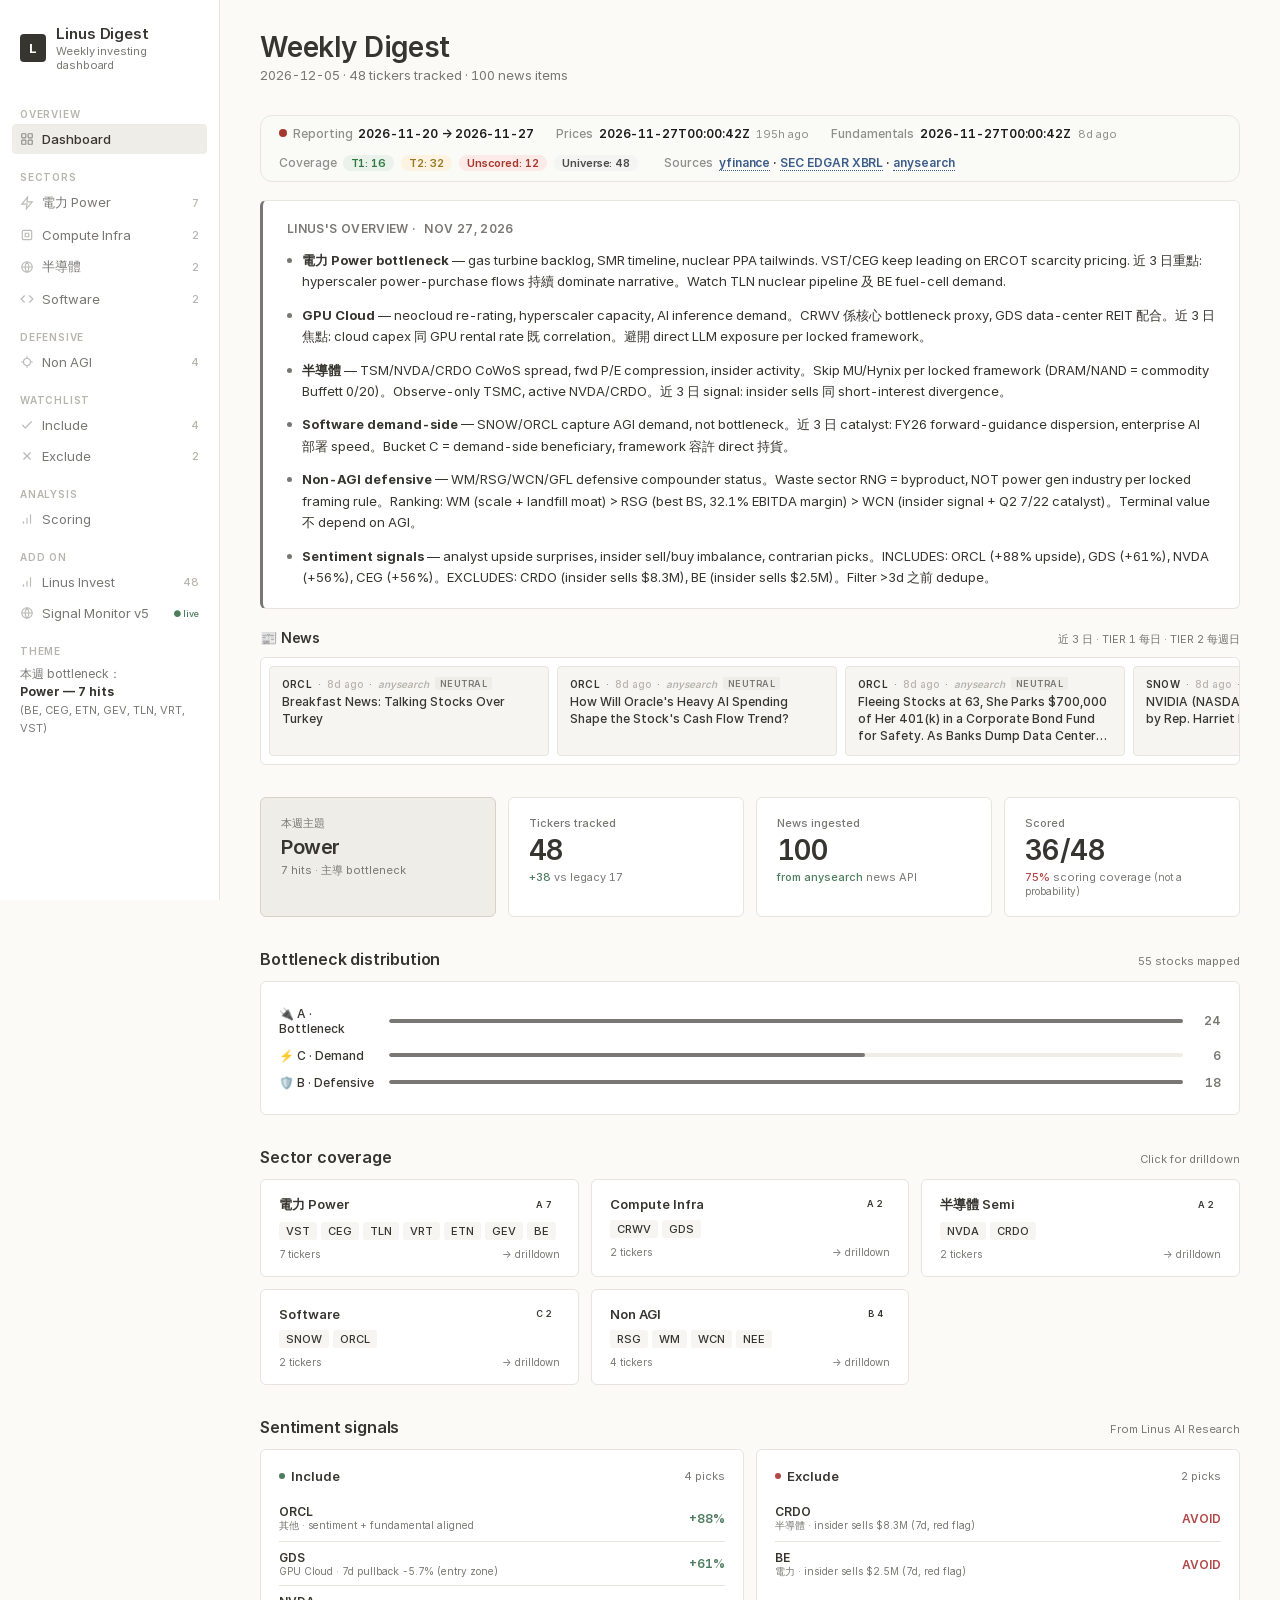
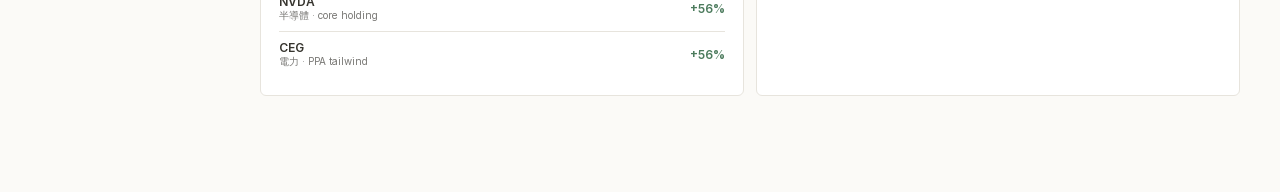
<file: index.html>
<!DOCTYPE html>
<html lang="zh-HK">
<head>
<!-- nav-badges dynamic + cache-bust 2026-07-15 -->
<meta charset="UTF-8">
<meta name="viewport" content="width=device-width, initial-scale=1.0">
<meta http-equiv="Cache-Control" content="no-cache, no-store, must-revalidate">
<meta http-equiv="Pragma" content="no-cache">
<meta http-equiv="Expires" content="0">
<title>Weekly Investing Digest — Dashboard</title>
<link rel="stylesheet" href="fonts/inter.css">
<link rel="stylesheet" href="fonts/jetbrains.css">
<style>
:root{
/* Notion-inspired warm palette — locked, no dark mode */
--bg:#fbfaf7;--surface:#ffffff;--surface-2:#f6f5f1;--surface-3:#efede7;
--border:#e7e4dd;--border-strong:#d6d2c7;
--text:#37352f;--text-muted:#787774;--text-faint:#b6b4ad;
--accent:#787774;--accent-light:#efede7;
--success:#4d7c5e;--success-light:#e8f0ea;
--warning:#b08d4a;--warning-light:#f5eeda;
--error:#b34747;--error-light:#f5e7e7;
--purple:#8b7dbe;--purple-light:#f0edf8;
--teal:#4a7d8b;--teal-light:#e8eff1;
--tier1:#37352f;--tier2:#787774;--tier3:#b08d4a;--tier4:#8b7dbe;--tierunrated:#b8b4a8;
--radius-sm:4px;--radius-md:6px;--radius-lg:8px;
--shadow:0 1px 2px rgba(0,0,0,0.04);

  /* Emil Kowalski / Apple motion tokens — added 2026-07-25 EMIL-POLISH:TOKENS */
  --fluid:  cubic-bezier(0.16, 1, 0.3, 1);
  --snap:   cubic-bezier(0.32, 0.72, 0, 1);
  --ease-out-quad: cubic-bezier(0.25, 0.46, 0.45, 0.94);
  --d-tap:  100ms;
  --d-fast: 200ms;
  --d-base: 300ms;
  --d-fluid: 400ms;
  --press-scale: 0.98;
}
*,*::before,*::after{box-sizing:border-box;margin:0;padding:0;}
html{-webkit-font-smoothing:antialiased;}
body{font-family:'Inter',-apple-system,BlinkMacSystemFont,sans-serif;font-size:14px;color:var(--text);background:var(--bg);min-height:100vh;font-feature-settings:'tnum' 1;}
a{color:inherit;text-decoration:none;}
button{cursor:pointer;background:none;border:none;font:inherit;color:inherit;}

/* SIDEBAR */
.app{display:flex;min-height:100vh;align-items:flex-start;}
.sidebar{width:220px;background:var(--surface);border-right:1px solid var(--border);padding:24px 12px;flex-shrink:0;position:sticky;top:0;height:100vh;overflow-y:auto;transition:transform var(--d-base) var(--fluid);}
.sidebar-logo{font-size:15px;font-weight:600;letter-spacing:-0.01em;padding:0 8px 20px;display:flex;align-items:center;gap:10px;}
.logo-mark{width:28px;height:28px;background:var(--text);border-radius:4px;display:flex;align-items:center;justify-content:center;color:var(--surface);font-weight:700;font-size:13px;}
.logo-sub{font-size:11px;color:var(--text-muted);font-weight:400;margin-top:1px;}
.nav-section{font-size:10px;font-weight:600;color:var(--text-faint);letter-spacing:0.08em;text-transform:uppercase;padding:16px 8px 4px;}
.nav-item{display:flex;align-items:center;gap:8px;padding:7px 8px;border-radius:var(--radius-sm);font-size:13px;color:var(--text-muted);cursor:pointer;margin-bottom:1px;font-weight:400;transition:background var(--d-fast) var(--fluid),color var(--d-fast) var(--fluid);}
.nav-item:hover{background:var(--surface-2);color:var(--text);}
.nav-item.active{background:var(--surface-3);color:var(--text);font-weight:500;}
.nav-item svg{width:14px;height:14px;flex-shrink:0;opacity:0.5;}
.nav-item:hover svg{opacity:0.8;}
.nav-badge{margin-left:auto;font-size:11px;font-weight:500;color:var(--text-faint);font-variant-numeric:tabular-nums;}
.nav-item-ext{display:flex;align-items:center;gap:8px;padding:7px 8px;border-radius:var(--radius-sm);font-size:13px;color:var(--text-muted);cursor:pointer;margin-bottom:1px;transition:background var(--d-fast) var(--fluid),color var(--d-fast) var(--fluid);}
.nav-item-ext:hover{background:var(--surface-2);color:var(--text);}
.nav-item-ext.active{background:var(--surface-3);color:var(--text);font-weight:500;}
.nav-item-ext svg{width:14px;height:14px;flex-shrink:0;opacity:0.5;}

/* MAIN */
.main{flex:1;min-width:0;padding:32px 40px 64px;max-width:1200px;}
.topbar{display:flex;align-items:flex-end;justify-content:space-between;margin-bottom:32px;}
.topbar-left h1{font-size:28px;font-weight:600;letter-spacing:-0.02em;line-height:1.1;}
.topbar-left .subtitle{font-size:13px;color:var(--text-muted);margin-top:4px;font-weight:400;}
.topbar-right{display:flex;align-items:center;gap:8px;}
.icon-btn{width:32px;height:32px;border-radius:var(--radius-sm);display:flex;align-items:center;justify-content:center;color:var(--text-muted);border:1px solid var(--border);}
.icon-btn:hover{background:var(--surface-2);color:var(--text);}
.icon-btn svg{width:15px;height:15px;}

/* KPI */
.kpi-grid{display:grid;grid-template-columns:repeat(4,1fr);gap:12px;margin-bottom:32px;}
.kpi-card{background:var(--surface);border-radius:var(--radius-md);padding:18px 20px;border:1px solid var(--border);}
.kpi-card.featured{background:var(--surface-3);border-color:var(--border-strong);}
.kpi-label{font-size:11px;font-weight:500;color:var(--text-muted);margin-bottom:6px;}
.kpi-value{font-size:28px;font-weight:600;letter-spacing:-0.02em;font-variant-numeric:tabular-nums;line-height:1;}
.kpi-meta{font-size:11px;color:var(--text-muted);margin-top:6px;font-variant-numeric:tabular-nums;}
.kpi-delta{display:inline-flex;align-items:center;gap:3px;font-weight:500;}
.delta-up{color:var(--success);}.delta-down{color:var(--error);}.delta-neutral{color:var(--text-muted);}

/* SECTION */
.section{margin-bottom:32px;}
.section-header{display:flex;align-items:baseline;justify-content:space-between;margin-bottom:12px;}
.section-title{font-size:16px;font-weight:600;letter-spacing:-0.01em;}
.section-meta{font-size:11px;color:var(--text-muted);}

/* SECTOR CARDS */
.sector-grid{display:grid;grid-template-columns:repeat(auto-fill,minmax(260px,1fr));gap:12px;}
.sector-card{background:var(--surface);border-radius:var(--radius-md);padding:16px 18px;border:1px solid var(--border);cursor:pointer;transition:border-color var(--d-fast) var(--fluid),background var(--d-fast) var(--fluid);}
.sector-card:hover{border-color:var(--border-strong);background:var(--surface-2);}
.sector-card-head{display:flex;align-items:center;justify-content:space-between;margin-bottom:8px;}
.sector-name{font-size:13px;font-weight:600;}
.sector-tier-badge{font-size:9px;font-weight:600;padding:2px 7px;border-radius:3px;letter-spacing:0.05em;text-transform:uppercase;}
.tier-1{background:var(--tier1);color:var(--bg);}
.tier-2{background:var(--accent-light);color:var(--accent);}
.tier-3{background:var(--warning-light);color:var(--warning);}
.tier-4{background:var(--purple-light);color:var(--purple);}
.sector-tickers{display:flex;flex-wrap:wrap;gap:4px;margin-bottom:8px;}
.ticker-chip{font-size:11px;font-weight:500;padding:2px 7px;border-radius:3px;background:var(--surface-2);color:var(--text);font-variant-numeric:tabular-nums;}
.ticker-chip.up{background:var(--success-light);color:var(--success);}
.ticker-chip.down{background:var(--error-light);color:var(--error);}
.sector-meta{font-size:10px;color:var(--text-muted);display:flex;justify-content:space-between;}

/* TICKER CARDS */
.ticker-grid{display:grid;grid-template-columns:repeat(auto-fill,minmax(300px,1fr));gap:12px;}
.ticker-card{background:var(--surface);border-radius:var(--radius-md);padding:16px 18px;border:1px solid var(--border);cursor:pointer;transition:border-color var(--d-fast) var(--fluid),background var(--d-fast) var(--fluid);}
.ticker-card:hover{border-color:var(--border-strong);background:var(--surface-2);}
.ticker-head{display:flex;align-items:baseline;justify-content:space-between;margin-bottom:2px;}
.ticker-symbol{font-size:16px;font-weight:600;letter-spacing:-0.01em;font-variant-numeric:tabular-nums;}
.ticker-name{font-size:11px;color:var(--text-muted);margin-bottom:4px;}
.ticker-desc{font-size:11px;color:var(--text);line-height:1.45;margin-bottom:4px;}
.ticker-why{font-size:10px;color:var(--accent);line-height:1.4;padding:4px 8px;background:var(--accent-light);border-radius:var(--radius-sm);margin-bottom:8px;}
.ticker-news-count{font-size:10px;font-weight:500;color:var(--text-muted);font-variant-numeric:tabular-nums;}
.ticker-signal{font-size:12px;color:var(--text);line-height:1.5;padding-top:10px;border-top:1px solid var(--border);margin-top:8px;}
.ticker-signal-label{font-size:10px;font-weight:600;color:var(--text-muted);text-transform:uppercase;letter-spacing:0.06em;margin-bottom:3px;}

/* SIGNAL LIST */
.signal-list{display:grid;grid-template-columns:1fr 1fr;gap:12px;}
.signal-col{background:var(--surface);border-radius:var(--radius-md);padding:18px;border:1px solid var(--border);}
.signal-col-head{display:flex;align-items:center;gap:6px;font-size:13px;font-weight:600;margin-bottom:12px;}
.signal-col-head .dot{width:6px;height:6px;border-radius:50%;}
.dot-include{background:var(--success);}.dot-exclude{background:var(--error);}
.signal-row{display:flex;align-items:center;justify-content:space-between;padding:8px 0;border-top:1px solid var(--border);}
.signal-row:first-of-type{border-top:none;}
.signal-ticker{font-size:12px;font-weight:600;font-variant-numeric:tabular-nums;}
.signal-tag{font-size:10px;color:var(--text-muted);font-weight:400;}
.signal-upside{font-size:12px;font-weight:600;font-variant-numeric:tabular-nums;}
.upside-up{color:var(--success);}.upside-down{color:var(--error);}

/* BUCKET BARS */
.bucket-bars{background:var(--surface);border-radius:var(--radius-md);padding:18px;border:1px solid var(--border);}
.bucket-row{display:flex;align-items:center;gap:10px;padding:6px 0;}
.bucket-label{font-size:12px;font-weight:500;width:100px;}
.bucket-bar-wrap{flex:1;height:4px;background:var(--surface-3);border-radius:2px;overflow:hidden;}
.bucket-bar{height:100%;background:var(--text-muted);border-radius:2px;transition:width 0.8s cubic-bezier(0.16,1,0.3,1);}
.bucket-val{font-size:12px;font-weight:600;width:28px;text-align:right;font-variant-numeric:tabular-nums;color:var(--text-muted);}

/* LINUS TAKE */
.linus-overview{background:var(--surface);border-radius:var(--radius-md);padding:20px 24px;border:1px solid var(--border);margin-bottom:20px;border-left:3px solid var(--accent);}
.linus-overview-header{display:flex;align-items:center;gap:8px;margin-bottom:14px;font-size:12px;font-weight:600;color:var(--text-muted);letter-spacing:0.03em;text-transform:uppercase;}
.linus-overview-body{display:flex;flex-direction:column;gap:12px;}
.linus-overview-item{display:flex;align-items:flex-start;gap:10px;font-size:13px;line-height:1.65;color:var(--text);}
.linus-dot{width:5px;height:5px;border-radius:50%;background:var(--text-muted);flex-shrink:0;margin-top:8px;}

/* NEWS TICKER */
.news-ticker-wrap{overflow:hidden;border-radius:var(--radius-md);border:1px solid var(--border);background:var(--surface);}
.news-ticker{display:flex;gap:8px;padding:8px;overflow-x:auto;scrollbar-width:thin;scroll-behavior:smooth;}
.news-ticker::-webkit-scrollbar{height:6px;}
.news-ticker::-webkit-scrollbar-thumb{background:var(--border-strong);border-radius:3px;}
.news-ticker::-webkit-scrollbar-track{background:var(--surface-2);}
.news-card{flex:0 0 280px;background:var(--surface-2);border:1px solid var(--border);border-radius:var(--radius-sm);padding:10px 12px;display:flex;flex-direction:column;gap:4px;text-decoration:none;color:inherit;transition:border-color var(--d-fast) var(--fluid),background var(--d-fast) var(--fluid);cursor:pointer;}
.news-card:hover{border-color:var(--border-strong);background:var(--surface-3);}
.news-card-meta{display:flex;align-items:center;gap:6px;font-size:10px;color:var(--text-muted);font-weight:500;}
.news-card-ticker{font-weight:600;color:var(--text);font-variant-numeric:tabular-nums;letter-spacing:0.02em;}
.news-card-time{color:var(--text-faint);}
.news-card-source{font-style:italic;color:var(--text-faint);font-weight:600;}
.news-card-title{font-size:12px;line-height:1.4;color:var(--text);font-weight:500;display:-webkit-box;-webkit-line-clamp:3;-webkit-box-orient:vertical;overflow:hidden;text-overflow:ellipsis;}
.news-card-sentiment{font-size:9px;font-weight:600;padding:1px 5px;border-radius:2px;text-transform:uppercase;letter-spacing:0.05em;}
.sentiment-bullish{background:var(--success-light);color:var(--success);}
.sentiment-bearish{background:var(--error-light);color:var(--error);}
.sentiment-neutral{background:var(--surface-3);color:var(--text-muted);}
.news-empty{padding:24px;text-align:center;color:var(--text-muted);font-size:12px;font-style:italic;}

/* PRICE / SCORE IN DETAIL */
.detail-price-row{display:flex;align-items:center;gap:16px;margin-bottom:16px;padding:12px 16px;background:var(--surface-2);border-radius:8px;}
.detail-price{font-size:24px;font-weight:600;}
.detail-trend{font-size:14px;color:var(--text-muted);}
.detail-score-badge{font-size:12px;padding:4px 10px;border-radius:12px;font-weight:600;}
.tier-unrated{background:var(--surface-3);color:var(--text-muted);border:1px solid var(--border-strong);}
.grade-NA{background:var(--surface-3);color:var(--text-muted);border:1px solid var(--border-strong);}
.grade-A{background:#1b5e20;color:#fff;}
.grade-B-plus{background:#2e7d32;color:#fff;}
.grade-B{background:#f9a825;color:#000;}
.grade-B-minus{background:#ef6c00;color:#fff;}
.grade-C-plus{background:#d84315;color:#fff;}

/* SCORING PAGE */
.scoring-section{margin-bottom:28px;}
.scoring-section h2{font-size:16px;font-weight:600;margin-bottom:10px;}
.scoring-section p{font-size:13px;color:var(--text-muted);line-height:1.6;margin-bottom:8px;}
.scoring-dims{display:grid;grid-template-columns:repeat(auto-fill,minmax(200px,1fr));gap:8px;margin-bottom:20px;}
.scoring-dim{background:var(--surface);border:1px solid var(--border);border-radius:var(--radius-md);padding:14px 16px;}
.scoring-dim-name{font-size:12px;font-weight:600;margin-bottom:2px;}
.scoring-dim-pts{font-size:20px;font-weight:600;color:var(--text-muted);}
.scoring-dim-desc{font-size:10px;color:var(--text-faint);margin-top:2px;}
.grade-table{width:100%;border-collapse:collapse;font-size:12px;margin-bottom:20px;}
.grade-table th,.grade-table td{padding:6px 10px;text-align:left;border-bottom:1px solid var(--border);}
.grade-table th{font-weight:600;color:var(--text-muted);font-size:10px;text-transform:uppercase;letter-spacing:0.05em;}
.rank-table{width:100%;border-collapse:collapse;font-size:12px;}
.rank-table th{padding:6px 10px;text-align:left;border-bottom:1px solid var(--border);font-weight:600;color:var(--text-muted);font-size:10px;text-transform:uppercase;letter-spacing:0.05em;}
.rank-table td{padding:6px 10px;border-bottom:1px solid var(--border);}
.rank-num{color:var(--text-faint);font-weight:500;width:24px;text-align:right;}

/* TICKER CARD PRICE */
.ticker-price-row{display:flex;align-items:center;gap:6px;margin-bottom:6px;font-size:12px;}
.ticker-price{font-weight:600;font-variant-numeric:tabular-nums;}
.ticker-price-up{color:var(--success);}
.ticker-price-down{color:var(--error);}
.ticker-score{font-size:9px;padding:1px 6px;border-radius:8px;font-weight:600;margin-left:auto;}

/* DETAIL VIEW */
.panel-view{display:none;}
.panel-view.active{display:block;}
.back-btn{display:inline-flex;align-items:center;gap:4px;font-size:12px;color:var(--text-muted);cursor:pointer;margin-bottom:16px;font-weight:400;background:none;border:none;padding:0;}
.back-btn:hover{color:var(--text);text-decoration:underline;}
.detail-head{background:var(--surface);border-radius:var(--radius-md);padding:24px;border:1px solid var(--border);margin-bottom:20px;}
.detail-head-row{display:flex;align-items:baseline;justify-content:space-between;margin-bottom:8px;}
.detail-symbol{font-size:36px;font-weight:600;letter-spacing:-0.02em;font-variant-numeric:tabular-nums;}
.detail-name{font-size:14px;color:var(--text-muted);}
.detail-desc{font-size:13px;color:var(--text);line-height:1.5;margin-top:8px;padding:0 0 4px 0;}
.detail-why{font-size:12px;color:var(--accent);line-height:1.5;padding:8px 10px;background:var(--accent-light);border-radius:var(--radius-sm);margin:8px 0 12px 0;}
.detail-news-list{background:var(--surface);border-radius:var(--radius-md);border:1px solid var(--border);overflow:hidden;}
.detail-news-item{padding:14px 18px;border-bottom:1px solid var(--border);cursor:pointer;transition:background var(--d-fast) var(--fluid);}
.detail-news-item:last-child{border-bottom:none;}
.detail-news-item:hover{background:var(--surface-2);}
.detail-news-meta{display:flex;align-items:center;gap:8px;margin-bottom:4px;font-size:10px;color:var(--text-muted);}
.detail-news-source{font-weight:600;color:var(--text);}
.detail-news-title{font-size:13px;font-weight:400;line-height:1.4;}

/* MOBILE */
.menu-toggle{display:none;}
.sidebar-overlay{display:none;}
@media (max-width:1024px){.kpi-grid{grid-template-columns:repeat(2,1fr);}.signal-list{grid-template-columns:1fr;}}
@media (max-width:768px){
.menu-toggle{display:flex;position:fixed;top:12px;left:12px;z-index:99;width:44px;height:44px;background:var(--surface);border:1px solid var(--border);border-radius:var(--radius-sm);align-items:center;justify-content:center;color:var(--text);-webkit-tap-highlight-color:transparent;touch-action:manipulation;cursor:pointer;}
.sidebar-overlay{display:block;position:fixed;inset:0;background:rgba(0,0,0,0.3);z-index:50;opacity:0;pointer-events:none;transition:opacity var(--d-base) var(--fluid);-webkit-tap-highlight-color:transparent;}
.sidebar-overlay.active{opacity:1;pointer-events:auto;}
.nav-item,.nav-item-ext,.menu-toggle,.back-btn{-webkit-tap-highlight-color:transparent;touch-action:manipulation;}
.sidebar{position:fixed;left:0;top:0;z-index:60;transform:translateX(-100%);width:260px;-webkit-overflow-scrolling:touch;overscroll-behavior:contain;}
.sidebar.open{transform:translateX(0);}
.main{padding:56px 16px 48px;}
.topbar-left h1{font-size:22px;}
.kpi-value{font-size:22px;}
}

/* === EMIL-POLISH:PRESS — scale(0.98) on :active for tactile feedback === */
.nav-item:active, .nav-item-ext:active,
.sector-card:active, .ticker-card:active,
.news-card:active, .detail-news-item:active,
.icon-btn:active, .back-btn:active {
  transform: scale(var(--press-scale));
  transition: transform 80ms var(--snap);
}


/* === EMIL-POLISH:HOVER-GATE — touch devices don't fire false hovers === */
@media (hover: hover) and (pointer: fine) {
  .nav-item:hover, .nav-item-ext:hover, .icon-btn:hover { background: var(--surface-2); color: var(--text); }
  .nav-item:hover svg { opacity: 0.8; }
  .sector-card:hover, .ticker-card:hover, .news-card:hover { border-color: var(--border-strong); background: var(--surface-2); }
  .detail-news-item:hover, .back-btn:hover { background: var(--surface-2); color: var(--text); }
  .ticker-head .ticker-symbol a:hover { color: var(--accent); text-decoration: underline; }
  .ticker-yahoo a:hover { text-decoration: underline; color: var(--text); }
}


/* === EMIL-POLISH:REDUCED-MOTION — respect OS setting === */
@media (prefers-reduced-motion: reduce) {
  *, *::before, *::after {
    transition-duration: 0.01ms !important;
    animation-duration: 0.01ms !important;
    animation-iteration-count: 1 !important;
  }
}


/* === EMIL-POLISH:STAGGER — sector-card cascade mount === */
@keyframes emil-fade-in {
  from { opacity: 0; transform: translateY(8px); }
  to   { opacity: 1; transform: translateY(0); }
}
.sector-card { animation: emil-fade-in var(--d-base) var(--fluid) backwards; }
.sector-card:nth-child(1) { animation-delay: 0ms; }
.sector-card:nth-child(2) { animation-delay: 50ms; }
.sector-card:nth-child(3) { animation-delay: 100ms; }
.sector-card:nth-child(4) { animation-delay: 150ms; }
.sector-card:nth-child(5) { animation-delay: 200ms; }
.sector-card:nth-child(6) { animation-delay: 250ms; }

.data-status-bar {
  display: flex;
  align-items: center;
  flex-wrap: wrap;
  gap: 14px 22px;
  padding: 10px 18px;
  margin: 12px 0 18px 0;
  background: #FAFAF7;
  border: 1px solid #E8E6E1;
  border-radius: 12px;
  font-size: 12px;
  color: #4A4A48;
  letter-spacing: -0.005em;
}
.data-status-stale {
  padding: 10px 18px;
  margin: 12px 0 18px 0;
  background: #FBEAE7;
  border: 1px solid #A4382D;
  border-radius: 12px;
  color: #A4382D;
  font-size: 12px;
}
.dsb-group { display: inline-flex; align-items: center; gap: 6px; }
.dsb-label { color: #8E8E8B; font-weight: 500; }
.dsb-val { color: #1A1A1A; font-weight: 600; font-variant-numeric: tabular-nums; }
.dsb-val em { color: #8E8E8B; font-style: normal; font-weight: 400; margin-left: 4px; font-size: 11px; }
.dsb-dot { width: 8px; height: 8px; border-radius: 50%; display: inline-block; flex-shrink: 0; }
.dsb-fresh  { background: #2C7A3E; }
.dsb-aging  { background: #9B7821; }
.dsb-stale  { background: #A4382D; }
.dsb-pill { display: inline-block; padding: 1px 8px; border-radius: 999px; font-size: 11px; font-weight: 600; margin-right: 4px; }
.dsb-pill-t1   { background: #EAF2EB; color: #2C7A3E; }
.dsb-pill-t2   { background: #FDF3E3; color: #9B7821; }
.dsb-pill-miss { background: #FBEAE7; color: #A4382D; }
.dsb-pill-uni  { background: #F4F4F2; color: #4A4A48; }
.dsb-source { color: #3C5C8A; text-decoration: none; border-bottom: 1px dotted #3C5C8A; }
.dsb-source:hover { background: #EAF0FB; }
@media (max-width: 720px) {
  .data-status-bar { padding: 8px 12px; gap: 8px 12px; font-size: 11px; }
  .dsb-pill { font-size: 10px; padding: 1px 6px; }
}

</style>
</head>
<body>
<!-- APP SHELL — sidebar overlay + main layout (sidebar nav, topbar, panel views) -->
<div class="sidebar-overlay" id="sidebarOverlay"></div>
<div class="app">
  <aside class="sidebar" id="sidebar">
    <div class="sidebar-logo">
      <div class="logo-mark">L</div>
      <div>
        <div>Linus Digest</div>
        <div class="logo-sub">Weekly investing dashboard</div>
      </div>
    </div>
    <nav>
      <div class="nav-section">Overview</div>
      <div class="nav-item active" data-view="dashboard">
        <svg viewBox="0 0 24 24" fill="none" stroke="currentColor" stroke-width="2"><rect x="3" y="3" width="7" height="7" rx="1"/><rect x="14" y="3" width="7" height="7" rx="1"/><rect x="14" y="14" width="7" height="7" rx="1"/><rect x="3" y="14" width="7" height="7" rx="1"/></svg>
        Dashboard
      </div>
      <div class="nav-section">Sectors</div>
      <div class="nav-item" onclick="location.href='power.html'"><svg viewBox="0 0 24 24" fill="none" stroke="currentColor" stroke-width="2"><path d="M13 2L3 14h9l-1 8 10-12h-9l1-8z"/></svg>電力 Power<span class="nav-badge" data-sector="power">6</span></div>
      <div class="nav-item" onclick="location.href='compute.html'"><svg viewBox="0 0 24 24" fill="none" stroke="currentColor" stroke-width="2"><rect x="4" y="4" width="16" height="16" rx="2"/><path d="M9 9h6v6H9z"/></svg>Compute Infra<span class="nav-badge" data-sector="compute">2</span></div>
      <div class="nav-item" onclick="location.href='semis.html'"><svg viewBox="0 0 24 24" fill="none" stroke="currentColor" stroke-width="2"><circle cx="12" cy="12" r="9"/><path d="M3 12h18M12 3a14 14 0 0 1 0 18M12 3a14 14 0 0 0 0 18"/></svg>半導體<span class="nav-badge" data-sector="semis">2</span></div>
      <div class="nav-item" onclick="location.href='software.html'"><svg viewBox="0 0 24 24" fill="none" stroke="currentColor" stroke-width="2"><polyline points="16 18, 22 12, 16 6"/><polyline points="8 6, 2 12, 8 18"/></svg>Software<span class="nav-badge" data-sector="software">2</span></div>
      <div class="nav-section">Defensive</div>
      <div class="nav-item" onclick="location.href='nonagi.html'"><svg viewBox="0 0 24 24" fill="none" stroke="currentColor" stroke-width="2"><circle cx="12" cy="12" r="6"/><path d="M12 2v4M12 18v4M2 12h4M18 12h4"/></svg>Non AGI<span class="nav-badge" data-sector="nonagi">4</span></div>
      <div class="nav-section">Watchlist</div>
      <div class="nav-item" data-view="include"><svg viewBox="0 0 24 24" fill="none" stroke="currentColor" stroke-width="2"><polyline points="20 6 9 17 4 12"/></svg>Include<span class="nav-badge">4</span></div>
      <div class="nav-item" data-view="exclude"><svg viewBox="0 0 24 24" fill="none" stroke="currentColor" stroke-width="2"><line x1="18" y1="6" x2="6" y2="18"/><line x1="6" y1="6" x2="18" y2="18"/></svg>Exclude<span class="nav-badge">2</span></div>
      <div class="nav-section">Analysis</div>
      <div class="nav-item" data-view="scoring"><svg viewBox="0 0 24 24" fill="none" stroke="currentColor" stroke-width="2"><path d="M12 20V10"/><path d="M18 20V4"/><path d="M6 20v-4"/></svg><span>Scoring</span></div>
      <div class="nav-section">Add On</div>
      <div class="nav-item-ext" onclick="location.href='linus-invest.html'"><svg viewBox="0 0 24 24" fill="none" stroke="currentColor" stroke-width="2"><path d="M12 20V10"/><path d="M18 20V4"/><path d="M6 20v-4"/></svg><span>Linus Invest</span><span class="nav-badge" data-static="total""></span></div>
      <div class="nav-item-ext" onclick="window.open('https://furryredball.github.io/signal-monitor/','_blank','noopener')"><svg viewBox="0 0 24 24" fill="none" stroke="currentColor" stroke-width="2"><circle cx="12" cy="12" r="9"/><path d="M12 3a14 14 0 0 1 0 18M12 3a14 14 0 0 0 0 18M3 12h18"/></svg><span>Signal Monitor v5</span><span class="nav-badge" style="font-size:9px;color:var(--success);">● live</span></div>
      <div class="nav-section">Theme</div>
      <div style="padding:4px 8px;font-size:12px;color:var(--text-muted);line-height:1.5;">本週 bottleneck：<br><strong style="color:var(--text);">Power — 7 hits</strong><br><span style="font-size:11px;" id="powerHitsList">(BE, CEG, ETN, GEV, TLN, VRT, VST)</span></div>
    </nav>
  </aside>

  <main class="main">
    <button type="button" class="menu-toggle" id="menuToggle" aria-label="Menu" aria-expanded="false" aria-controls="sidebar"><svg width="18" height="18" viewBox="0 0 24 24" fill="none" stroke="currentColor" stroke-width="2" pointer-events="none"><line x1="3" y1="6" x2="21" y2="6"/><line x1="3" y1="12" x2="21" y2="12"/><line x1="3" y1="18" x2="21" y2="18"/></svg></button>

    <div class="panel-view active" id="view-dashboard">
      <div class="topbar">
        <div class="topbar-left"><h1>Weekly Digest</h1><div class="subtitle" id="dashboardSubtitle">2026-06-28 to 2026-07-04 · 17 tickers · 40 news · 5 trading days</div></div>
      </div>

<!-- DATA TRUST STATUS BAR (added 2026-10-05) — reads DATA_META from data.js -->
      <div id="dataStatusBar" class="data-status-bar"></div>
      <script>
// Deferred: data.js is loaded near the end of <body>, so reading DATA_META here
// before it exists made this banner show "DATA_META not loaded" on a healthy page.
document.addEventListener("DOMContentLoaded", function(){
  if (typeof DATA_META === "undefined") {
    document.getElementById("dataStatusBar").innerHTML =
      "<div class='data-status-stale'>⚠ DATA_META not loaded — check data.js</div>";
    return;
  }
  var m = DATA_META;
  var now = new Date(m.computed_at);
  var age_days = (Date.now() - now.getTime()) / 86400000;
  var freshness = age_days < 2 ? "fresh" : (age_days < 7 ? "aging" : "stale");
  var priceAgo = m.prices_as_of ? ((Date.now() - new Date(m.prices_as_of).getTime()) / 3600000).toFixed(0) + "h ago" : "—";
  var fundAgo  = m.fundamentals_as_of ? ((Date.now() - new Date(m.fundamentals_as_of).getTime()) / 86400000).toFixed(0) + "d ago" : "—";
  var cov = m.coverage || {};
  var sources = m.sources || {};
  var html = "";
  html += "<div class='dsb-group dsb-meta'>";
  html += "  <span class='dsb-dot dsb-"+freshness+"' title='Computed "+age_days.toFixed(1)+"d ago'></span>";
  html += "  <span class='dsb-label'>Reporting</span>";
  html += "  <span class='dsb-val'>"+(m.reporting_period? m.reporting_period.start : "—")+" → "+(m.reporting_period? m.reporting_period.end : "—")+"</span>";
  html += "</div>";
  html += "<div class='dsb-group'>";
  html += "  <span class='dsb-label'>Prices</span>";
  html += "  <span class='dsb-val'>"+(m.prices_as_of||"—")+" <em>"+priceAgo+"</em></span>";
  html += "</div>";
  html += "<div class='dsb-group'>";
  html += "  <span class='dsb-label'>Fundamentals</span>";
  html += "  <span class='dsb-val'>"+(m.fundamentals_as_of||"—")+" <em>"+fundAgo+"</em></span>";
  html += "</div>";
  if (cov.universe) {
    html += "<div class='dsb-group dsb-cov'>";
    html += "  <span class='dsb-label'>Coverage</span>";
    html += "  <span class='dsb-val'>";
    html += "    <span class='dsb-pill dsb-pill-t1'>T1: "+(cov.in_tier1||0)+"</span>";
    html += "    <span class='dsb-pill dsb-pill-t2'>T2: "+(cov.in_tier2||0)+"</span>";
    if (cov.missing_data) html += "    <span class='dsb-pill dsb-pill-miss'>Missing: "+cov.missing_data+"</span>";
    html += "    <span class='dsb-pill dsb-pill-uni'>Universe: "+(cov.universe||0)+"</span>";
    html += "  </span>";
    html += "</div>";
  }
  if (sources.price || sources.fundamentals || sources.news) {
    html += "<div class='dsb-group dsb-src'>";
    html += "  <span class='dsb-label'>Sources</span>";
    html += "  <span class='dsb-val'>";
    if (sources.price)        html += "<a class='dsb-source' href='"+sources.price.url+"' target='_blank' rel='noopener'>"+sources.price.name+"</a> · ";
    if (sources.fundamentals) html += "<a class='dsb-source' href='"+sources.fundamentals.url+"' target='_blank' rel='noopener'>"+sources.fundamentals.name+"</a> · ";
    if (sources.news)         html += "<a class='dsb-source' href='"+sources.news.url+"' target='_blank' rel='noopener'>"+sources.news.name+"</a>";
    html += "  </span>";
    html += "</div>";
  }
  document.getElementById("dataStatusBar").innerHTML = html;
  // The meta counter and the scoring path use different definitions; show the real one.
  var _missPill = document.querySelector("#dataStatusBar .dsb-pill-miss");
  if (_missPill) {
    var _unscored = (typeof TICKERS !== "undefined")
      ? TICKERS.filter(function(t){ return t.score == null; }).length
      : (cov.missing_data || 0);
    _missPill.textContent = "Unscored: " + _unscored;
  }
  // === Patch: keep KPI Scored / Scoring-Coverage in sync with DATA_META.coverage ===
  // Count what is ACTUALLY scored, not DATA_META's missing_data counter — the two
  // use different definitions (meta says 9, the scoring path excludes 12).
  var _tk = (typeof TICKERS !== "undefined") ? TICKERS : null;
  var _scored = _tk ? _tk.filter(function(t){ return t.score != null; }).length : null;
  var _total  = _tk ? _tk.length : (cov.universe || 0);
  var _miss   = _tk ? (_total - _scored) : (cov.missing_data || 0);
  var scoredEl = document.getElementById("kpiScored");
  if (scoredEl && _total) {
    scoredEl.textContent = (_scored != null ? _scored : (_total - _miss)) + "/" + _total;
  }
  var scEl = document.getElementById("kpiScoringCoverage");
  if (scEl && _total) {
    var pct = Math.round(((_total - _miss) / _total) * 100);
    scEl.textContent = pct + "%";
    scEl.className = "kpi-delta " + (pct >= 95 ? "delta-up" : (pct >= 80 ? "delta-neutral" : "delta-down"));
  }
});
      </script>

      
      <div class="section">
        <div class="linus-overview">
        <div class="linus-overview-header" id="linusOverviewHeader">Linus's Overview · <span id="linusOverviewDate">Jul 10, 2026</span></div>
        <div class="linus-overview-body" id="linusOverviewBody">
          <!-- Data-driven render: each OVERVIEW[] entry becomes one .linus-overview-item -->
        </div>
      </div>
      </div>

      <div class="section" id="newsSection" style="margin-top:-12px;">
        <div style="display:flex;align-items:baseline;justify-content:space-between;margin-bottom:10px;">
          <div style="font-size:14px;font-weight:600;letter-spacing:-0.01em;">📰 News</div>
          <div style="font-size:11px;color:var(--text-muted);">近 3 日 · TIER 1 每日 · TIER 2 每週日</div>
        </div>
        <div class="news-ticker-wrap"><div class="news-ticker" id="newsTicker"></div></div>
      </div>
<div class="kpi-grid">
        <div class="kpi-card featured"><div class="kpi-label">本週主題</div><div class="kpi-value" style="font-size:20px;">Power</div><div class="kpi-meta" id="kpiFeaturedTheme">7 hits · 主導 bottleneck</div></div>
        <div class="kpi-card"><div class="kpi-label">Tickers tracked</div><div class="kpi-value" id="kpiTickers">55</div><div class="kpi-meta"><span class="kpi-delta delta-up">+38</span> vs legacy 17</div></div>
        <div class="kpi-card"><div class="kpi-label">News ingested</div><div class="kpi-value" id="kpiNews">—</div><div class="kpi-meta"><span class="kpi-delta delta-up">from anysearch</span> news API</div></div>
        <div class="kpi-card"><div class="kpi-label">Scored</div><div class="kpi-value" id="kpiScored">55/55</div><div class="kpi-meta"><span class="kpi-delta delta-neutral" id="kpiScoringCoverage">—</span> <span style="color:var(--text-muted);">scoring coverage</span> <span style="color:var(--text-muted);font-size:10px;">(not a probability)</span></div></div>
      </div>
      <div class="section">
        <div class="section-header"><div class="section-title">Bottleneck distribution</div><div class="section-meta" id="kpiBottleneckCount">55 stocks mapped</div></div>
        <div class="bucket-bars" id="bucketBars"></div>
      </div>
      <div class="section">
        <div class="section-header"><div class="section-title">Sector coverage</div><div class="section-meta">Click for drilldown</div></div>
        <div class="sector-grid" id="sectorGrid"></div>
      </div>
      <div class="section">
        <div class="section-header"><div class="section-title">Sentiment signals</div><div class="section-meta">From Linus AI Research</div></div>
        <div class="signal-list">
          <div class="signal-col"><div class="signal-col-head"><span class="dot dot-include"></span>Include<span style="margin-left:auto;font-size:11px;color:var(--text-muted);font-weight:400;">4 picks</span></div><div id="includeList"></div></div>
          <div class="signal-col"><div class="signal-col-head"><span class="dot dot-exclude"></span>Exclude<span style="margin-left:auto;font-size:11px;color:var(--text-muted);font-weight:400;">2 picks</span></div><div id="excludeList"></div></div>
        </div>
      </div>
    </div>

    <div class="panel-view" id="view-detail"><button class="back-btn" data-view="dashboard">← Back</button><div id="detailContent"></div></div>
    <div class="panel-view" id="view-include"><button class="back-btn" data-view="dashboard">← Back</button><div class="topbar"><div class="topbar-left"><h1>Stocks to Include</h1><div class="subtitle">4 picks passing sentiment + fundamental filter</div></div></div><div id="includeFull"></div></div>
    <div class="panel-view" id="view-exclude"><button class="back-btn" data-view="dashboard">← Back</button><div class="topbar"><div class="topbar-left"><h1>Stocks to Exclude</h1><div class="subtitle">2 picks with overheating signal</div></div></div><div id="excludeFull"></div></div>
    <div class="panel-view" id="view-scoring">
      <button class="back-btn" data-view="dashboard">← Back</button>
      <div class="topbar"><div class="topbar-left"><h1>Stock Scoring System</h1><div class="subtitle">5-dimension framework · 0–100 conviction grade</div></div></div>
      <div id="scoringContent"></div>
    </div>
  </main>
</div>
<script src="data.js?v=20261127c"></script>
<script>
// ============================================================
// Synthesize legacy TICKERS array from TIER1+TIER2 for backward
// compatibility with downstream tickerCard() / showTickerDetail().
// data.js (TIER1+TIER2) is the single source of truth.
// Schema mapping:
//   TIER1.t → TICKERS.ticker
//   TIER1.tier (use the corresponding string built from se)
//   TIER1.p → TICKERS.price
//   TIER1.desc → TICKERS.desc
//   TIER1.why → TICKERS.why
//   TIER1.ca → TICKERS.ca
// news array, trend, pct, score, grade are not in TIER1+TIER2 — derive from score=mg+bf+bz
// ============================================================
// ── Canonical scoring + tier labelling live in data.js. Do not re-implement here.
// Sector is NOT a conviction proxy: the badge reads the approved CONVICTION map.
function _tierLabel(t) { return _scTierLabel(t); }
function _tierEmoji(se) { return _scTierEmoji(se); }
function _gradeForScore(x) { return _scGradeForScore(x); }
function _scoreStock(t) { return _scScoreStock(t); }

// ============================================================
// 5-DIMENSION SCORING — Leopold Aschenbrenner Situational Awareness
// ============================================================
//
// Each stock = 5 dimensions, real ceiling 95 pts (19/20/19/19/18). A missing input scores nothing.
//
// Dim 1: FRAMEWORK FIT (max 20) — picks-and-shovels / bottleneck alignment
//   - Hard cap 10 for non-AGI (ca==='nonagi') per Pirry 2026-07-13.
//   - AGI bottleneck direct (power transmission / cooling / nuclear
//     / GPU sub-vertical): highest score, ~18-20.
//   - AGI enablement (compute infra, semis): 14-17.
//   - AGI demand beneficiary (software / cloud consumer): 12-15.
//   - Tier-2 / watchlist AGI: 10-13.
//   - Non-AGI terminal value: capped 8-10 (RSG/WM/WCN defensive).
//
// Dim 2: FUNDAMENTAL QUALITY (max 20) — ROE / ROIC derived
//
// Dim 3: TECHNICAL MOMENTUM (max 20) — analyst upside %
//
// Dim 4: SENTIMENT & FLOW (max 20) — analyst buy %
//
// Dim 5: BOTTLENECK SCARCITY (max 20) — supply tightness / lead times
//   AGI beta-weighted: highest bottleneck moats get 18-20.
//   Non-AGI hard cap 10.
//
// Each stock ends up with 5 sub-scores that sum to the conviction
// grade. No flat +25 inflation: every dimension varies by ticker.
// ============================================================

// 5-dimension scoring implementation: _scScoreStock() in data.js (single source).

TICKERS = (function() {
  const out = [];
  [...TIER1, ...TIER2].forEach(function(t) {
    // Tier number (1 or 2) comes from which array the stock originated in.
    // We attach it before scoring: this script runs after TIER1/TIER2 are
    // defined and the legacy shorthand here is `t.t` for ticker.
    // Compute tier by examining which source — easiest: re-detect.
    const isInTier1 = Array.isArray(TIER1) && TIER1.indexOf(t) >= 0;
    const enriched = Object.assign({}, t, { tier: isInTier1 ? 1 : 2 });
    const s = _scoreStock(enriched);
    out.push({
      ticker: enriched.t,
      name: enriched.name || enriched.t,
      desc: enriched.desc || '',
      why: enriched.why || '',
      tier: _tierLabel(enriched),
      tier_emoji: _tierEmoji(enriched.se),
      price: enriched.p,
      trend: '↑',
      pct: '+0.00%',
      score: s.total,
      dims: s.dims,
      grade: s.grade,
      score_complete: s.complete,
      missing: s.missing,
      conviction_tier: (typeof CONVICTION !== 'undefined' && CONVICTION[enriched.t] != null) ? CONVICTION[enriched.t] : null,
      ca: enriched.ca,
      se: enriched.se,
      news: []
    });
  });
  return out;
})();
// INCLUDE / EXCLUDE declared in data.js — don't redeclare here (causes SyntaxError).
// eslint-disable-next-line no-redeclare
var INCLUDE = [{"ticker":"ORCL","sector":"其他","upside":"+88%","note":"sentiment + fundamental aligned"},{"ticker":"GDS","sector":"GPU Cloud","upside":"+61%","note":"7d pullback -5.7% (entry zone)"},{"ticker":"NVDA","sector":"半導體","upside":"+56%","note":"core holding"},{"ticker":"CEG","sector":"電力","upside":"+56%","note":"PPA tailwind"}];
var EXCLUDE = [{"ticker":"CRDO","sector":"半導體","reason":"insider sells $8.3M (7d, red flag)"},{"ticker":"BE","sector":"電力","reason":"insider sells $2.5M (7d, red flag)"}];
</script>
<script>
// BUCKET BARS — 3-bucket cut (locked 2026-07-12 per Pirry):
// Bucket A (bottleneck picks-and-shovels) + Bucket B (defensive non-AGI) + Bucket C (demand-side)
// Counts computed from TICKERS at runtime — single source of truth.
const _bktCounts = {agi: 0, nonagi: 0, demand: 0};
TICKERS.forEach(function(t){ if(_bktCounts[t.ca] !== undefined) _bktCounts[t.ca]++; });
const buckets=[
  {label:'🔌 A · Bottleneck',val:_bktCounts.agi},
  {label:'⚡ C · Demand',val:_bktCounts.demand},
  {label:'🛡️ B · Defensive',val:_bktCounts.nonagi}
];
document.getElementById('bucketBars').innerHTML=buckets.map(b=>'<div class="bucket-row"><div class="bucket-label">'+b.label+'</div><div class="bucket-bar-wrap"><div class="bucket-bar" style="width:'+(b.val*10)+'%"></div></div><div class="bucket-val">'+b.val+'</div></div>').join('');
// LINUS'S OVERVIEW — render from OVERVIEW[] (data.js single source of truth).
// Each entry: {sector, ts, body}. Body may include HTML (e.g. <strong>...</strong>).
(function(){
  var ob = document.getElementById('linusOverviewBody');
  if(!ob) return;
  var ov = (typeof OVERVIEW !== 'undefined') ? OVERVIEW : [];
  if(!ov.length) return;
  var dates = ov.map(function(o){return o.ts;}).filter(Boolean).sort();
  var label = '';
  if(dates.length){
    var dd = new Date(dates[dates.length-1]);
    if(!isNaN(dd.getTime())) label = dd.toLocaleDateString('en-US',{month:'short',day:'numeric',year:'numeric'});
  }
  var ds = document.getElementById('linusOverviewDate');
  if(ds && label) ds.textContent = label;
  ob.innerHTML = ov.map(function(o){
    return '<div class="linus-overview-item"><span class="linus-dot"></span><span>'+o.body+'</span></div>';
  }).join('');
})();

// NEWS FEED — render ticker (horizontal scroll) from NEWS[] (data.js).
// Each entry: {ticker, tier, ts, source, title, url, sentiment}.
(function(){
  var nt = document.getElementById('newsTicker');
  if(!nt) return;
  var list = (typeof NEWS !== 'undefined' ? NEWS : []).slice().sort(function(a,b){
    return (b.ts||'').localeCompare(a.ts||'');
  });
  function esc(s){return (s==null?'':String(s)).replace(/&/g,'&amp;').replace(/</g,'&lt;').replace(/>/g,'&gt;');}
  function rel(iso){
    var t = new Date(iso).getTime();
    if(isNaN(t)) return '';
    var d = Math.floor((Date.now() - t) / 60000);
    if(d < 60) return d+'m ago';
    if(d < 1440) return Math.floor(d/60)+'h ago';
    return Math.floor(d/1440)+'d ago';
  }
  function sentCls(s){return s==='bullish'?'sentiment-bullish':s==='bearish'?'sentiment-bearish':'sentiment-neutral';}
  if(!list.length){
    nt.innerHTML = '<div class="news-empty">No news yet. TIER 1 cron runs 08:00 HKT daily · TIER 2 runs Sun 10:00 HKT weekly.</div>';
    nt.style.display = 'block';
    return;
  }
  nt.innerHTML = list.map(function(n){
    var href = n.url || '#';
    return '<a class="news-card" href="'+href+'" target="_blank" rel="noopener">'
      +'<div class="news-card-meta">'
        +'<span class="news-card-ticker">'+esc(n.ticker||'')+'</span>'
        +'<span>·</span>'
        +'<span class="news-card-time">'+rel(n.ts)+'</span>'
        +'<span>·</span>'
        +'<span class="news-card-source">'+esc(n.source||'')+'</span>'
        +'<span class="news-card-sentiment '+sentCls(n.sentiment)+'">'+esc(n.sentiment||'neutral')+'</span>'
      +'</div>'
      +'<div class="news-card-title">'+esc(n.title||'')+'</div>'
    +'</a>';
  }).join('');
})();

// KPI — fill #kpiNews + #kpiTickers from runtime data (kill static literals)
(function(){
  var n = document.getElementById('kpiNews');
  if(n) n.textContent = (typeof NEWS !== 'undefined' ? NEWS.length : 0);
  var t = document.getElementById('kpiTickers');
  if(t) t.textContent = (typeof TICKERS !== 'undefined' ? TICKERS.length : 0);
})();


// SECTOR CARDS — derived from SECTORS map (data.js) — single source of truth.
// Sector cards show the bucket mix of their members — a sector is not a conviction tier.
const _bucketLetter = {agi:'A',nonagi:'B',demand:'C'};
function _bucketMixForSector(list){var c={};TICKERS.forEach(function(t){if(list.indexOf(t.ticker)>=0){c[t.ca]=(c[t.ca]||0)+1;}});return Object.keys(c).sort().map(function(k){return (_bucketLetter[k]||k)+' '+c[k];}).join(' · ');}
const _pageForSector = {power:'power.html',compute:'compute.html',semis:'semis.html',software:'software.html',nonagi:'nonagi.html'};
const _labelForSector = {power:'電力 Power',compute:'Compute Infra',semis:'半導體 Semi',software:'Software',nonagi:'Non AGI'};
const sectorData = Object.keys(SECTORS).map(function(k){
  return {name: _labelForSector[k] || k, tickers: SECTORS[k], tier: '0', tierName: _bucketMixForSector(SECTORS[k]), page: _pageForSector[k] || ''};
});
document.getElementById('sectorGrid').innerHTML=sectorData.map(function(s){return '<div class="sector-card"'+(s.page?' onclick="location.href='+String.fromCharCode(39)+s.page+String.fromCharCode(39)+'"':'')+'><div class="sector-card-head"><div class="sector-name">'+s.name+'</div><span class="sector-tier-badge tier-'+s.tier+'">'+s.tierName+'</span></div><div class="sector-tickers">'+s.tickers.map(function(t){return '<span class="ticker-chip">'+t+'</span>'}).join('')+'</div><div class="sector-meta"><span>'+s.tickers.length+' tickers</span><span>'+(s.page?'→ drilldown':'觀望')+'</span></div></div>'}).join('');

// INCLUDE/EXCLUDE
document.getElementById('includeList').innerHTML=INCLUDE.map(function(s){return '<div class="signal-row"><div><div class="signal-ticker">'+s.ticker+'</div><div class="signal-tag">'+s.sector+' · '+s.note+'</div></div><div class="signal-upside upside-up">'+s.upside+'</div></div>'}).join('');
document.getElementById('excludeList').innerHTML=EXCLUDE.map(function(s){return '<div class="signal-row"><div><div class="signal-ticker">'+s.ticker+'</div><div class="signal-tag">'+s.sector+' · '+s.reason+'</div></div><div class="signal-upside upside-down">AVOID</div></div>'}).join('');
document.getElementById('includeFull').innerHTML='<div class="signal-col" style="margin-bottom:0;"><div class="signal-col-head"><span class="dot dot-include"></span>Include<span style="margin-left:auto;font-size:11px;color:var(--text-muted);font-weight:400;">'+INCLUDE.length+' picks</span></div>'+INCLUDE.map(function(s){return '<div class="signal-row"><div><div class="signal-ticker">'+s.ticker+'</div><div class="signal-tag">'+s.sector+' · '+s.note+'</div></div><div class="signal-upside upside-up">'+s.upside+'</div></div>'}).join('')+'</div>';
document.getElementById('excludeFull').innerHTML='<div class="signal-col" style="margin-bottom:0;"><div class="signal-col-head"><span class="dot dot-exclude"></span>Exclude<span style="margin-left:auto;font-size:11px;color:var(--text-muted);font-weight:400;">'+EXCLUDE.length+' picks</span></div>'+EXCLUDE.map(function(s){return '<div class="signal-row"><div><div class="signal-ticker">'+s.ticker+'</div><div class="signal-tag">'+s.sector+' · '+s.reason+'</div></div><div class="signal-upside upside-down">AVOID</div></div>'}).join('')+'</div>';

// TICKER CARD
function tickerCard(t){
  var tc=(t.conviction_tier==1?'tier-1':t.conviction_tier==2?'tier-2':t.conviction_tier==3?'tier-3':t.conviction_tier==4?'tier-4':'tier-unrated');
  var tl=(t.tier||'Unrated').toUpperCase();
  var priceClass=t.trend==='↑'?'ticker-price-up':'ticker-price-down';
  var gradeClass='grade-'+(t.grade==null?'NA':(t.grade==='B+'?'B-plus':t.grade.replace('+','-plus')));
  return '<div class="ticker-card" data-ticker="'+t.ticker+'"><div class="ticker-head"><div class="ticker-symbol">'+t.ticker+'</div><span class="sector-tier-badge '+tc+'">'+tl+'</span></div><div class="ticker-price-row"><span class="ticker-price '+priceClass+'">$'+t.price.toFixed(t.price<1?4:2)+'</span><span class="'+priceClass+'">'+t.trend+' '+t.pct+'</span><span class="ticker-score '+gradeClass+'">'+(t.score==null?'insufficient data':t.score+' '+t.grade)+'</span></div><div class="ticker-name">'+t.name+'</div><div class="ticker-desc">'+t.desc+'</div><div class="ticker-why">💡 '+t.why+'</div><div class="ticker-news-count">'+t.news.length+' news items</div><div class="ticker-signal"><div class="ticker-signal-label">Latest</div>'+(t.news[0]?t.news[0].title.slice(0,100)+'...':'No news')+'</div></div>';
}

// SECTOR GRIDS (now in separate pages: power.html, compute.html, etc.)

// DETAIL VIEW
function showTickerDetail(ticker){
  var t=TICKERS.find(function(x){return x.ticker===ticker});if(!t)return;
  var tc=(t.conviction_tier==1?'tier-1':t.conviction_tier==2?'tier-2':t.conviction_tier==3?'tier-3':t.conviction_tier==4?'tier-4':'tier-unrated');
  var tl=(t.tier||'Unrated').toUpperCase();
  var priceClass=t.trend==='↑'?'delta-up':'delta-down';
  var gradeClass='grade-'+(t.grade==null?'NA':(t.grade==='B+'?'B-plus':t.grade.replace('+','-plus')));
  document.getElementById('detailContent').innerHTML='<div class="detail-head"><div class="detail-head-row"><div class="detail-symbol">'+t.ticker+'</div><span class="sector-tier-badge '+tc+'">'+tl+'</span></div><div class="detail-name">'+t.name+'</div><div class="detail-desc">'+t.desc+'</div><div class="detail-why">💡 '+t.why+'</div><div class="detail-price-row"><span class="detail-price">$'+t.price.toFixed(t.price<1?4:2)+'</span><span class="detail-trend '+priceClass+'">'+t.trend+' '+t.pct+'</span><span class="detail-score-badge '+gradeClass+'">Score: '+t.score+' ('+t.grade+')</span></div></div><div class="detail-news-list">'+t.news.map(function(n){return '<a href="'+n.url.replace(/"/g, '&quot;')+'" target="_blank" rel="noopener" class="detail-news-item" style="display:block;"><div class="detail-news-meta"><span class="detail-news-source">'+n.source+'</span><span>·</span><span>'+n.date+'</span></div><div class="detail-news-title">'+n.title+'</div></a>'}).join('')+'</div>';
  switchView('detail');
}

// SCORING PAGE
function renderScoringPage(){
  var dims=[
    {key:'framework',name:'Framework Fit',pts:20,desc:'Picks-and-shovels alignment. Non-AGI hard-capped at 10. AGI beta = highest score.'},
    {key:'fundamental',name:'Fundamental Quality',pts:20,desc:'ROE / ROIC compounding quality'},
    {key:'momentum',name:'Technical Momentum',pts:20,desc:'Analyst upside % vs consensus price target'},
    {key:'sentiment',name:'Sentiment & Flow',pts:20,desc:'% analysts on Buy / Strong-Buy'},
    {key:'scarcity',name:'Bottleneck Scarcity',pts:20,desc:'Supply tightness, lead times, multi-year backlog moats (Aschenbrenner)'}
  ];
  var grades=[
    {range:'\u226585',grade:'A',emoji:'\u{1F7E2}',meaning:'Top conviction'},
    {range:'75\u201384',grade:'B+',emoji:'\u{1F7E2}',meaning:'Strong conviction'},
    {range:'65\u201374',grade:'B',emoji:'\u{1F7E1}',meaning:'Moderate conviction'},
    {range:'55\u201364',grade:'B-',emoji:'\u{1F7E1}',meaning:'Watchlist'},
    {range:'45\u201354',grade:'C+',emoji:'\u{1F7E0}',meaning:'Speculative'},
    {range:'35\u201344',grade:'C',emoji:'\u{1F7E0}',meaning:'Marginal'},
    {range:'<35',grade:'D/F',emoji:'\u{1F534}',meaning:'Avoid'}
  ];
  var ranked=TICKERS.filter(function(t){return t.score!=null;}).sort(function(a,b){return b.score-a.score});
  var unranked=TICKERS.filter(function(t){return t.score==null;}).sort(function(a,b){return a.ticker<b.ticker?-1:1});
  var gradeClassMap={'A':'grade-A','B+':'grade-B-plus','B':'grade-B','B-':'grade-B-minus','C+':'grade-C-plus','C':'grade-C','D/F':'grade-D'};
  var sectorMap={};
  var secKeys=Object.keys(SECTORS);
  secKeys.forEach(function(k){SECTORS[k].forEach(function(t){sectorMap[t]=k})});
  var sectorNames={'power':'Power','compute':'Compute','semis':'Semi','software':'Software','nonagi':'Non AGI'};
  var html='';
  html+='<div class="scoring-section"><h2>Methodology \u2014 Aschenbrenner Situational Awareness</h2><p>Each stock is scored on <strong>5 dimensions, real ceiling 95 pts</strong> (19+20+19+19+18). Thresholds are unchanged; the scale is not normalised to 100. Framework Fit <strong>hard-capped at 10 for non-AGI</strong> tickers (terminal value, no AGI beta). The biggest, longest bottleneck wins the highest scarcity + framework score.</p><p style="font-size:12px;color:var(--text-muted);margin-top:8px;"><strong>Incomplete-data rule (2026-11-15):</strong> a dimension with no verified input scores nothing. If any of fundamentals / momentum / sentiment is missing, the stock gets no total, no grade, and is listed separately as <em>insufficient data</em> — it is never defaulted into the ranking. Valid components are still shown.</p><p style="font-size:12px;color:var(--text-muted);margin-top:8px;">Framework inspired by <em>Situational Awareness</em> (Leopold Aschenbrenner, 2023): power scarcity \u2192 compute bottleneck \u2192 AGI \u2192 superintelligence.</p></div>';
  html+='<div class="scoring-section"><h2>5 Dimensions (95 pts max)</h2><div class="scoring-dims">';
  dims.forEach(function(d){html+='<div class="scoring-dim"><div class="scoring-dim-name">'+d.name+'</div><div class="scoring-dim-pts">'+d.pts+'</div><div class="scoring-dim-desc">'+d.desc+'</div></div>'});
  html+='</div></div>';
  html+='<div class="scoring-section"><h2>Grade Conversion</h2><table class="grade-table"><tr><th>Score</th><th>Grade</th><th>Meaning</th></tr>';
  grades.forEach(function(g){html+='<tr><td>'+g.range+'</td><td>'+g.emoji+' '+g.grade+'</td><td>'+g.meaning+'</td></tr>'});
  html+='</table></div>';
  html+='<div class="scoring-section"><h2>Rankings \u2014 5-Dimension Breakdown</h2><div style="overflow-x:auto;"><table class="rank-table rank-table-wide"><tr><th>#</th><th>Ticker</th><th>Total</th><th>Grade</th><th>Fw</th><th>Fund</th><th>Mom</th><th>Sent</th><th>Scar</th><th>Sector</th></tr>';
  ranked.forEach(function(t,i){
    var sec=sectorNames[sectorMap[t.ticker]]||'Other';
    var gc=gradeClassMap[t.grade]||'grade-B';
    var d=t.dims||{};
    html+='<tr><td class="rank-num">'+(i+1)+'</td><td><strong>'+t.ticker+'</strong></td><td><strong>'+t.score+'</strong></td><td><span class="detail-score-badge '+gc+'">'+t.grade+'</span></td><td>'+(d.framework!=null?d.framework:'\u2014')+'</td><td>'+(d.fundamental!=null?d.fundamental:'<em>missing</em>')+'</td><td>'+(d.momentum!=null?d.momentum:'<em>missing</em>')+'</td><td>'+(d.sentiment!=null?d.sentiment:'<em>missing</em>')+'</td><td>'+(d.scarcity!=null?d.scarcity:'\u2014')+'</td><td>'+sec+'</td></tr>';
  });
  html+='</table></div><p style="font-size:11px;color:var(--text-muted);margin-top:12px;">Cols: Fw = Framework Fit \u00b7 Fund = Fundamental Quality \u00b7 Mom = Technical Momentum \u00b7 Sent = Sentiment &amp; Flow \u00b7 Scar = Bottleneck Scarcity. Column maxima: Fw 19, Fund 20, Mom 19, Sent 19, Scar 18 \u2014 ceiling 95. A row is scored only when every input is present.</p></div>';
  if (unranked.length) {
    html+='<div class="scoring-section"><h2>Excluded \u2014 insufficient data ('+unranked.length+')</h2><p style="font-size:12px;color:var(--text-muted);">No total score, because at least one verified input is missing. Valid components are still shown. Missing data means <em>review needed</em>, never a bad business.</p><div style="overflow-x:auto;"><table class="rank-table"><tr><th>Ticker</th><th>Missing</th><th>Fw</th><th>Fund</th><th>Mom</th><th>Sent</th><th>Scar</th><th>Sector</th></tr>';
    unranked.forEach(function(t){
      var sec=sectorNames[sectorMap[t.ticker]]||'Other';
      var d=t.dims||{};
      html+='<tr><td><strong>'+t.ticker+'</strong></td><td><em>'+((t.missing||[]).join(', '))+'</em></td><td>'+(d.framework!=null?d.framework:'\u2014')+'</td><td>'+(d.fundamental!=null?d.fundamental:'\u2014')+'</td><td>'+(d.momentum!=null?d.momentum:'\u2014')+'</td><td>'+(d.sentiment!=null?d.sentiment:'\u2014')+'</td><td>'+(d.scarcity!=null?d.scarcity:'\u2014')+'</td><td>'+sec+'</td></tr>';
    });
    html+='</table></div></div>';
  }
    document.getElementById('scoringContent').innerHTML=html;
}

// SCORING PAGE TRIGGER
document.querySelector('[data-view="scoring"]').addEventListener('click',function(){
  renderScoringPage();
});

// NAVIGATION
function switchView(viewId){
  document.querySelectorAll('.panel-view').forEach(function(v){v.classList.remove('active')});
  document.querySelectorAll('.nav-item').forEach(function(n){n.classList.remove('active')});
  var t=document.getElementById('view-'+viewId);if(t)t.classList.add('active');
  var n=document.querySelector('[data-view="'+viewId+'"]');if(n)n.classList.add('active');
  // Score page: lazy-render on first activation
  if(viewId==='scoring' && typeof renderScoringPage==='function') renderScoringPage();
  if(window.innerWidth<=768)document.getElementById('sidebar').classList.remove('open');
}
document.querySelectorAll('.nav-item[data-view]').forEach(function(i){i.addEventListener('click',function(){switchView(i.dataset.view)})});

// BACK BUTTONS (delegation)
document.addEventListener('click',function(e){
  var btn=e.target.closest('.back-btn[data-view]');if(btn)switchView(btn.dataset.view);
});

// MOBILE MENU — guarded toggle (prevents iOS Safari double-fire that snaps sidebar open-then-immediately-closed)
(function(){
  var busy=false;
  function toggleMenu(){
    if(busy)return;
    busy=true;
    setTimeout(function(){busy=false;},200);
    var sb=document.getElementById('sidebar');
    var ov=document.getElementById('sidebarOverlay');
    var btn=document.getElementById('menuToggle');
    if(!sb||!ov)return;
    var willOpen=!sb.classList.contains('open');
    sb.classList.toggle('open');
    ov.classList.toggle('active');
    if(btn)btn.setAttribute('aria-expanded',String(willOpen));
  }
  var btn=document.getElementById('menuToggle');
  if(btn){
    // Pointer events handle both touch and mouse uniformly. No touchstart duplicates.
    btn.addEventListener('pointerup',function(e){e.preventDefault();toggleMenu();});
    btn.addEventListener('click',function(e){e.preventDefault();toggleMenu();});
    btn.addEventListener('touchend',function(e){e.preventDefault();toggleMenu();});
  }
  var ov=document.getElementById('sidebarOverlay');
  if(ov){
    ov.addEventListener('pointerup',function(e){e.preventDefault();toggleMenu();});
    ov.addEventListener('click',function(){toggleMenu();});
    ov.addEventListener('touchend',function(e){e.preventDefault();toggleMenu();});
  }
  // Esc closes menu (desktop + mobile keyboard)
  document.addEventListener('keydown',function(e){
    if(e.key==='Escape'){
      var sb=document.getElementById('sidebar');
      if(sb&&sb.classList.contains('open'))toggleMenu();
    }
  });
})();

// THEME TOGGLE
(function(){
  // Theme locked — Notion-style warm palette only. No toggle.
  document.documentElement.setAttribute('data-theme','light');
})();

</script>
<script>
// NAV BADGES — dynamic from SECTORS[] / INCLUDE[] / EXCLUDE[] / TICKERS[]
// Replaces hardcoded counts. Single source of truth = data.js.
(function(){
  try {
    document.querySelectorAll('[data-sector]').forEach(function(el){
      var sec = el.getAttribute('data-sector');
      if (typeof SECTORS !== 'undefined' && SECTORS[sec]) {
        el.textContent = SECTORS[sec].length;
      }
    });
    document.querySelectorAll('[data-static="include"]').forEach(function(el){
      if (typeof INCLUDE !== 'undefined') el.textContent = INCLUDE.length;
    });
    document.querySelectorAll('[data-static="exclude"]').forEach(function(el){
      if (typeof EXCLUDE !== 'undefined') el.textContent = EXCLUDE.length;
    });
    document.querySelectorAll('[data-static="total"]').forEach(function(el){
      if (typeof TICKERS !== 'undefined') el.textContent = TICKERS.length;
    });
    // Update dashboard subtitle to reflect live counts
    var sub = document.getElementById('dashboardSubtitle');
    if (sub && typeof TICKERS !== 'undefined' && typeof NEWS !== 'undefined') {
      var today = new Date().toISOString().slice(0,10);
      sub.textContent = today + ' · ' + TICKERS.length + ' tickers tracked · ' + NEWS.length + ' news items';
    }
  } catch(e) { console.error('[nav-badge]', e); }
})();
</script>
</body>
</html>
</file>
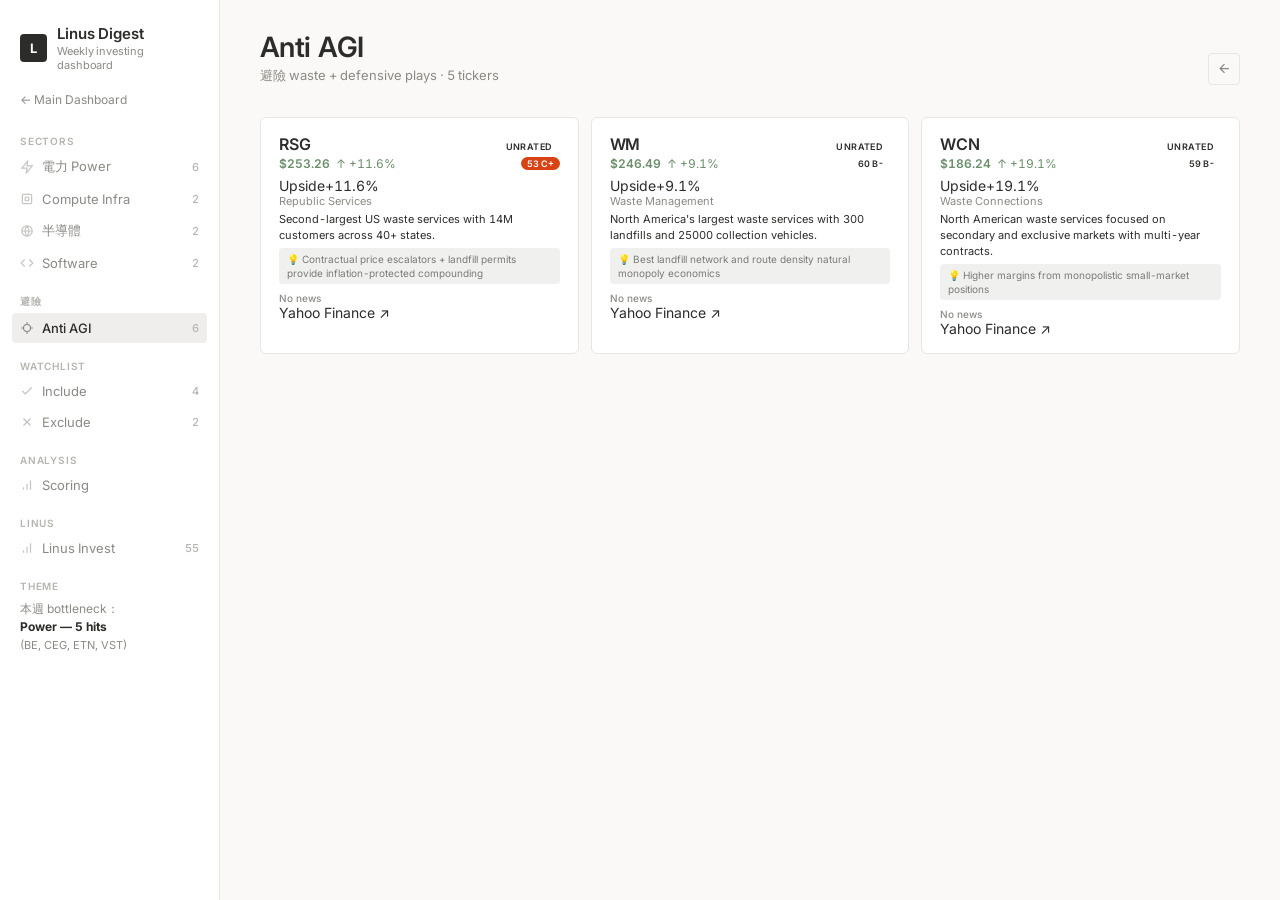
<file: anti-agi.html>
<!DOCTYPE html>
<html lang="zh-HK">
<head>
<meta charset="UTF-8">
<meta name="viewport" content="width=device-width, initial-scale=1.0">
<title>Anti AGI — Weekly Investing Digest</title>
<link rel="preconnect" href="https://fonts.googleapis.com">
<link rel="preconnect" href="https://fonts.gstatic.com" crossorigin>
<link href="https://fonts.googleapis.com/css2?family=Inter:wght@300;400;500;600;700&family=JetBrains+Mono:wght@400;500;700&display=swap" rel="stylesheet">
<style>

:root, [data-theme="light"]{
--bg:#faf9f7;--surface:#ffffff;--surface-2:#f5f4f2;--surface-3:#efeeec;
--border:#e8e6e3;--border-strong:#d9d6d2;
--text:#2c2c2a;--text-muted:#8a8a85;--text-faint:#b5b5b0;
--accent:#7a7a78;--accent-light:#f0f0ee;
--success:#6b8e6b;--success-light:#eef4ee;
--warning:#b8924a;--warning-light:#f7f1e8;
--error:#b85c5c;--error-light:#f7eeed;
--purple:#8b7dbe;--purple-light:#f1effa;
--tier1:#2c2c2a;--tier2:#7a7a78;--tier3:#b8924a;--tier4:#8b7dbe;
--radius-sm:4px;--radius-md:6px;--radius-lg:8px;
--shadow:0 1px 2px rgba(0,0,0,0.03);
}
[data-theme="dark"]{
--bg:#1a1a19;--surface:#232321;--surface-2:#2a2a28;--surface-3:#30302e;
--border:#383836;--border-strong:#484845;
--text:#e4e4e0;--text-muted:#90908c;--text-faint:#60605c;
--accent:#a0a09c;--accent-light:#2e2e2c;
--success:#7a9d7a;--success-light:#1e2a1e;
--warning:#c4a462;--warning-light:#2a2418;
--error:#c87878;--error-light:#2a1e1e;
--purple:#9999c0;--purple-light:#22202a;
--tier1:#e4e4e0;--tier2:#a0a09c;--tier3:#c4a462;--tier4:#9999c0;
--shadow:0 1px 2px rgba(0,0,0,0.2);
}
@media (prefers-color-scheme: dark){
:root{
--bg:#1a1a19;--surface:#232321;--surface-2:#2a2a28;--surface-3:#30302e;
--border:#383836;--border-strong:#484845;
--text:#e4e4e0;--text-muted:#90908c;--text-faint:#60605c;
--accent:#a0a09c;--accent-light:#2e2e2c;
--success:#7a9d7a;--success-light:#1e2a1e;
--warning:#c4a462;--warning-light:#2a2418;
--error:#c87878;--error-light:#2a1e1e;
--purple:#9999c0;--purple-light:#22202a;
--tier1:#e4e4e0;--tier2:#a0a09c;--tier3:#c4a462;--tier4:#9999c0;
--shadow:0 1px 2px rgba(0,0,0,0.2);
}
}
*,*::before,*::after{box-sizing:border-box;margin:0;padding:0;}
html{-webkit-font-smoothing:antialiased;}
body{font-family:'Inter',-apple-system,BlinkMacSystemFont,sans-serif;font-size:14px;color:var(--text);background:var(--bg);min-height:100vh;font-feature-settings:'tnum' 1;}
a{color:inherit;text-decoration:none;}
button{cursor:pointer;background:none;border:none;font:inherit;color:inherit;}

/* SIDEBAR */
.app{display:flex;min-height:100vh;}
.sidebar{width:220px;background:var(--surface);border-right:1px solid var(--border);padding:24px 12px;flex-shrink:0;position:sticky;top:0;height:100vh;overflow-y:auto;transition:transform 0.25s ease;}
.sidebar-logo{font-size:15px;font-weight:600;letter-spacing:-0.01em;padding:0 8px 20px;display:flex;align-items:center;gap:10px;}
.logo-mark{width:28px;height:28px;background:var(--text);border-radius:4px;display:flex;align-items:center;justify-content:center;color:var(--surface);font-weight:700;font-size:13px;}
.logo-sub{font-size:11px;color:var(--text-muted);font-weight:400;margin-top:1px;}
.nav-section{font-size:10px;font-weight:600;color:var(--text-faint);letter-spacing:0.08em;text-transform:uppercase;padding:16px 8px 4px;}
.nav-item{display:flex;align-items:center;gap:8px;padding:7px 8px;border-radius:var(--radius-sm);font-size:13px;color:var(--text-muted);cursor:pointer;margin-bottom:1px;font-weight:400;transition:background 0.15s,color 0.15s;}
.nav-item:hover{background:var(--surface-2);color:var(--text);}
.nav-item.active{background:var(--surface-3);color:var(--text);font-weight:500;}
.nav-item svg{width:14px;height:14px;flex-shrink:0;opacity:0.5;}
.nav-item:hover svg{opacity:0.8;}
.nav-badge{margin-left:auto;font-size:11px;font-weight:500;color:var(--text-faint);font-variant-numeric:tabular-nums;}
.nav-item-ext{display:flex;align-items:center;gap:8px;padding:7px 8px;border-radius:var(--radius-sm);font-size:13px;color:var(--text-muted);cursor:pointer;margin-bottom:1px;transition:background .15s,color .15s;}
.nav-item-ext:hover{background:var(--surface-2);color:var(--text);}
.nav-item-ext.active{background:var(--surface-3);color:var(--text);font-weight:500;}
.nav-item-ext svg{width:14px;height:14px;flex-shrink:0;opacity:0.5;}

/* MAIN */
.main{flex:1;min-width:0;padding:32px 40px 64px;max-width:1200px;}
.topbar{display:flex;align-items:flex-end;justify-content:space-between;margin-bottom:32px;}
.topbar-left h1{font-size:28px;font-weight:600;letter-spacing:-0.02em;line-height:1.1;}
.topbar-left .subtitle{font-size:13px;color:var(--text-muted);margin-top:4px;font-weight:400;}
.topbar-right{display:flex;align-items:center;gap:8px;}
.icon-btn{width:32px;height:32px;border-radius:var(--radius-sm);display:flex;align-items:center;justify-content:center;color:var(--text-muted);border:1px solid var(--border);}
.icon-btn:hover{background:var(--surface-2);color:var(--text);}
.icon-btn svg{width:15px;height:15px;}

/* KPI */
.kpi-grid{display:grid;grid-template-columns:repeat(4,1fr);gap:12px;margin-bottom:32px;}
.kpi-card{background:var(--surface);border-radius:var(--radius-md);padding:18px 20px;border:1px solid var(--border);}
.kpi-card.featured{background:var(--surface-3);border-color:var(--border-strong);}
.kpi-label{font-size:11px;font-weight:500;color:var(--text-muted);margin-bottom:6px;}
.kpi-value{font-size:28px;font-weight:600;letter-spacing:-0.02em;font-variant-numeric:tabular-nums;line-height:1;}
.kpi-meta{font-size:11px;color:var(--text-muted);margin-top:6px;font-variant-numeric:tabular-nums;}
.kpi-delta{display:inline-flex;align-items:center;gap:3px;font-weight:500;}
.delta-up{color:var(--success);}.delta-down{color:var(--error);}.delta-neutral{color:var(--text-muted);}

/* SECTION */
.section{margin-bottom:32px;}
.section-header{display:flex;align-items:baseline;justify-content:space-between;margin-bottom:12px;}
.section-title{font-size:16px;font-weight:600;letter-spacing:-0.01em;}
.section-meta{font-size:11px;color:var(--text-muted);}

/* SECTOR CARDS */
.sector-grid{display:grid;grid-template-columns:repeat(auto-fill,minmax(260px,1fr));gap:12px;}
.sector-card{background:var(--surface);border-radius:var(--radius-md);padding:16px 18px;border:1px solid var(--border);cursor:pointer;transition:border-color 0.15s,background 0.15s;}
.sector-card:hover{border-color:var(--border-strong);background:var(--surface-2);}
.sector-card-head{display:flex;align-items:center;justify-content:space-between;margin-bottom:8px;}
.sector-name{font-size:13px;font-weight:600;}
.sector-tier-badge{font-size:9px;font-weight:600;padding:2px 7px;border-radius:3px;letter-spacing:0.05em;text-transform:uppercase;}
.tier-1{background:var(--tier1);color:var(--bg);}
.tier-2{background:var(--accent-light);color:var(--accent);}
.tier-3{background:var(--warning-light);color:var(--warning);}
.tier-4{background:var(--purple-light);color:var(--purple);}
.sector-tickers{display:flex;flex-wrap:wrap;gap:4px;margin-bottom:8px;}
.ticker-chip{font-size:11px;font-weight:500;padding:2px 7px;border-radius:3px;background:var(--surface-2);color:var(--text);font-variant-numeric:tabular-nums;}
.ticker-chip.up{background:var(--success-light);color:var(--success);}
.ticker-chip.down{background:var(--error-light);color:var(--error);}
.sector-meta{font-size:10px;color:var(--text-muted);display:flex;justify-content:space-between;}

/* TICKER CARDS */
.ticker-grid{display:grid;grid-template-columns:repeat(auto-fill,minmax(300px,1fr));gap:12px;}
.ticker-card{background:var(--surface);border-radius:var(--radius-md);padding:16px 18px;border:1px solid var(--border);cursor:pointer;transition:border-color 0.15s,background 0.15s;}
.ticker-card:hover{border-color:var(--border-strong);background:var(--surface-2);}
.ticker-head{display:flex;align-items:baseline;justify-content:space-between;margin-bottom:2px;}
.ticker-symbol{font-size:16px;font-weight:600;letter-spacing:-0.01em;font-variant-numeric:tabular-nums;}
.ticker-name{font-size:11px;color:var(--text-muted);margin-bottom:4px;}
.ticker-desc{font-size:11px;color:var(--text);line-height:1.45;margin-bottom:4px;}
.ticker-why{font-size:10px;color:var(--accent);line-height:1.4;padding:4px 8px;background:var(--accent-light);border-radius:var(--radius-sm);margin-bottom:8px;}
.ticker-news-count{font-size:10px;font-weight:500;color:var(--text-muted);font-variant-numeric:tabular-nums;}
.ticker-signal{font-size:12px;color:var(--text);line-height:1.5;padding-top:10px;border-top:1px solid var(--border);margin-top:8px;}
.ticker-signal-label{font-size:10px;font-weight:600;color:var(--text-muted);text-transform:uppercase;letter-spacing:0.06em;margin-bottom:3px;}

/* SIGNAL LIST */
.signal-list{display:grid;grid-template-columns:1fr 1fr;gap:12px;}
.signal-col{background:var(--surface);border-radius:var(--radius-md);padding:18px;border:1px solid var(--border);}
.signal-col-head{display:flex;align-items:center;gap:6px;font-size:13px;font-weight:600;margin-bottom:12px;}
.signal-col-head .dot{width:6px;height:6px;border-radius:50%;}
.dot-include{background:var(--success);}.dot-exclude{background:var(--error);}
.signal-row{display:flex;align-items:center;justify-content:space-between;padding:8px 0;border-top:1px solid var(--border);}
.signal-row:first-of-type{border-top:none;}
.signal-ticker{font-size:12px;font-weight:600;font-variant-numeric:tabular-nums;}
.signal-tag{font-size:10px;color:var(--text-muted);font-weight:400;}
.signal-upside{font-size:12px;font-weight:600;font-variant-numeric:tabular-nums;}
.upside-up{color:var(--success);}.upside-down{color:var(--error);}

/* BUCKET BARS */
.bucket-bars{background:var(--surface);border-radius:var(--radius-md);padding:18px;border:1px solid var(--border);}
.bucket-row{display:flex;align-items:center;gap:10px;padding:6px 0;}
.bucket-label{font-size:12px;font-weight:500;width:100px;}
.bucket-bar-wrap{flex:1;height:4px;background:var(--surface-3);border-radius:2px;overflow:hidden;}
.bucket-bar{height:100%;background:var(--text-muted);border-radius:2px;transition:width 0.8s cubic-bezier(0.16,1,0.3,1);}
.bucket-val{font-size:12px;font-weight:600;width:28px;text-align:right;font-variant-numeric:tabular-nums;color:var(--text-muted);}

/* LINUS TAKE */
.linus-overview{background:var(--surface);border-radius:var(--radius-md);padding:20px 24px;border:1px solid var(--border);margin-bottom:20px;border-left:3px solid var(--accent);}
.linus-overview-header{display:flex;align-items:center;gap:8px;margin-bottom:14px;font-size:12px;font-weight:600;color:var(--text-muted);letter-spacing:0.03em;text-transform:uppercase;}
.linus-overview-body{display:flex;flex-direction:column;gap:12px;}
.linus-overview-item{display:flex;align-items:flex-start;gap:10px;font-size:13px;line-height:1.65;color:var(--text);}
.linus-dot{width:5px;height:5px;border-radius:50%;background:var(--text-muted);flex-shrink:0;margin-top:8px;}

/* PRICE / SCORE IN DETAIL */
.detail-price-row{display:flex;align-items:center;gap:16px;margin-bottom:16px;padding:12px 16px;background:var(--surface-2);border-radius:8px;}
.detail-price{font-size:24px;font-weight:600;}
.detail-trend{font-size:14px;color:var(--text-muted);}
.detail-score-badge{font-size:12px;padding:4px 10px;border-radius:12px;font-weight:600;}
.grade-A{background:#1b5e20;color:#fff;}
.grade-B-plus{background:#2e7d32;color:#fff;}
.grade-B{background:#f9a825;color:#000;}
.grade-B-minus{background:#ef6c00;color:#fff;}
.grade-C-plus{background:#d84315;color:#fff;}

/* SCORING PAGE */
.scoring-section{margin-bottom:28px;}
.scoring-section h2{font-size:16px;font-weight:600;margin-bottom:10px;}
.scoring-section p{font-size:13px;color:var(--text-muted);line-height:1.6;margin-bottom:8px;}
.scoring-dims{display:grid;grid-template-columns:repeat(auto-fill,minmax(200px,1fr));gap:8px;margin-bottom:20px;}
.scoring-dim{background:var(--surface);border:1px solid var(--border);border-radius:var(--radius-md);padding:14px 16px;}
.scoring-dim-name{font-size:12px;font-weight:600;margin-bottom:2px;}
.scoring-dim-pts{font-size:20px;font-weight:600;color:var(--text-muted);}
.scoring-dim-desc{font-size:10px;color:var(--text-faint);margin-top:2px;}
.grade-table{width:100%;border-collapse:collapse;font-size:12px;margin-bottom:20px;}
.grade-table th,.grade-table td{padding:6px 10px;text-align:left;border-bottom:1px solid var(--border);}
.grade-table th{font-weight:600;color:var(--text-muted);font-size:10px;text-transform:uppercase;letter-spacing:0.05em;}
.rank-table{width:100%;border-collapse:collapse;font-size:12px;}
.rank-table th{padding:6px 10px;text-align:left;border-bottom:1px solid var(--border);font-weight:600;color:var(--text-muted);font-size:10px;text-transform:uppercase;letter-spacing:0.05em;}
.rank-table td{padding:6px 10px;border-bottom:1px solid var(--border);}
.rank-num{color:var(--text-faint);font-weight:500;width:24px;text-align:right;}

/* TICKER CARD PRICE */
.ticker-price-row{display:flex;align-items:center;gap:6px;margin-bottom:6px;font-size:12px;}
.ticker-price{font-weight:600;font-variant-numeric:tabular-nums;}
.ticker-price-up{color:var(--success);}
.ticker-price-down{color:var(--error);}
.ticker-score{font-size:9px;padding:1px 6px;border-radius:8px;font-weight:600;margin-left:auto;}

/* DETAIL VIEW */
.panel-view{display:none;}
.panel-view.active{display:block;}
.back-btn{display:inline-flex;align-items:center;gap:4px;font-size:12px;color:var(--text-muted);cursor:pointer;margin-bottom:16px;font-weight:400;background:none;border:none;padding:0;}
.back-btn:hover{color:var(--text);text-decoration:underline;}
.detail-head{background:var(--surface);border-radius:var(--radius-md);padding:24px;border:1px solid var(--border);margin-bottom:20px;}
.detail-head-row{display:flex;align-items:baseline;justify-content:space-between;margin-bottom:8px;}
.detail-symbol{font-size:36px;font-weight:600;letter-spacing:-0.02em;font-variant-numeric:tabular-nums;}
.detail-name{font-size:14px;color:var(--text-muted);}
.detail-desc{font-size:13px;color:var(--text);line-height:1.5;margin-top:8px;padding:0 0 4px 0;}
.detail-why{font-size:12px;color:var(--accent);line-height:1.5;padding:8px 10px;background:var(--accent-light);border-radius:var(--radius-sm);margin:8px 0 12px 0;}
.detail-news-list{background:var(--surface);border-radius:var(--radius-md);border:1px solid var(--border);overflow:hidden;}
.detail-news-item{padding:14px 18px;border-bottom:1px solid var(--border);cursor:pointer;transition:background 0.15s;}
.detail-news-item:last-child{border-bottom:none;}
.detail-news-item:hover{background:var(--surface-2);}
.detail-news-meta{display:flex;align-items:center;gap:8px;margin-bottom:4px;font-size:10px;color:var(--text-muted);}
.detail-news-source{font-weight:600;color:var(--text);}
.detail-news-title{font-size:13px;font-weight:400;line-height:1.4;}

/* MOBILE */
.menu-toggle{display:none;}
.sidebar-overlay{display:none;}
@media (max-width:1024px){.kpi-grid{grid-template-columns:repeat(2,1fr);}.signal-list{grid-template-columns:1fr;}}
@media (max-width:768px){
.menu-toggle{display:flex;position:fixed;top:12px;left:12px;z-index:99;width:36px;height:36px;background:var(--surface);border:1px solid var(--border);border-radius:var(--radius-sm);align-items:center;justify-content:center;color:var(--text);}
.sidebar-overlay{display:block;position:fixed;inset:0;background:rgba(0,0,0,0.3);z-index:50;opacity:0;pointer-events:none;transition:opacity 0.25s;}
.sidebar-overlay.active{opacity:1;pointer-events:auto;}
.sidebar{position:fixed;left:0;top:0;z-index:60;transform:translateX(-100%);width:260px;}
.sidebar.open{transform:translateX(0);}
.main{padding:56px 16px 48px;}
.topbar-left h1{font-size:22px;}
.kpi-value{font-size:22px;}
}

</style>
<script src="data.js"></script>
</head>
<body>
<div class="app">
  <aside class="sidebar" id="sidebar">
    <div class="sidebar-logo">
      <div class="logo-mark">L</div>
      <div>
        <div>Linus Digest</div>
        <div class="logo-sub">Weekly investing dashboard</div>
      </div>
    </div>
    <div style="padding:0 8px 12px;"><a href="index.html" style="font-size:12px;color:var(--text-muted);display:flex;align-items:center;gap:4px;">← Main Dashboard</a></div>
    <nav>
      <div class="nav-section">Sectors</div>
      <div class="nav-item" onclick="location.href='power.html'"><svg viewBox="0 0 24 24" fill="none" stroke="currentColor" stroke-width="2"><path d="M13 2L3 14h9l-1 8 10-12h-9l1-8z"/></svg>電力 Power<span class="nav-badge">6</span></div>
      <div class="nav-item" onclick="location.href='compute.html'"><svg viewBox="0 0 24 24" fill="none" stroke="currentColor" stroke-width="2"><rect x="4" y="4" width="16" height="16" rx="2"/><path d="M9 9h6v6H9z"/></svg>Compute Infra<span class="nav-badge">2</span></div>
      <div class="nav-item" onclick="location.href='semis.html'"><svg viewBox="0 0 24 24" fill="none" stroke="currentColor" stroke-width="2"><circle cx="12" cy="12" r="9"/><path d="M3 12h18M12 3a14 14 0 0 1 0 18M12 3a14 14 0 0 0 0 18"/></svg>半導體<span class="nav-badge">2</span></div>
      <div class="nav-item" onclick="location.href='software.html'"><svg viewBox="0 0 24 24" fill="none" stroke="currentColor" stroke-width="2"><polyline points="16 18 22 12 16 6"/><polyline points="8 6 2 12 8 18"/></svg>Software<span class="nav-badge">2</span></div>
      <div class="nav-section">避險</div>
      <div class="nav-item active" onclick="location.href='anti-agi.html'" class="nav-item active"><svg viewBox="0 0 24 24" fill="none" stroke="currentColor" stroke-width="2"><circle cx="12" cy="12" r="6"/><path d="M12 2v4M12 18v4M2 12h4M18 12h4"/></svg>Anti AGI<span class="nav-badge">6</span></div>
      <div class="nav-section">Watchlist</div>
      <div class="nav-item" onclick="location.href='index.html#include'"><svg viewBox="0 0 24 24" fill="none" stroke="currentColor" stroke-width="2"><polyline points="20 6 9 17 4 12"/></svg>Include<span class="nav-badge">4</span></div>
      <div class="nav-item" onclick="location.href='index.html#exclude'"><svg viewBox="0 0 24 24" fill="none" stroke="currentColor" stroke-width="2"><line x1="18" y1="6" x2="6" y2="18"/><line x1="6" y1="6" x2="18" y2="18"/></svg>Exclude<span class="nav-badge">2</span></div>
      <div class="nav-section">Analysis</div>
      <div class="nav-item" onclick="location.href='index.html#scoring'"><svg viewBox="0 0 24 24" fill="none" stroke="currentColor" stroke-width="2"><path d="M12 20V10"/><path d="M18 20V4"/><path d="M6 20v-4"/></svg><span>Scoring</span></div>
      <div class="nav-section">Linus</div>
      <div class="nav-item-ext" onclick="location.href='linus-invest.html'"><svg viewBox="0 0 24 24" fill="none" stroke="currentColor" stroke-width="2"><path d="M12 20V10"/><path d="M18 20V4"/><path d="M6 20v-4"/></svg><span>Linus Invest</span><span class="nav-badge">55</span></div>
      <div class="nav-section">Theme</div>
      <div style="padding:4px 8px;font-size:12px;color:var(--text-muted);line-height:1.5;">本週 bottleneck：<br><strong style="color:var(--text);">Power — 5 hits</strong><br><span style="font-size:11px;">(BE, CEG, ETN, VST)</span></div>
    </nav>
  </aside>
  <main class="main">
    <div class="topbar">
      <div class="topbar-left"><h1>Anti AGI</h1><div class="subtitle">避險 waste + defensive plays · 5 tickers</div></div>
      <div class="topbar-right"><button class="icon-btn" onclick="location.href='index.html'" title="Back to Dashboard"><svg width="15" height="15" viewBox="0 0 24 24" fill="none" stroke="currentColor" stroke-width="2"><path d="M19 12H5M12 19l-7-7 7-7"/></svg></button></div>
    </div>
    <div class="ticker-grid" id="tickerGrid"></div>
  </main>
</div>
<script>
var tickers = ['RSG','WCN','GFL','WM','AMT'];
renderSectorGrid('tickerGrid', tickers);
</script>
</body>
</html>
</file>
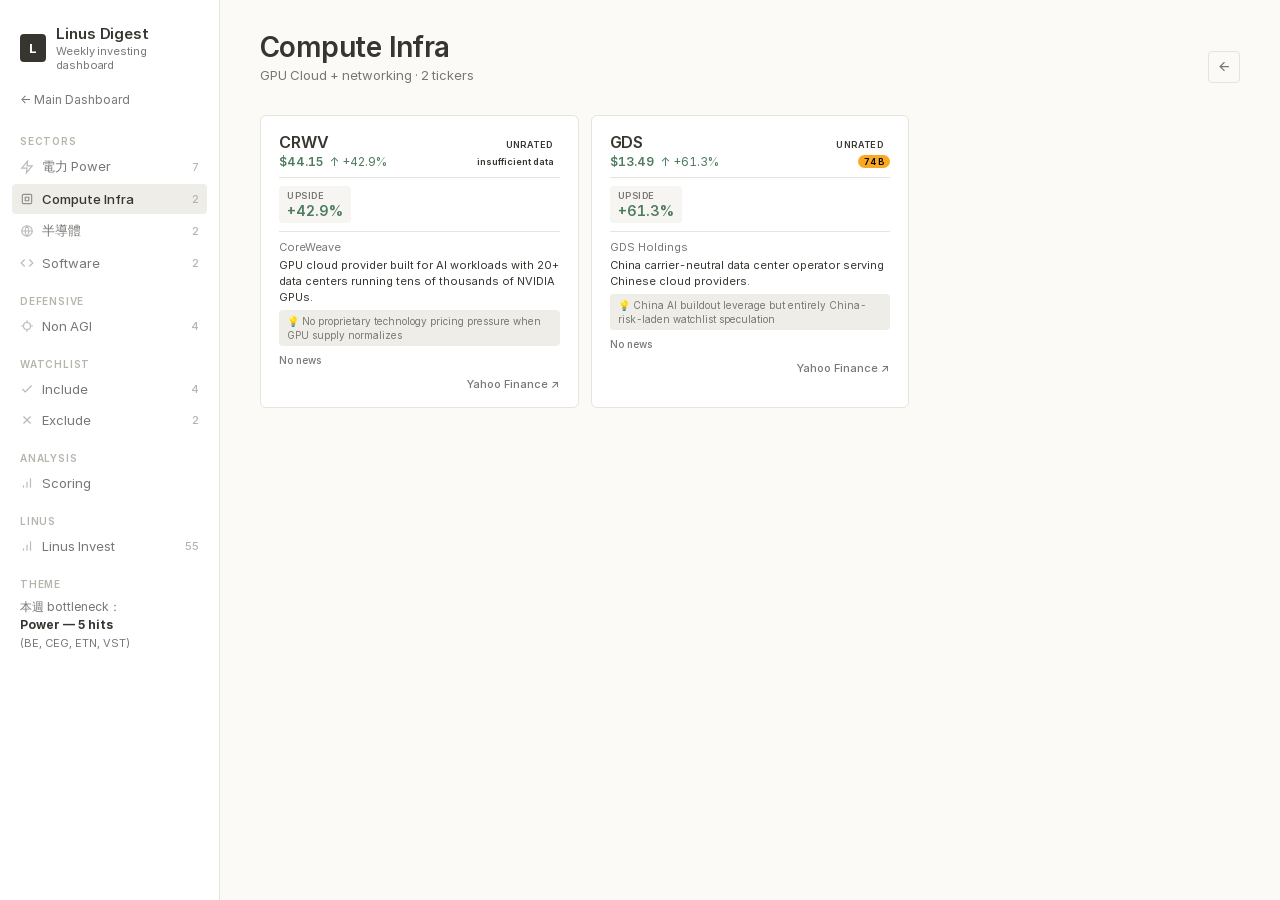
<file: compute.html>
<!DOCTYPE html>
<html lang="zh-HK">
<head>
<!-- cache-bust 2026-07-15: nav-badges dynamic -->
<meta charset="UTF-8">
<meta name="viewport" content="width=device-width, initial-scale=1.0">
<meta http-equiv="Cache-Control" content="no-cache, no-store, must-revalidate">
<meta http-equiv="Pragma" content="no-cache">
<meta http-equiv="Expires" content="0">
<title>Compute Infra — Weekly Investing Digest</title>
<link rel="stylesheet" href="fonts/inter.css">
<link rel="stylesheet" href="fonts/jetbrains.css">
<style>

:root{
/* Notion-inspired warm palette — locked, no dark mode */
--bg:#fbfaf7;--surface:#ffffff;--surface-2:#f6f5f1;--surface-3:#efede7;
--border:#e7e4dd;--border-strong:#d6d2c7;
--text:#37352f;--text-muted:#787774;--text-faint:#b6b4ad;
--accent:#787774;--accent-light:#efede7;
--success:#4d7c5e;--success-light:#e8f0ea;
--warning:#b08d4a;--warning-light:#f5eeda;
--error:#b34747;--error-light:#f5e7e7;
--purple:#8b7dbe;--purple-light:#f0edf8;
--teal:#4a7d8b;--teal-light:#e8eff1;
--tier1:#37352f;--tier2:#787774;--tier3:#b08d4a;--tier4:#8b7dbe;
--radius-sm:4px;--radius-md:6px;--radius-lg:8px;
--shadow:0 1px 2px rgba(0,0,0,0.04);

  /* Emil Kowalski / Apple motion tokens — added 2026-07-25 EMIL-POLISH:TOKENS */
  --fluid:  cubic-bezier(0.16, 1, 0.3, 1);
  --snap:   cubic-bezier(0.32, 0.72, 0, 1);
  --ease-out-quad: cubic-bezier(0.25, 0.46, 0.45, 0.94);
  --d-tap:  100ms;
  --d-fast: 200ms;
  --d-base: 300ms;
  --d-fluid: 400ms;
  --press-scale: 0.98;
}
*,*::before,*::after{box-sizing:border-box;margin:0;padding:0;}
html{-webkit-font-smoothing:antialiased;}
body{font-family:'Inter',-apple-system,BlinkMacSystemFont,sans-serif;font-size:14px;color:var(--text);background:var(--bg);min-height:100vh;font-feature-settings:'tnum' 1;}
a{color:inherit;text-decoration:none;}
button{cursor:pointer;background:none;border:none;font:inherit;color:inherit;}

/* SIDEBAR */
.app{display:flex;min-height:100vh;align-items:flex-start;}
.sidebar{width:220px;background:var(--surface);border-right:1px solid var(--border);padding:24px 12px;flex-shrink:0;position:sticky;top:0;height:100vh;overflow-y:auto;transition:transform var(--d-base) var(--fluid);}
.sidebar-logo{font-size:15px;font-weight:600;letter-spacing:-0.01em;padding:0 8px 20px;display:flex;align-items:center;gap:10px;}
.logo-mark{width:28px;height:28px;background:var(--text);border-radius:4px;display:flex;align-items:center;justify-content:center;color:var(--surface);font-weight:700;font-size:13px;}
.logo-sub{font-size:11px;color:var(--text-muted);font-weight:400;margin-top:1px;}
.nav-section{font-size:10px;font-weight:600;color:var(--text-faint);letter-spacing:0.08em;text-transform:uppercase;padding:16px 8px 4px;}
.nav-item{display:flex;align-items:center;gap:8px;padding:7px 8px;border-radius:var(--radius-sm);font-size:13px;color:var(--text-muted);cursor:pointer;margin-bottom:1px;font-weight:400;transition:background var(--d-fast) var(--fluid),color var(--d-fast) var(--fluid);}
.nav-item:hover{background:var(--surface-2);color:var(--text);}
.nav-item.active{background:var(--surface-3);color:var(--text);font-weight:500;}
.nav-item svg{width:14px;height:14px;flex-shrink:0;opacity:0.5;}
.nav-item:hover svg{opacity:0.8;}
.nav-badge{margin-left:auto;font-size:11px;font-weight:500;color:var(--text-faint);font-variant-numeric:tabular-nums;}
.nav-item-ext{display:flex;align-items:center;gap:8px;padding:7px 8px;border-radius:var(--radius-sm);font-size:13px;color:var(--text-muted);cursor:pointer;margin-bottom:1px;transition:background var(--d-fast) var(--fluid),color var(--d-fast) var(--fluid);}
.nav-item-ext:hover{background:var(--surface-2);color:var(--text);}
.nav-item-ext.active{background:var(--surface-3);color:var(--text);font-weight:500;}
.nav-item-ext svg{width:14px;height:14px;flex-shrink:0;opacity:0.5;}

/* MAIN */
.main{flex:1;min-width:0;padding:32px 40px 64px;max-width:1200px;}
.topbar{display:flex;align-items:flex-end;justify-content:space-between;margin-bottom:32px;}
.topbar-left h1{font-size:28px;font-weight:600;letter-spacing:-0.02em;line-height:1.1;}
.topbar-left .subtitle{font-size:13px;color:var(--text-muted);margin-top:4px;font-weight:400;}
.topbar-right{display:flex;align-items:center;gap:8px;}
.icon-btn{width:32px;height:32px;border-radius:var(--radius-sm);display:flex;align-items:center;justify-content:center;color:var(--text-muted);border:1px solid var(--border);}
.icon-btn:hover{background:var(--surface-2);color:var(--text);}
.icon-btn svg{width:15px;height:15px;}

/* KPI */
.kpi-grid{display:grid;grid-template-columns:repeat(4,1fr);gap:12px;margin-bottom:32px;}
.kpi-card{background:var(--surface);border-radius:var(--radius-md);padding:18px 20px;border:1px solid var(--border);}
.kpi-card.featured{background:var(--surface-3);border-color:var(--border-strong);}
.kpi-label{font-size:11px;font-weight:500;color:var(--text-muted);margin-bottom:6px;}
.kpi-value{font-size:28px;font-weight:600;letter-spacing:-0.02em;font-variant-numeric:tabular-nums;line-height:1;}
.kpi-meta{font-size:11px;color:var(--text-muted);margin-top:6px;font-variant-numeric:tabular-nums;}
.kpi-delta{display:inline-flex;align-items:center;gap:3px;font-weight:500;}
.delta-up{color:var(--success);}.delta-down{color:var(--error);}.delta-neutral{color:var(--text-muted);}

/* SECTION */
.section{margin-bottom:32px;}
.section-header{display:flex;align-items:baseline;justify-content:space-between;margin-bottom:12px;}
.section-title{font-size:16px;font-weight:600;letter-spacing:-0.01em;}
.section-meta{font-size:11px;color:var(--text-muted);}

/* SECTOR CARDS */
.sector-grid{display:grid;grid-template-columns:repeat(auto-fill,minmax(260px,1fr));gap:12px;}
.sector-card{background:var(--surface);border-radius:var(--radius-md);padding:16px 18px;border:1px solid var(--border);cursor:pointer;transition:border-color var(--d-fast) var(--fluid),background var(--d-fast) var(--fluid);}
.sector-card:hover{border-color:var(--border-strong);background:var(--surface-2);}
.sector-card-head{display:flex;align-items:center;justify-content:space-between;margin-bottom:8px;}
.sector-name{font-size:13px;font-weight:600;}
.sector-tier-badge{font-size:9px;font-weight:600;padding:2px 7px;border-radius:3px;letter-spacing:0.05em;text-transform:uppercase;}
.tier-1{background:var(--tier1);color:var(--bg);}
.tier-2{background:var(--accent-light);color:var(--accent);}
.tier-3{background:var(--warning-light);color:var(--warning);}
.tier-4{background:var(--purple-light);color:var(--purple);}
.sector-tickers{display:flex;flex-wrap:wrap;gap:4px;margin-bottom:8px;}
.ticker-chip{font-size:11px;font-weight:500;padding:2px 7px;border-radius:3px;background:var(--surface-2);color:var(--text);font-variant-numeric:tabular-nums;}
.ticker-chip.up{background:var(--success-light);color:var(--success);}
.ticker-chip.down{background:var(--error-light);color:var(--error);}
.sector-meta{font-size:10px;color:var(--text-muted);display:flex;justify-content:space-between;}

/* TICKER CARDS */
.ticker-grid{display:grid;grid-template-columns:repeat(auto-fill,minmax(300px,1fr));gap:12px;}
.ticker-card{background:var(--surface);border-radius:var(--radius-md);padding:16px 18px;border:1px solid var(--border);cursor:pointer;transition:border-color var(--d-fast) var(--fluid),background var(--d-fast) var(--fluid);}
.ticker-card:hover{border-color:var(--border-strong);background:var(--surface-2);}
.ticker-head{display:flex;align-items:baseline;justify-content:space-between;margin-bottom:2px;}
.ticker-symbol{font-size:16px;font-weight:600;letter-spacing:-0.01em;font-variant-numeric:tabular-nums;}
.ticker-name{font-size:11px;color:var(--text-muted);margin-bottom:4px;}
.ticker-desc{font-size:11px;color:var(--text);line-height:1.45;margin-bottom:4px;}
.ticker-why{font-size:10px;color:var(--accent);line-height:1.4;padding:4px 8px;background:var(--accent-light);border-radius:var(--radius-sm);margin-bottom:8px;}
.ticker-news-count{font-size:10px;font-weight:500;color:var(--text-muted);font-variant-numeric:tabular-nums;}
.ticker-signal{font-size:12px;color:var(--text);line-height:1.5;padding-top:10px;border-top:1px solid var(--border);margin-top:8px;}
.ticker-signal-label{font-size:10px;font-weight:600;color:var(--text-muted);text-transform:uppercase;letter-spacing:0.06em;margin-bottom:3px;}
/* FUNDAMENTALS ROW */
.ticker-fund-row{display:flex;flex-wrap:wrap;gap:6px;margin:8px 0;padding:8px 0;border-top:1px solid var(--border);border-bottom:1px solid var(--border);}
.ticker-fund{display:inline-flex;flex-direction:column;gap:1px;background:var(--surface-2);padding:4px 8px;border-radius:var(--radius-sm);min-width:54px;}
.ticker-fund-label{font-size:9px;font-weight:600;color:var(--text-muted);text-transform:uppercase;letter-spacing:0.06em;}
.ticker-fund .up-pos{color:var(--success);font-weight:600;}
.ticker-fund .up-neg{color:var(--error);font-weight:600;}
.ticker-head .ticker-symbol a{color:inherit;text-decoration:none;}
.ticker-head .ticker-symbol a:hover{color:var(--accent);text-decoration:underline;}
.ticker-yahoo{margin-top:8px;text-align:right;}
.ticker-yahoo a{font-size:11px;color:var(--accent);text-decoration:none;font-weight:500;}
.ticker-yahoo a:hover{text-decoration:underline;color:var(--text);}


/* SIGNAL LIST */
.signal-list{display:grid;grid-template-columns:1fr 1fr;gap:12px;}
.signal-col{background:var(--surface);border-radius:var(--radius-md);padding:18px;border:1px solid var(--border);}
.signal-col-head{display:flex;align-items:center;gap:6px;font-size:13px;font-weight:600;margin-bottom:12px;}
.signal-col-head .dot{width:6px;height:6px;border-radius:50%;}
.dot-include{background:var(--success);}.dot-exclude{background:var(--error);}
.signal-row{display:flex;align-items:center;justify-content:space-between;padding:8px 0;border-top:1px solid var(--border);}
.signal-row:first-of-type{border-top:none;}
.signal-ticker{font-size:12px;font-weight:600;font-variant-numeric:tabular-nums;}
.signal-tag{font-size:10px;color:var(--text-muted);font-weight:400;}
.signal-upside{font-size:12px;font-weight:600;font-variant-numeric:tabular-nums;}
.upside-up{color:var(--success);}.upside-down{color:var(--error);}

/* BUCKET BARS */
.bucket-bars{background:var(--surface);border-radius:var(--radius-md);padding:18px;border:1px solid var(--border);}
.bucket-row{display:flex;align-items:center;gap:10px;padding:6px 0;}
.bucket-label{font-size:12px;font-weight:500;width:100px;}
.bucket-bar-wrap{flex:1;height:4px;background:var(--surface-3);border-radius:2px;overflow:hidden;}
.bucket-bar{height:100%;background:var(--text-muted);border-radius:2px;transition:width 0.8s cubic-bezier(0.16,1,0.3,1);}
.bucket-val{font-size:12px;font-weight:600;width:28px;text-align:right;font-variant-numeric:tabular-nums;color:var(--text-muted);}

/* LINUS TAKE */
.linus-overview{background:var(--surface);border-radius:var(--radius-md);padding:20px 24px;border:1px solid var(--border);margin-bottom:20px;border-left:3px solid var(--accent);}
.linus-overview-header{display:flex;align-items:center;gap:8px;margin-bottom:14px;font-size:12px;font-weight:600;color:var(--text-muted);letter-spacing:0.03em;text-transform:uppercase;}
.linus-overview-body{display:flex;flex-direction:column;gap:12px;}
.linus-overview-item{display:flex;align-items:flex-start;gap:10px;font-size:13px;line-height:1.65;color:var(--text);}
.linus-dot{width:5px;height:5px;border-radius:50%;background:var(--text-muted);flex-shrink:0;margin-top:8px;}

/* PRICE / SCORE IN DETAIL */
.detail-price-row{display:flex;align-items:center;gap:16px;margin-bottom:16px;padding:12px 16px;background:var(--surface-2);border-radius:8px;}
.detail-price{font-size:24px;font-weight:600;}
.detail-trend{font-size:14px;color:var(--text-muted);}
.detail-score-badge{font-size:12px;padding:4px 10px;border-radius:12px;font-weight:600;}
.grade-A{background:#1b5e20;color:#fff;}
.grade-B-plus{background:#2e7d32;color:#fff;}
.grade-B{background:#f9a825;color:#000;}
.grade-B-minus{background:#ef6c00;color:#fff;}
.grade-C-plus{background:#d84315;color:#fff;}

/* SCORING PAGE */
.scoring-section{margin-bottom:28px;}
.scoring-section h2{font-size:16px;font-weight:600;margin-bottom:10px;}
.scoring-section p{font-size:13px;color:var(--text-muted);line-height:1.6;margin-bottom:8px;}
.scoring-dims{display:grid;grid-template-columns:repeat(auto-fill,minmax(200px,1fr));gap:8px;margin-bottom:20px;}
.scoring-dim{background:var(--surface);border:1px solid var(--border);border-radius:var(--radius-md);padding:14px 16px;}
.scoring-dim-name{font-size:12px;font-weight:600;margin-bottom:2px;}
.scoring-dim-pts{font-size:20px;font-weight:600;color:var(--text-muted);}
.scoring-dim-desc{font-size:10px;color:var(--text-faint);margin-top:2px;}
.grade-table{width:100%;border-collapse:collapse;font-size:12px;margin-bottom:20px;}
.grade-table th,.grade-table td{padding:6px 10px;text-align:left;border-bottom:1px solid var(--border);}
.grade-table th{font-weight:600;color:var(--text-muted);font-size:10px;text-transform:uppercase;letter-spacing:0.05em;}
.rank-table{width:100%;border-collapse:collapse;font-size:12px;}
.rank-table th{padding:6px 10px;text-align:left;border-bottom:1px solid var(--border);font-weight:600;color:var(--text-muted);font-size:10px;text-transform:uppercase;letter-spacing:0.05em;}
.rank-table td{padding:6px 10px;border-bottom:1px solid var(--border);}
.rank-num{color:var(--text-faint);font-weight:500;width:24px;text-align:right;}

/* TICKER CARD PRICE */
.ticker-price-row{display:flex;align-items:center;gap:6px;margin-bottom:6px;font-size:12px;}
.ticker-price{font-weight:600;font-variant-numeric:tabular-nums;}
.ticker-price-up{color:var(--success);}
.ticker-price-down{color:var(--error);}
.ticker-score{font-size:9px;padding:1px 6px;border-radius:8px;font-weight:600;margin-left:auto;}

/* DETAIL VIEW */
.panel-view{display:none;}
.panel-view.active{display:block;}
.back-btn{display:inline-flex;align-items:center;gap:4px;font-size:12px;color:var(--text-muted);cursor:pointer;margin-bottom:16px;font-weight:400;background:none;border:none;padding:0;}
.back-btn:hover{color:var(--text);text-decoration:underline;}
.detail-head{background:var(--surface);border-radius:var(--radius-md);padding:24px;border:1px solid var(--border);margin-bottom:20px;}
.detail-head-row{display:flex;align-items:baseline;justify-content:space-between;margin-bottom:8px;}
.detail-symbol{font-size:36px;font-weight:600;letter-spacing:-0.02em;font-variant-numeric:tabular-nums;}
.detail-name{font-size:14px;color:var(--text-muted);}
.detail-desc{font-size:13px;color:var(--text);line-height:1.5;margin-top:8px;padding:0 0 4px 0;}
.detail-why{font-size:12px;color:var(--accent);line-height:1.5;padding:8px 10px;background:var(--accent-light);border-radius:var(--radius-sm);margin:8px 0 12px 0;}
.detail-news-list{background:var(--surface);border-radius:var(--radius-md);border:1px solid var(--border);overflow:hidden;}
.detail-news-item{padding:14px 18px;border-bottom:1px solid var(--border);cursor:pointer;transition:background var(--d-fast) var(--fluid);}
.detail-news-item:last-child{border-bottom:none;}
.detail-news-item:hover{background:var(--surface-2);}
.detail-news-meta{display:flex;align-items:center;gap:8px;margin-bottom:4px;font-size:10px;color:var(--text-muted);}
.detail-news-source{font-weight:600;color:var(--text);}
.detail-news-title{font-size:13px;font-weight:400;line-height:1.4;}

/* MOBILE */
.menu-toggle{display:none;}
.sidebar-overlay{display:none;}
@media (max-width:1024px){.kpi-grid{grid-template-columns:repeat(2,1fr);}.signal-list{grid-template-columns:1fr;}}
@media (max-width:768px){
.menu-toggle{display:flex;position:fixed;top:12px;left:12px;z-index:99;width:36px;height:36px;background:var(--surface);border:1px solid var(--border);border-radius:var(--radius-sm);align-items:center;justify-content:center;color:var(--text);}
.sidebar-overlay{display:block;position:fixed;inset:0;background:rgba(0,0,0,0.3);z-index:50;opacity:0;pointer-events:none;transition:opacity var(--d-base) var(--fluid);}
.sidebar-overlay.active{opacity:1;pointer-events:auto;}
.sidebar{position:fixed;left:0;top:0;z-index:60;transform:translateX(-100%);width:260px;}
.sidebar.open{transform:translateX(0);}
.main{padding:56px 16px 48px;}
.topbar-left h1{font-size:22px;}
.kpi-value{font-size:22px;}
}


/* === EMIL-POLISH:PRESS — scale(0.98) on :active for tactile feedback === */
.nav-item:active, .nav-item-ext:active,
.sector-card:active, .ticker-card:active,
.news-card:active, .detail-news-item:active,
.icon-btn:active, .back-btn:active {
  transform: scale(var(--press-scale));
  transition: transform 80ms var(--snap);
}


/* === EMIL-POLISH:HOVER-GATE — touch devices don't fire false hovers === */
@media (hover: hover) and (pointer: fine) {
  .nav-item:hover, .nav-item-ext:hover, .icon-btn:hover { background: var(--surface-2); color: var(--text); }
  .nav-item:hover svg { opacity: 0.8; }
  .sector-card:hover, .ticker-card:hover, .news-card:hover { border-color: var(--border-strong); background: var(--surface-2); }
  .detail-news-item:hover, .back-btn:hover { background: var(--surface-2); color: var(--text); }
  .ticker-head .ticker-symbol a:hover { color: var(--accent); text-decoration: underline; }
  .ticker-yahoo a:hover { text-decoration: underline; color: var(--text); }
}


/* === EMIL-POLISH:REDUCED-MOTION — respect OS setting === */
@media (prefers-reduced-motion: reduce) {
  *, *::before, *::after {
    transition-duration: 0.01ms !important;
    animation-duration: 0.01ms !important;
    animation-iteration-count: 1 !important;
  }
}


/* === EMIL-POLISH:STAGGER — sector-card cascade mount === */
@keyframes emil-fade-in {
  from { opacity: 0; transform: translateY(8px); }
  to   { opacity: 1; transform: translateY(0); }
}
.sector-card { animation: emil-fade-in var(--d-base) var(--fluid) backwards; }
.sector-card:nth-child(1) { animation-delay: 0ms; }
.sector-card:nth-child(2) { animation-delay: 50ms; }
.sector-card:nth-child(3) { animation-delay: 100ms; }
.sector-card:nth-child(4) { animation-delay: 150ms; }
.sector-card:nth-child(5) { animation-delay: 200ms; }
.sector-card:nth-child(6) { animation-delay: 250ms; }

</style>
<script src="data.js?v=20261127c"></script>
</head>
<body>
<div class="app">
  <aside class="sidebar" id="sidebar">
    <div class="sidebar-logo">
      <div class="logo-mark">L</div>
      <div>
        <div>Linus Digest</div>
        <div class="logo-sub">Weekly investing dashboard</div>
      </div>
    </div>
    <div style="padding:0 8px 12px;"><a href="index.html" style="font-size:12px;color:var(--text-muted);display:flex;align-items:center;gap:4px;">← Main Dashboard</a></div>
    <nav>
      <div class="nav-section">Sectors</div>
      <div class="nav-item" onclick="location.href='power.html'"><svg viewBox="0 0 24 24" fill="none" stroke="currentColor" stroke-width="2"><path d="M13 2L3 14h9l-1 8 10-12h-9l1-8z"/></svg>電力 Power<span class="nav-badge" data-sector="power"">6</span></div>
      <div class="nav-item active" onclick="location.href='compute.html'"><svg viewBox="0 0 24 24" fill="none" stroke="currentColor" stroke-width="2"><rect x="4" y="4" width="16" height="16" rx="2"/><path d="M9 9h6v6H9z"/></svg>Compute Infra<span class="nav-badge" data-sector="compute"">2</span></div>
      <div class="nav-item" onclick="location.href='semis.html'"><svg viewBox="0 0 24 24" fill="none" stroke="currentColor" stroke-width="2"><circle cx="12" cy="12" r="9"/><path d="M3 12h18M12 3a14 14 0 0 1 0 18M12 3a14 14 0 0 0 0 18"/></svg>半導體<span class="nav-badge" data-sector="semis"">2</span></div>
      <div class="nav-item" onclick="location.href='software.html'"><svg viewBox="0 0 24 24" fill="none" stroke="currentColor" stroke-width="2"><polyline points="16 18 22 12 16 6"/><polyline points="8 6 2 12 8 18"/></svg>Software<span class="nav-badge" data-sector="software"">2</span></div>
      <div class="nav-section">Defensive</div>
      <div class="nav-item" onclick="location.href='nonagi.html'"><svg viewBox="0 0 24 24" fill="none" stroke="currentColor" stroke-width="2"><circle cx="12" cy="12" r="6"/><path d="M12 2v4M12 18v4M2 12h4M18 12h4"/></svg>Non AGI<span class="nav-badge" data-sector="nonagi"">4</span></div>
      <div class="nav-section">Watchlist</div>
      <div class="nav-item" onclick="location.href='index.html#include'"><svg viewBox="0 0 24 24" fill="none" stroke="currentColor" stroke-width="2"><polyline points="20 6 9 17 4 12"/></svg>Include<span class="nav-badge" data-static="include"">4</span></div>
      <div class="nav-item" onclick="location.href='index.html#exclude'"><svg viewBox="0 0 24 24" fill="none" stroke="currentColor" stroke-width="2"><line x1="18" y1="6" x2="6" y2="18"/><line x1="6" y1="6" x2="18" y2="18"/></svg>Exclude<span class="nav-badge" data-static="exclude"">2</span></div>
      <div class="nav-section">Analysis</div>
      <div class="nav-item" onclick="location.href='index.html#scoring'"><svg viewBox="0 0 24 24" fill="none" stroke="currentColor" stroke-width="2"><path d="M12 20V10"/><path d="M18 20V4"/><path d="M6 20v-4"/></svg><span>Scoring</span></div>
      <div class="nav-section">Linus</div>
      <div class="nav-item-ext" onclick="location.href='linus-invest.html'"><svg viewBox="0 0 24 24" fill="none" stroke="currentColor" stroke-width="2"><path d="M12 20V10"/><path d="M18 20V4"/><path d="M6 20v-4"/></svg><span>Linus Invest</span><span class="nav-badge">55</span></div>
      <div class="nav-section">Theme</div>
      <div style="padding:4px 8px;font-size:12px;color:var(--text-muted);line-height:1.5;">本週 bottleneck：<br><strong style="color:var(--text);">Power — 5 hits</strong><br><span style="font-size:11px;">(BE, CEG, ETN, VST)</span></div>
    </nav>
  </aside>
  <main class="main">
    <div class="topbar">
      <div class="topbar-left"><h1>Compute Infra</h1><div class="subtitle">GPU Cloud + networking · 2 tickers</div></div>
      <div class="topbar-right"><button class="icon-btn" onclick="location.href='index.html'" title="Back to Dashboard"><svg width="15" height="15" viewBox="0 0 24 24" fill="none" stroke="currentColor" stroke-width="2"><path d="M19 12H5M12 19l-7-7 7-7"/></svg></button></div>
    </div>
    <div class="ticker-grid" id="tickerGrid"></div>
  </main>
</div>
<script>
var tickers = ['CRWV','GDS'];
renderSectorGrid('tickerGrid', tickers);
</script>
<script>
// NAV BADGES — dynamic from SECTORS[] / INCLUDE[] / EXCLUDE[] / TICKERS[]
// Replaces hardcoded counts. Single source of truth = data.js.
(function(){
  try {
    document.querySelectorAll('[data-sector]').forEach(function(el){
      var sec = el.getAttribute('data-sector');
      if (typeof SECTORS !== 'undefined' && SECTORS[sec]) {
        el.textContent = SECTORS[sec].length;
      }
    });
    document.querySelectorAll('[data-static="include"]').forEach(function(el){
      if (typeof INCLUDE !== 'undefined') el.textContent = INCLUDE.length;
    });
    document.querySelectorAll('[data-static="exclude"]').forEach(function(el){
      if (typeof EXCLUDE !== 'undefined') el.textContent = EXCLUDE.length;
    });
    document.querySelectorAll('[data-static="total"]').forEach(function(el){
      if (typeof TICKERS !== 'undefined') el.textContent = TICKERS.length;
    });
  } catch(e) { console.error('[nav-badge]', e); }
})();
</script>
</body>
</html>
</file>
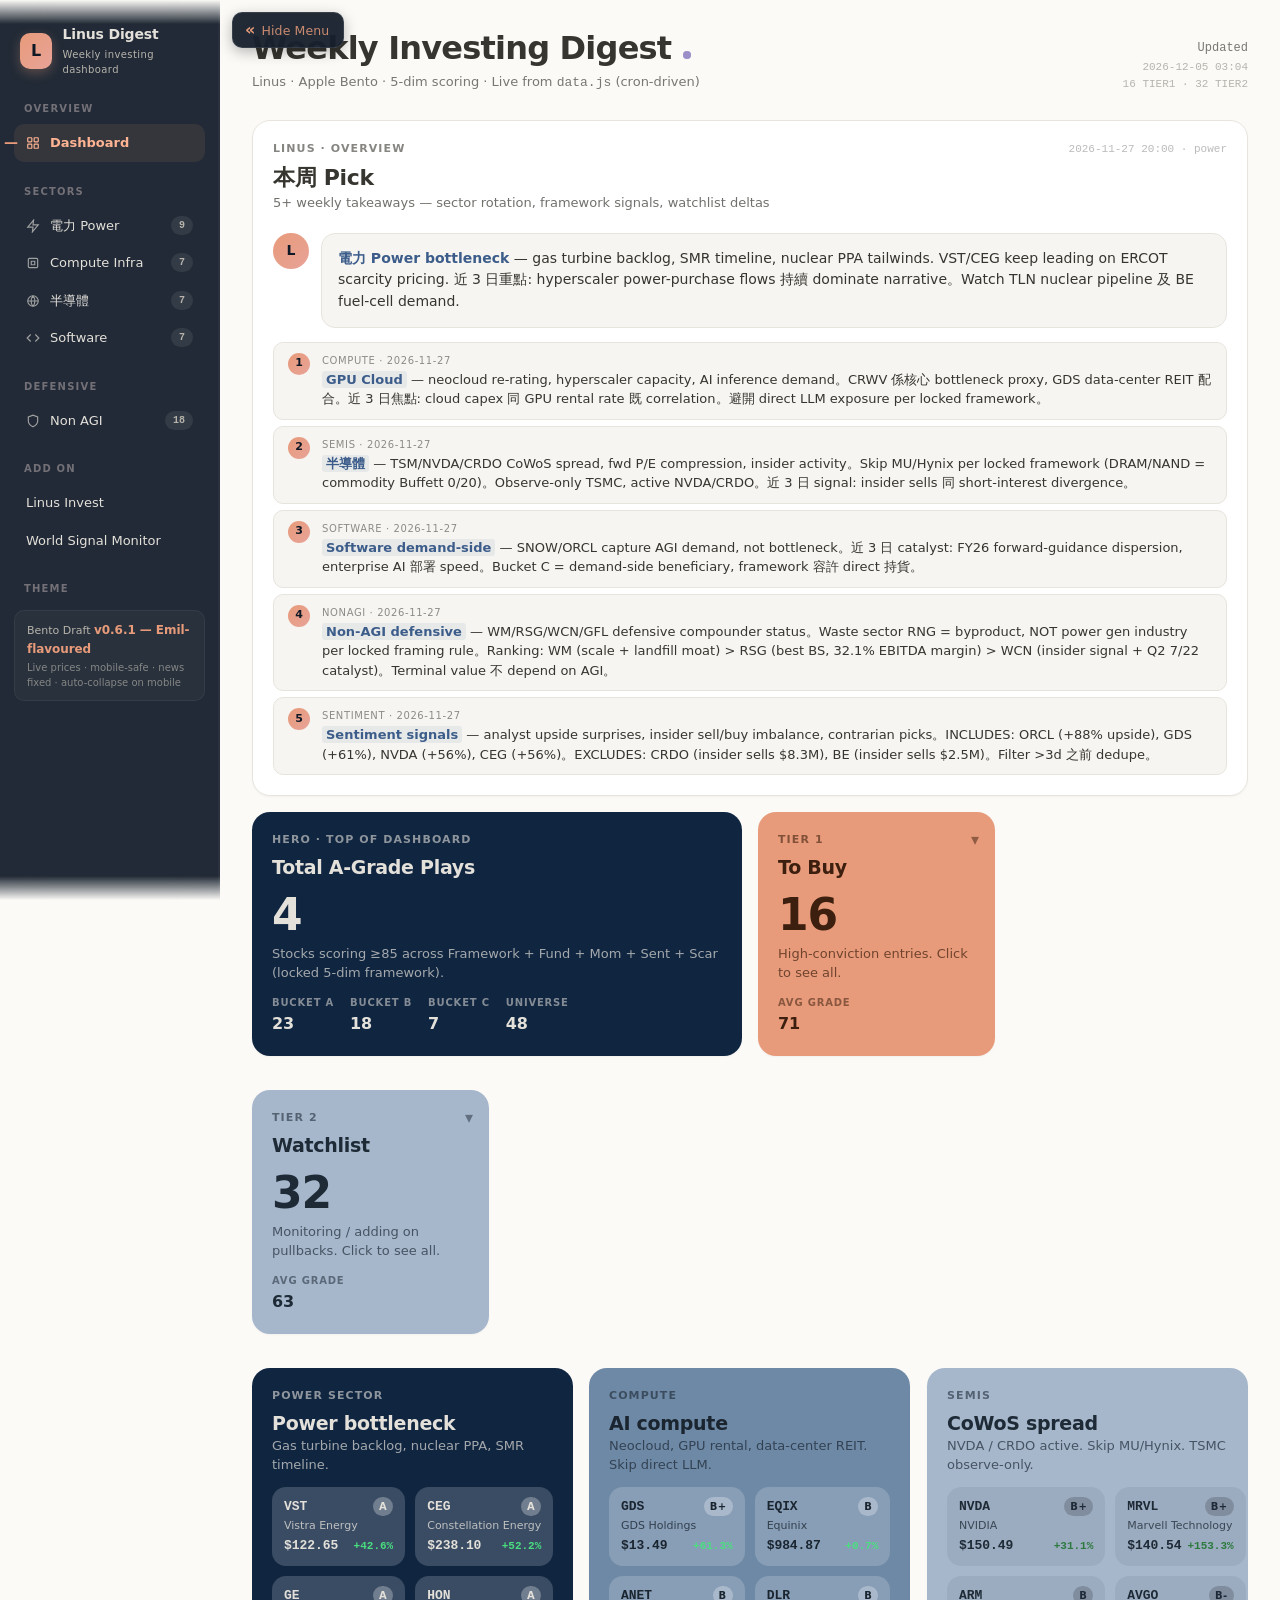
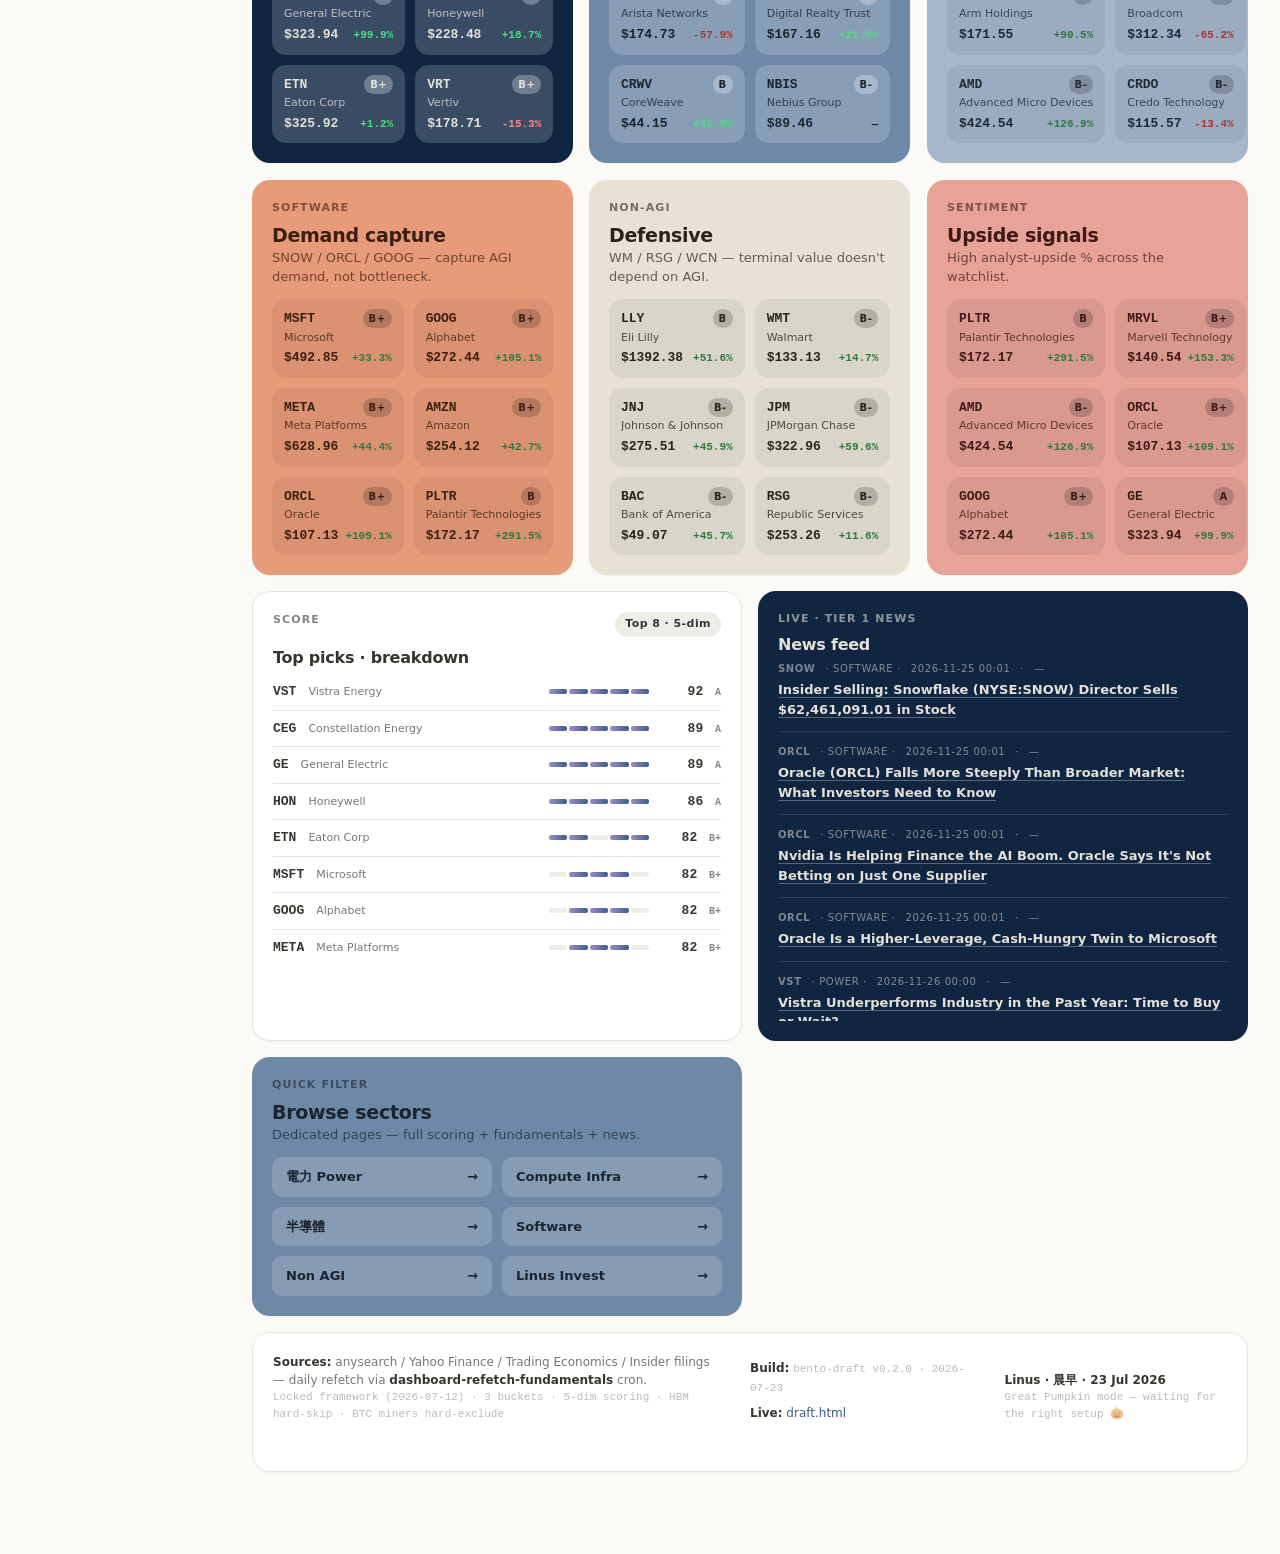
<file: draft.html>
<!DOCTYPE html>
<html lang="en">
<head>
<meta charset="UTF-8">
<meta name="viewport" content="width=device-width, initial-scale=1.0">
<meta name="description" content="Linus Weekly Investing Digest — Apple Bento dashboard with live data feed">
<title>Weekly Investing Digest · Linus · Bento Draft v0.6.1 — Emil-flavoured</title>
<link rel="preconnect" href="https://fonts.googleapis.com">
<style>
/* ===========================================
   Apple Bento Investment Dashboard · v0.2.0
   - Wired to data.js (TIER1+TIER2 + INCLUDE/EXCLUDE + NEWS/OVERVIEW)
   - Sidebar preserved (light) — kept on the left
   - Stock cards: ticker links to Yahoo + name + price + ups + grade
   =========================================== */

* { box-sizing: border-box; margin: 0; padding: 0; }
html { font: 100%/1.5 -apple-system, BlinkMacSystemFont, "SF Pro Display", "Helvetica Neue", system-ui, sans-serif; -webkit-font-smoothing: antialiased; }

/* === Body + sidebar layout (light theme) === */
:root {
  --bg: #FBFAF7;
  --surface: #FFFFFF;
  --surface-2: #F6F5F1;
  --surface-3: #EFEDE7;
  --border: #E7E4DD;
  --border-strong: #D6D2C7;
  --text: #37352F;
  --text-muted: #787774;
  --text-faint: #B6B4AD;
  --accent: #9B8EC9;
  --accent-2: #3C5C8A;
  --positive: #4D7C5E;
  --negative: #B34747;
  --warning: #B08D4A;

  /* Bento tile palette (user reference image) */
  --t-navy:  #0F2540; --t-navy-txt: #E4E0DA;
  --t-slate: #6E89A6; --t-slate-txt: #1A2530;
  --t-coral: #E89B7A; --t-coral-txt: #3D1F0F;
  --t-cream: #E8E2D5; --t-cream-txt: #2A2418;
  --t-rose:  #E8A398; --t-rose-txt: #3D1A14;
  --t-ice:   #A6B7CC; --t-ice-txt: #1E2A36;

  --r-tile: 18px;
  --r-card: 12px;
  --r-pill: 999px;
  --shadow-1: 0 1px 2px rgba(0,0,0,0.04);
  --shadow-2: 0 4px 12px rgba(0,0,0,0.06);
  --shadow-3: 0 8px 24px rgba(0,0,0,0.10);

  --sidebar-w: 220px;

  /* ============================================================
     Emil Kowalski / Apple "Designing Fluid Interfaces" tokens.
     Use these instead of inventing ad-hoc ease-in-out.
     ============================================================ */
  /* Easing curves (Apple fluid design system) */
  --fluid:  cubic-bezier(0.16, 1, 0.3, 1);   /* The signature "fluid" curve — most UI motion */
  --snap:   cubic-bezier(0.32, 0.72, 0, 1);  /* snappier, response ~0.4s feel */
  --ease-out-quad: cubic-bezier(0.25, 0.46, 0.45, 0.94);
  --bounce: cubic-bezier(0.34, 1.56, 0.64, 1); /* subtle overshoot, for KPI drilldown entrance */

  /* Durations (Apple's haptic timing scale, ms) */
  --d-tap:    100ms;   /* press feedback (instant) */
  --d-fast:   200ms;   /* hover, color, opacity */
  --d-base:   300ms;   /* panel open, drilldown */
  --d-fluid:  400ms;   /* sidebar slide, large reposition */
  --d-spring: 500ms;   /* spring-equivalent enter/exit */

  /* Spring scale for scale-on-press (Apple's 0.97 default) */
  --press-scale: 0.98;
  --hover-scale: 1.02;

  /* Optical typography (Apple: tracking tightens as size grows) */
  --tracking-display: -0.025em;  /* tile titles */
  --tracking-title:   -0.015em;  /* nav, subsections */
  --tracking-body:    0;         /* body, near-zero */
  --tracking-small:   0.01em;    /* small/labels, +0.01 for legibility */
  --tracking-mono:    0;         /* SF Mono always zero */

  /* Material weights (Apple: bigger surface = thicker glass + deeper shadow) */
  --glass-tile:  rgba(255, 255, 255, 0.04);  blur(20px) saturate(180%);
  --glass-nav:   rgba(15, 24, 37, 0.92);     blur(20px) saturate(180%);
  --glass-pill:  rgba(255, 255, 255, 0.10);  blur(14px) saturate(140%);

  /* Apple uses vibrant-text over translucency: warm cream not pure white */
  --ink: #E4E0DA;
  --ink-muted: #B6B4AD;
}

body {
  background: var(--bg);
  color: var(--text);
  font-family: inherit;
  display: flex; min-height: 100vh; align-items: flex-start;
}

/* === Sidebar · dark navy (Emil: glass + scroll-edge fade) === */
.sidebar {
  width: var(--sidebar-w);
  min-width: var(--sidebar-w);
  background: var(--glass-nav);
  backdrop-filter: blur(20px) saturate(180%);
  -webkit-backdrop-filter: blur(20px) saturate(180%);
  border-right: 1px solid rgba(255, 255, 255, 0.04);
  padding: 24px 14px; color: var(--ink);  /* use Emil ink token */
  position: sticky; top: 0; height: 100vh; overflow-y: auto;
  box-shadow: 8px 0 30px rgba(0, 0, 0, 0.10), inset -1px 0 0 rgba(255, 255, 255, 0.04);
  /* Apple scroll-edge: fade content where it meets the floating chrome */
  mask-image: linear-gradient(to bottom, transparent 0, #000 24px, #000 calc(100% - 24px), transparent 100%);
  -webkit-mask-image: linear-gradient(to bottom, transparent 0, #000 24px, #000 calc(100% - 24px), transparent 100%);
  transition: margin-left var(--d-fluid) var(--fluid),
              transform var(--d-fluid) var(--fluid);
}
body.sidebar-collapsed .sidebar { margin-left: calc(-1 * var(--sidebar-w)); opacity: 0; visibility: hidden; pointer-events: none; }

.sidebar-logo { display: flex; gap: 10px; align-items: center; margin-bottom: 24px; padding: 0 6px; }
.logo-mark {
  width: 36px; height: 36px; border-radius: 10px;
  background: linear-gradient(135deg, #E89B7A 0%, #E8A398 100%);
  display: flex; align-items: center; justify-content: center;
  color: #0F1825; font-weight: 700; font-size: 16px;
  box-shadow: 0 4px 12px rgba(232, 155, 122, 0.30);
}
.sidebar-logo > div > div:first-child { font-weight: 600; font-size: 14px; color: #E4E0DA; letter-spacing: -0.01em; }
.logo-sub { font-size: 10px; color: #B8B4AC; margin-top: 2px; letter-spacing: 0.04em; }

nav .nav-section {
  font-size: 10px; text-transform: uppercase; letter-spacing: 0.12em;
  color: #737077; margin: 22px 0 8px 10px; font-weight: 700;
}
nav .nav-section:first-of-type { margin-top: 8px; }

.nav-item, .nav-item-ext {
  display: flex; align-items: center; gap: 10px;
  padding: 9px 12px; border-radius: 10px; font-size: 13px;
  color: #E4E0DA; cursor: pointer; user-select: none;
  transition: background 200ms, color 200ms, transform 150ms;
  position: relative;
}
.nav-item:hover, .nav-item-ext:hover {
  background: rgba(255, 255, 255, 0.05);
}
.nav-item:active, .nav-item-ext:active { transform: scale(0.98); }

.nav-item.active {
  background: rgba(232, 155, 122, 0.10);
  color: #FFB594;
  font-weight: 600;
}
.nav-item.active::before {
  content: '—'; position: absolute; left: -10px;
  color: #E89B7A; font-weight: 700; font-size: 14px;
}

.nav-item svg { width: 14px; height: 14px; flex-shrink: 0; opacity: 0.65; color: currentColor; }
.nav-item.active svg { opacity: 1; }

.nav-badge {
  margin-left: auto; background: rgba(255, 255, 255, 0.08); border-radius: var(--r-pill);
  font-size: 10px; padding: 2px 8px; font-weight: 600; color: #B8B4AC;
  font-family: ui-monospace, "SF Mono", monospace;
}
.nav-item.active .nav-badge { background: rgba(232, 155, 122, 0.25); color: #FFB594; }

.theme-meta { padding: 10px 12px; font-size: 11px; color: #B8B4AC; line-height: 1.5; margin-top: 14px; background: rgba(255,255,255,0.03); border-radius: 10px; border: 1px solid rgba(255,255,255,0.05); }
.theme-meta strong { color: #E89B7A; font-size: 12px; letter-spacing: -0.005em; }
.theme-meta .small { font-size: 10px; opacity: 0.65; display: block; margin-top: 2px; }

/* === Sidebar toggle pill (top-left of main) === */
/* v0.6.0: bigger, labelled toggle so collapsing is obvious (Pirry: "the menu should be collapsible") */
.menu-toggle {
  position: fixed; top: 12px; left: calc(var(--sidebar-w) + 12px);
  height: 36px; padding: 0 14px 0 12px;
  border-radius: 10px;
  background: rgba(15, 24, 37, 0.92);
  backdrop-filter: blur(20px); -webkit-backdrop-filter: blur(20px);
  border: 1px solid rgba(255, 255, 255, 0.10);
  display: flex; align-items: center; justify-content: center; gap: 6px;
  cursor: pointer; color: #E89B7A;
  box-shadow: 0 4px 14px rgba(0, 0, 0, 0.28);
  transition: left var(--d-fluid) var(--fluid),
              background var(--d-fast) var(--fluid),
              transform var(--d-fast) var(--fluid);
  z-index: 9999;                          /* always above tiles */
  font-family: -apple-system, "SF Pro Display", system-ui, sans-serif;
  font-weight: 600; font-size: 12.5px; letter-spacing: 0.01em;
  white-space: nowrap;
  user-select: none; -webkit-tap-highlight-color: transparent;
}
body.sidebar-collapsed .menu-toggle { left: 12px; }
.menu-toggle:hover  { background: rgba(15, 24, 37, 0.98); transform: translateY(-1px); }
.menu-toggle:active { transform: scale(0.97); transition: transform 80ms ease-out; }
.mt-glyph { font-size: 16px; line-height: 1; transition: transform var(--d-fluid) var(--fluid); }
.mt-label { opacity: 0.85; font-weight: 500; }
body.sidebar-collapsed .mt-close { display: none; }
body:not(.sidebar-collapsed) .mt-open { display: none; }

/* Mobile: bigger touch target, anchor top-left */
@media (max-width: 640px) {
  .menu-toggle {
    top: 12px; left: 12px;        /* always top-left; even when sidebar visible */
    height: 40px; padding: 0 14px; font-size: 13px;
  }
  body.sidebar-collapsed .menu-toggle { left: 12px; }
}

/* === Main content === */
.main { flex: 1; padding: 32px 32px 80px; max-width: 1280px; }

/* Header */
.head { display: flex; align-items: flex-end; justify-content: space-between; margin-bottom: 28px; }
.head h1 {
  font-size: clamp(26px, 3.4vw, 32px); /* responsive — Apple's fluid type */
  font-weight: 600;
  letter-spacing: var(--tracking-display); /* -0.025em — tighten as it grows */
  line-height: 1.05;
  font-optical-sizing: auto;
  display: flex; align-items: baseline; gap: 12px;
}
.head .pulse { width: 8px; height: 8px; border-radius: 50%; background: var(--accent); position: relative; display: inline-block; }
.head .pulse::after { content: ''; position: absolute; inset: 0; border-radius: 50%; background: var(--accent); animation: pulse 2.4s ease-in-out infinite; opacity: 0.5; }
@keyframes pulse { 0% { transform: scale(1); opacity: 0.5; } 50% { transform: scale(2.5); opacity: 0; } 100% { transform: scale(1); opacity: 0; } }
.head .sub { color: var(--text-muted); font-size: 13px; margin-top: 6px; }
.head .meta { color: var(--text-faint); font-size: 11px; font-family: ui-monospace, "SF Mono", monospace; text-align: right; }
.head .meta strong { display: block; color: var(--text-muted); font-weight: 500; font-size: 12px; margin-bottom: 2px; }

/* Bento grid */
.grid { display: grid; grid-template-columns: repeat(12, 1fr); gap: 16px; }
.tile {
  border-radius: var(--r-tile);
  padding: 20px;
  display: flex; flex-direction: column;
  position: relative; overflow: hidden;
  transition: transform var(--d-fluid) var(--fluid),
              box-shadow var(--d-fluid) var(--fluid);
  min-height: 140px;
  /* Apple: hover brings the tile "forward" — light shadow + tiny lift */
  box-shadow: var(--shadow-1);
}
.tile:hover {
  box-shadow: var(--shadow-2);
  transform: translateY(-1px);   /* Apple: 1px lift on hover */
}
.tile.t-navy:hover,
.tile.t-slate:hover,
.tile.t-coral:hover,
.tile.t-cream:hover,
.tile.t-rose:hover,
.tile.t-ice:hover,
.tile.t-glass:hover { box-shadow: 0 16px 36px rgba(15, 24, 37, 0.20); transform: translateY(-2px); }

/* Emil rule #6: gate hover motion on fine pointer (touch fires false hovers) */
@media (hover: hover) and (pointer: fine) {
  .tile:hover,
  .drilldown-stock:hover,
  .score-row:hover {
    transform: translateY(-1px);
  }
}

.s-6  { grid-column: span 6; }
.s-4  { grid-column: span 4; }
.s-3  { grid-column: span 3; }
.s-12 { grid-column: span 12; }
.r-2  { grid-row: span 2; }

/* Tile palette */
.t-navy   { background: var(--t-navy);   color: var(--t-navy-txt); }
.t-slate  { background: var(--t-slate);  color: var(--t-slate-txt); }
.t-coral  { background: var(--t-coral);  color: var(--t-coral-txt); }
.t-cream  { background: var(--t-cream);  color: var(--t-cream-txt); }
.t-rose   { background: var(--t-rose);   color: var(--t-rose-txt); }
.t-ice    { background: var(--t-ice);    color: var(--t-ice-txt); }
.t-glass  { background: var(--surface); border: 1px solid var(--border); }

/* Tile content */
.tile-eyebrow {
  font-size: 11px; letter-spacing: 0.1em; text-transform: uppercase;
  font-weight: 600; opacity: 0.6; margin-bottom: 8px;
}
.tile-title {
  font-size: 19px; font-weight: 600;
  letter-spacing: var(--tracking-title); /* optical: tighten as size grows */
  line-height: 1.1;
  margin-bottom: 4px;
  font-optical-sizing: auto;          /* Apple: enable variable metrics */
}
.tile-sub { font-size: 13px; opacity: 0.7; line-height: 1.45; }
.tile-hero {
  font-size: 44px; font-weight: 600; letter-spacing: -0.025em;
  font-feature-settings: "tnum" 1; line-height: 1; margin: 12px 0 8px;
}
.tile-foot { display: flex; gap: 16px; margin-top: auto; padding-top: 12px; flex-wrap: wrap; }

.kv { display: flex; flex-direction: column; gap: 2px; min-width: 60px; }
.kv-k { font-size: 10px; opacity: 0.55; text-transform: uppercase; letter-spacing: 0.08em; font-weight: 600; }
.kv-v { font-size: 16px; font-weight: 600; letter-spacing: -0.01em; font-feature-settings: "tnum" 1; }
.kv-v.delta-up   { color: var(--positive); }
.t-navy .delta-up, .t-slate .delta-up, .t-coral .delta-up, .t-cream .delta-up, .t-rose .delta-up, .t-ice .delta-up { color: inherit; opacity: 0.9; }
.delta-down { color: var(--negative); }

/* === STOCK CARDS (linked) === */
.stocks { display: grid; grid-template-columns: repeat(2, 1fr); gap: 10px; margin-top: 12px; }
.stock {
  background: rgba(255,255,255,0.16);
  border-radius: 14px;
  padding: 10px 12px;
  display: flex; flex-direction: column; gap: 2px;
  text-decoration: none; color: inherit;
  transition: background 200ms, transform 200ms;
  position: relative;
}
.t-navy .stock, .t-slate .stock, .t-cream .stock, .t-rose .stock, .t-ice .stock, .t-coral .stock, .t-navy .stock { background: rgba(255,255,255,0.18); }
.t-cream .stock, .t-rose .stock, .t-coral .stock, .t-ice .stock { background: rgba(0,0,0,0.06); color: inherit; }
.stock:hover { background: rgba(255,255,255,0.26); transform: translateY(-1px); }
.t-cream .stock:hover, .t-rose .stock:hover, .t-coral .stock:hover, .t-ice .stock:hover { background: rgba(0,0,0,0.12); }

.stock-top { display: flex; justify-content: space-between; align-items: baseline; }
.stock-t {
  font-family: ui-monospace, "SF Mono", monospace; font-weight: 700; font-size: 13px;
  letter-spacing: -0.005em; text-decoration: none; color: inherit;
}
a.stock-t:hover { text-decoration: underline; opacity: 0.8; }
.stock-grade {
  font-size: 10px; font-weight: 700; padding: 2px 6px; border-radius: var(--r-pill);
  background: rgba(255,255,255,0.28); letter-spacing: 0.05em; text-transform: uppercase;
}
.t-cream .stock-grade, .t-rose .stock-grade, .t-coral .stock-grade, .t-ice .stock-grade { background: rgba(0,0,0,0.18); }
.gr-A { /* keep white pill */ }
.stock-name {
  font-size: 11px; opacity: 0.78; line-height: 1.25;
  white-space: nowrap; overflow: hidden; text-overflow: ellipsis;
  text-decoration: none; color: inherit;
}
.stock-numbers { display: flex; justify-content: space-between; align-items: baseline; gap: 6px; margin-top: 2px; }
.stock-price {
  font-family: ui-monospace, "SF Mono", monospace; font-weight: 600; font-size: 13px;
  font-feature-settings: "tnum" 1; letter-spacing: -0.005em;
}
.stock-ups {
  font-family: ui-monospace, "SF Mono", monospace; font-weight: 600; font-size: 11px;
  font-feature-settings: "tnum" 1;
}
.stock-ups.up   { color: #2C7A3E; }
.t-navy .stock-ups.up, .t-slate .stock-ups.up { color: #4ADE80; }
.stock-ups.down { color: #A4382D; }
.t-navy .stock-ups.down { color: #FF8585; }

/* === Scoring tile === */
.score-tile .tile-head { display: flex; justify-content: space-between; align-items: center; margin-bottom: 12px; }
.score-tile .grade { padding: 4px 10px; border-radius: var(--r-pill); font-size: 11px; font-weight: 700; letter-spacing: 0.04em; background: var(--surface-3); color: var(--text); }

.score-row {
  display: grid; grid-template-columns: auto 1fr auto auto; gap: 12px; align-items: center;
  padding: 8px 0; border-top: 1px solid var(--border);
}
.score-row:first-of-type { border-top: none; }
.score-t { font-family: ui-monospace, "SF Mono", monospace; font-size: 13px; font-weight: 700; text-decoration: none; color: var(--text); }
a.score-t:hover { text-decoration: underline; color: var(--accent-2); }
.score-n { font-size: 11px; color: var(--text-muted); }
.score-d { display: flex; gap: 2px; min-width: 100px; }
.score-d div { flex: 1; height: 5px; border-radius: 2px; background: var(--surface-3); }
.score-d div.on { background: linear-gradient(90deg, var(--accent), var(--accent-2)); }
.score-c { font-family: ui-monospace, "SF Mono", monospace; font-size: 13px; font-weight: 600; font-feature-settings: "tnum" 1; min-width: 60px; text-align: right; color: var(--text); }
.score-c small { font-size: 10px; opacity: 0.6; margin-left: 4px; }

/* News tile */
.news-list { display: flex; flex-direction: column; gap: 12px; max-height: 360px; overflow-y: auto; }
.news-i { padding-bottom: 12px; border-bottom: 1px solid rgba(255,255,255,0.10); }
.t-glass .news-i { border-bottom: 1px solid var(--border); }
.news-i:last-child { border: none; }
.news-meta { display: flex; gap: 10px; font-size: 10px; opacity: 0.55; margin-bottom: 4px; text-transform: uppercase; letter-spacing: 0.06em; }
.news-meta b { font-weight: 700; opacity: 0.95; }
.news-body { font-size: 13px; line-height: 1.5; }
.news-body a { color: inherit; font-weight: 700; text-decoration: none; border-bottom: 1px solid rgba(255,255,255,0.3); }
.t-glass .news-body a { border-bottom-color: var(--border-strong); }
.news-body a:hover { opacity: 0.8; }

/* KPI card (clickable, opens drilldown) */
.tile.kpi { cursor: pointer; }
.tile.kpi .kpi-arrow {
  position: absolute; top: 16px; right: 16px;
  font-size: 16px; font-weight: 700; opacity: 0.5;
  transition: transform 0.3s cubic-bezier(0.16, 1, 0.3, 1), opacity 200ms;
}
.tile.kpi.open .kpi-arrow { transform: rotate(180deg); opacity: 1; color: #E89B7A; }
.tile.kpi:hover .kpi-arrow { opacity: 1; }
.tile.kpi.open { box-shadow: 0 16px 40px rgba(0,0,0,0.18), var(--shadow-2); }

/* Drilldown panel: full-width row below the row containing the KPI */
/* Emil: drilldown materializes — animate blur + scale together, not just opacity. */
.drilldown {
  grid-column: span 12;
  background: var(--surface);
  border: 1px solid var(--border);
  border-radius: var(--r-tile);
  padding: 0 24px;
  display: block;            /* always block — presence is controlled by max-height+opacity */
  max-height: 0; overflow: hidden; opacity: 0;
  transform: scale(0.985);   /* grow in from the KPI origin — Apple hint */
  transform-origin: top center;
  transition: max-height var(--d-spring) var(--fluid),
              opacity   var(--d-base) var(--fluid),
              padding   var(--d-spring) var(--fluid),
              transform var(--d-base) var(--bounce);  /* tiny overshoot on enter */
}
.drilldown.open {
  display: block;
  max-height: 4000px; opacity: 1;
  padding: 24px;
  transform: scale(1);       /* settle back to full size */
}
.drilldown-head {
  display: flex; justify-content: space-between; align-items: baseline;
  margin-bottom: 16px; padding-bottom: 12px;
  border-bottom: 1px solid var(--border);
}
.drilldown-head h3 { font-size: 18px; font-weight: 600; letter-spacing: -0.01em; color: var(--text); }
.drilldown-head .close-btn {
  background: var(--surface-2); border: 1px solid var(--border); color: var(--text-muted);
  padding: 4px 10px; font-size: 11px; border-radius: var(--r-pill); cursor: pointer;
  /* Emil: never "transition: all" — Apple specificates properties. */
transition: background var(--d-fast) var(--fluid),
            color var(--d-fast) var(--fluid);
}
.drilldown-head .close-btn:hover { background: var(--surface-3); color: var(--text); }

/* Linus weekly takeaways strip */
.weekly-takeaways { display: grid; grid-template-columns: 1fr; gap: 6px; }
.tk {
  padding: 10px 14px; border-radius: 10px;
  background: var(--surface-2);
  border: 1px solid var(--border);
  font-size: 13px; line-height: 1.5; color: var(--text);
  display: flex; gap: 12px;
  /* Emil rule #7: stagger on list mount — 50ms per child, max 6 */
  animation: tkIn var(--d-fluid) var(--fluid) backwards;
}
.tk:nth-child(1){animation-delay:0ms}
.tk:nth-child(2){animation-delay:50ms}
.tk:nth-child(3){animation-delay:100ms}
.tk:nth-child(4){animation-delay:150ms}
.tk:nth-child(5){animation-delay:200ms}
.tk:nth-child(6){animation-delay:250ms}
@keyframes tkIn{
  from { opacity: 0; transform: translateY(8px); }
  to   { opacity: 1; transform: translateY(0); }
}
@media (prefers-reduced-motion: reduce) {
  .tk { animation: none; }
}
.tk .tk-n {
  flex-shrink: 0; width: 22px; height: 22px; border-radius: 50%;
  background: linear-gradient(135deg, #E89B7A, #E8A398); color: #0F1825;
  display: flex; align-items: center; justify-content: center;
  font-weight: 700; font-size: 11px;
}
.tk-body strong {
  color: var(--accent-2); font-weight: 700; background: rgba(60, 92, 138, 0.08);
  padding: 1px 4px; border-radius: 3px;
}
.tk-body em {
  color: #E89B7A; font-style: normal; font-weight: 600;
}
.tk-meta { font-size: 10px; opacity: 0.55; letter-spacing: 0.06em; text-transform: uppercase; margin-bottom: 2px; }

/* Linus overview voice (kept) */
.linus-voice { display: flex; gap: 12px; align-items: flex-start; margin-top: 8px; }
.linus-mark {
  width: 36px; height: 36px; flex-shrink: 0;
  background: linear-gradient(135deg, #E89B7A 0%, #E8A398 100%);
  border-radius: 50%;
  display: flex; align-items: center; justify-content: center;
  color: #0F1825; font-weight: 700; font-size: 14px;
}
.linus-bubble {
  font-size: 14px; line-height: 1.55;
  padding: 14px 16px; border-radius: 14px;
  background: var(--surface-2); border: 1px solid var(--border);
}
.linus-bubble em { color: var(--accent-2); font-style: normal; font-weight: 600; }

/* Sector links tile */
.sector-links { display: grid; grid-template-columns: repeat(2, 1fr); gap: 10px; margin-top: 12px; }
.sector-link {
  display: flex; align-items: center; justify-content: space-between;
  padding: 10px 14px; border-radius: 10px;
  background: rgba(255,255,255,0.16); text-decoration: none;
  color: inherit; font-size: 13px; font-weight: 600;
  transition: background 200ms;
}
.sector-link:hover { background: rgba(255,255,255,0.28); }

/* Footer */
.footer-grid { display: grid; grid-template-columns: 2fr 1fr 1fr; gap: 32px; align-items: end; }
.footer-grid .v { font-size: 12px; color: var(--text-muted); line-height: 1.5; }
.footer-grid b { font-weight: 600; color: var(--text); }
.footer-grid a { color: var(--accent-2); text-decoration: none; }
.footer-grid a:hover { text-decoration: underline; }
.meta-tiny { font-family: ui-monospace, monospace; font-size: 11px; opacity: 0.5; color: var(--text-muted); }

/* === Emil Kowalski / Apple: feedback on pointer-down === *
 * Apple rule #1: respond on press, not release. Every tile gets a
 * momentary scale-down + instant color change, reversed on release. */
.tile:active,
.nav-item:active,
.score-row:active,
.drilldown-stock:active,
.menu-toggle:active,
.close-btn:active,
button:active,
.tk:active {
  transform: scale(0.98);
  transition: transform 80ms cubic-bezier(0.32, 0.72, 0, 1);
}
.tile,
.nav-item,
.score-row,
.drilldown-stock,
.menu-toggle,
.close-btn,
button,
.tk {
  transition: transform var(--d-fast) var(--fluid),
              background-color var(--d-fast) var(--fluid),
              box-shadow var(--d-fast) var(--fluid),
              color var(--d-fast) var(--fluid);
}

/* Apple rule #14: reduce = crossfade, never slide/spring. */
@media (prefers-reduced-motion: reduce) {
  *, *::before, *::after {
    transition-duration: 0.01ms !important;
    animation-duration: 0.01ms !important;
    scroll-behavior: auto !important;
  }
  .tile:active,
  .nav-item:active,
  .score-row:active,
  .drilldown-stock:active,
  .menu-toggle:active,
  .close-btn:active,
  button:active,
  .tk:active { transform: none; }
  .sidebar { transition: opacity var(--d-fast) linear; transform: none !important; }
  .drilldown { transition: opacity var(--d-fast) linear; transform: none; }
}

/* Apple hardware-acceleration hint: animate only transform + opacity. */
.tile,
.nav-item,
.drilldown-stock,
.score-row,
.sidebar,
.menu-toggle { will-change: transform; }

/* Mobile */
@media (max-width: 1100px) { body { flex-direction: column; } .sidebar { width: 100%; min-width: unset; height: auto; position: relative; padding: 12px 16px; } .sidebar nav { display: flex; flex-wrap: wrap; gap: 4px; } .grid { grid-template-columns: repeat(6, 1fr); } .s-6, .s-4, .s-3 { grid-column: span 6; } .s-12 { grid-column: span 6; } }
@media (max-width: 900px) { .sidebar, .menu-toggle { display: none !important; } }
@media (max-width: 640px) {
  .main { padding: 14px 13px calc(20px + env(safe-area-inset-bottom)); width: 100%; max-width: none; min-width: 0; overflow: hidden; }
  .head { margin: 6px 0 18px; min-width: 0; }
  .head > div:first-child { min-width: 0; }
  .head h1 { font-size: 22px; white-space: nowrap; }
  .head .sub { white-space: nowrap; overflow: hidden; text-overflow: ellipsis; }
  /* Each mobile row is its own horizontal widget rail. Never put the whole dashboard in one flex row. */
  .grid { display: grid; grid-template-columns: repeat(2, minmax(0, 1fr)); gap: 12px; width: 100%; overflow: visible; }
  .grid > .tile, .grid > .drilldown { width: auto; min-width: 0; height: 284px; min-height: 284px; grid-column: span 1; grid-row: auto; border-radius: 22px; padding: 16px; overflow: hidden; }
  /* Full-width widgets start a new row; paired widgets share a row. */
  .grid > .tile.s-12 { grid-column: 1 / -1; }
  .grid > .tile.s-6, .grid > .tile.s-4, .grid > .tile.s-3 { grid-column: span 1; }
  .grid > .tile:nth-child(1), .grid > .tile:nth-child(2) { grid-column: span 1; }
  .grid > .tile:nth-child(n+7) { margin-top: 0; }
  .tile-title, .tile h2 { overflow-wrap: normal; word-break: normal; }
  .tile-sub { overflow: hidden; display: -webkit-box; -webkit-line-clamp: 5; -webkit-box-orient: vertical; }
  .stocks, .sector-links, .stocks-grid { grid-template-columns: 1fr; }
  .news-i { padding: 10px 12px; }
  .news-body { font-size: 13px; }
}
</style>
</head>
<body>
<!-- =============================================================
     Weekly Investing Digest · Bento Draft v0.5.0
     Emil-flavoured — Apple's "Designing Fluid Interfaces" principles:
     - Fluid curve: cubic-bezier(0.16, 1, 0.3, 1) for all UI motion
     - Press feedback on pointer-down (scale(0.98) + 100ms)
     - Optical sizing + negative tracking on display headings
     - Material hierarchy via backdrop-filter + shadow depth
     - Drilldown springs: bounces in from KPI origin
     - Sidebar collapse mirrors its enter (left ↔ right)
     - Reduced motion → crossfade only, no slides
     ============================================================= -->

<aside class="sidebar" id="sidebar">
  <div class="sidebar-logo">
    <div class="logo-mark">L</div>
    <div>
      <div>Linus Digest</div>
      <div class="logo-sub">Weekly investing dashboard</div>
    </div>
  </div>
  <nav>
    <div class="nav-section">Overview</div>
    <div class="nav-item active" data-view="dashboard">
      <svg viewBox="0 0 24 24" fill="none" stroke="currentColor" stroke-width="2"><rect x="3" y="3" width="7" height="7" rx="1"/><rect x="14" y="3" width="7" height="7" rx="1"/><rect x="14" y="14" width="7" height="7" rx="1"/><rect x="3" y="14" width="7" height="7" rx="1"/></svg>
      Dashboard
    </div>
    <div class="nav-section">Sectors</div>
    <div class="nav-item" onclick="location.href='power.html'">
      <svg viewBox="0 0 24 24" fill="none" stroke="currentColor" stroke-width="2"><path d="M13 2L3 14h9l-1 8 10-12h-9l1-8z"/></svg>
      電力 Power<span class="nav-badge" data-sector="power">—</span>
    </div>
    <div class="nav-item" onclick="location.href='compute.html'">
      <svg viewBox="0 0 24 24" fill="none" stroke="currentColor" stroke-width="2"><rect x="4" y="4" width="16" height="16" rx="2"/><path d="M9 9h6v6H9z"/></svg>
      Compute Infra<span class="nav-badge" data-sector="compute">—</span>
    </div>
    <div class="nav-item" onclick="location.href='semis.html'">
      <svg viewBox="0 0 24 24" fill="none" stroke="currentColor" stroke-width="2"><circle cx="12" cy="12" r="9"/><path d="M3 12h18M12 3a14 14 0 0 1 0 18M12 3a14 14 0 0 0 0 18"/></svg>
      半導體<span class="nav-badge" data-sector="semis">—</span>
    </div>
    <div class="nav-item" onclick="location.href='software.html'">
      <svg viewBox="0 0 24 24" fill="none" stroke="currentColor" stroke-width="2"><polyline points="16 18 22 12 16 6"/><polyline points="8 6 2 12 8 18"/></svg>
      Software<span class="nav-badge" data-sector="software">—</span>
    </div>
    <div class="nav-section">Defensive</div>
    <div class="nav-item" onclick="location.href='nonagi.html'">
      <svg viewBox="0 0 24 24" fill="none" stroke="currentColor" stroke-width="2"><path d="M12 22s8-4 8-10V5l-8-3-8 3v7c0 6 8 10 8 10z"/></svg>
      Non AGI<span class="nav-badge" data-sector="nonagi">—</span>
    </div>
    <div class="nav-section">Add On</div>
    <div class="nav-item-ext" onclick="location.href='linus-invest.html'">
      <span>Linus Invest</span>
    </div>
    <div class="nav-item-ext" onclick="window.open('https://furryredball.github.io/signal-monitor/','_blank','noopener')">
      <span>World Signal Monitor</span>
    </div>
    <div class="nav-section">Theme</div>
    <div class="theme-meta">Bento Draft <strong>v0.6.1 — Emil-flavoured</strong><br>
      <span class="small">Live prices · mobile-safe · news fixed · auto-collapse on mobile</span>
    </div>
  </nav>
</aside>

<main class="main">

<!-- Sidebar toggle pill (top-left) -->
<button class="menu-toggle" id="menuToggle" type="button" aria-label="Toggle sidebar" title="Toggle sidebar">
  <span class="mt-glyph mt-close">«</span>
  <span class="mt-label mt-close">Hide Menu</span>
  <span class="mt-glyph mt-open">☰</span>
  <span class="mt-label mt-open">Menu</span>
</button>

<header class="head">
  <div>
    <h1>Weekly Investing Digest <span class="pulse"></span></h1>
    <p class="sub">Linus · Apple Bento · 5-dim scoring · Live from <code>data.js</code> (cron-driven)</p>
  </div>
  <div class="meta">
    <strong>Updated</strong>
    <span id="ts">—</span><br>
    <span id="counts">— TIER1 · — TIER2</span>
  </div>
</header>

<section class="grid">

  <!-- ROW 1: Linus Overview with 5+ weekly takeaways (PROMOTED to top) -->
  <section class="tile s-12 r-2 t-glass" id="overview-tile">
    <div style="display:flex;justify-content:space-between;align-items:baseline;margin-bottom:12px;">
      <div>
        <div class="tile-eyebrow">Linus · Overview</div>
        <div class="tile-title" style="font-size:22px;margin-bottom:4px;">本周 Pick</div>
        <p class="tile-sub" style="margin-top:2px;">5+ weekly takeaways — sector rotation, framework signals, watchlist deltas</p>
      </div>
      <div class="meta-tiny" id="overview-meta">—</div>
    </div>
    <div class="linus-voice">
      <div class="linus-mark">L</div>
      <div class="linus-bubble" id="overview-lead" style="flex:1;">Loading from data.js…</div>
    </div>
    <div class="weekly-takeaways" id="weekly-takeaways" style="margin-top:14px;"></div>
  </section>

  <!-- ROW 2: Hero + Tier counts (clickable drilldowns) -->
  <section class="tile s-6 r-2 t-navy">
    <div class="tile-eyebrow">Hero · Top of Dashboard</div>
    <div class="tile-title">Total A-Grade Plays</div>
    <div class="tile-hero" id="hero-a-count">—</div>
    <p class="tile-sub">Stocks scoring ≥85 across Framework + Fund + Mom + Sent + Scar (locked 5-dim framework).</p>
    <div class="tile-foot">
      <div class="kv"><span class="kv-k">Bucket A</span><span class="kv-v" id="k-bucket-a">—</span></div>
      <div class="kv"><span class="kv-k">Bucket B</span><span class="kv-v" id="k-bucket-b">—</span></div>
      <div class="kv"><span class="kv-k">Bucket C</span><span class="kv-v" id="k-bucket-c">—</span></div>
      <div class="kv"><span class="kv-k">Universe</span><span class="kv-v" id="k-universe">—</span></div>
    </div>
  </section>

  <section class="tile s-3 r-2 t-coral kpi" id="tier1-kpi" data-target="tier1-drill" role="button" tabindex="0">
    <span class="kpi-arrow">▾</span>
    <div class="tile-eyebrow">Tier 1</div>
    <div class="tile-title">To Buy</div>
    <div class="tile-hero" id="tier1-count">—</div>
    <p class="tile-sub">High-conviction entries. Click to see all.</p>
    <div class="tile-foot">
      <div class="kv"><span class="kv-k">Avg grade</span><span class="kv-v" id="tier1-avg">—</span></div>
    </div>
  </section>

  <!-- Tier 1 drilldown row (full-width, slides below KPI) -->
  <section class="drilldown" id="tier1-drill">
    <div class="drilldown-head">
      <h3>Tier 1 — To Buy <span class="meta-tiny" id="tier1-drill-meta">—</span></h3>
      <button class="close-btn" data-close="tier1-drill">▲ Close</button>
    </div>
    <div class="stocks-grid" id="tier1-list"></div>
  </section>

  <section class="tile s-3 r-2 t-ice kpi" id="tier2-kpi" data-target="tier2-drill" role="button" tabindex="0">
    <span class="kpi-arrow">▾</span>
    <div class="tile-eyebrow">Tier 2</div>
    <div class="tile-title">Watchlist</div>
    <div class="tile-hero" id="tier2-count">—</div>
    <p class="tile-sub">Monitoring / adding on pullbacks. Click to see all.</p>
    <div class="tile-foot">
      <div class="kv"><span class="kv-k">Avg grade</span><span class="kv-v" id="tier2-avg">—</span></div>
    </div>
  </section>

  <!-- Tier 2 drilldown row -->
  <section class="drilldown" id="tier2-drill">
    <div class="drilldown-head">
      <h3>Tier 2 — Watchlist <span class="meta-tiny" id="tier2-drill-meta">—</span></h3>
      <button class="close-btn" data-close="tier2-drill">▲ Close</button>
    </div>
    <div class="stocks-grid" id="tier2-list"></div>
  </section>

  <style>
  /* Multi-column drilldown list (stock cards stacked, 4-col grid for breathing room) */
  .stocks-grid { display: grid; grid-template-columns: repeat(3, 1fr); gap: 12px; }
  .drilldown-stock {
    display: grid; grid-template-columns: 1fr; gap: 8px;
    background: var(--surface-2); border: 1px solid var(--border); border-radius: 14px;
    padding: 14px;
    /* Emil: never "transition: all" — Apple specificates properties. */
transition: background var(--d-fast) var(--fluid),
            color var(--d-fast) var(--fluid);
  }
  .drilldown-stock:hover { background: var(--surface-3); transform: translateY(-1px); }
  .drilldown-stock .row1 { display: flex; justify-content: space-between; align-items: baseline; }
  .drilldown-stock .ticker {
    font-family: ui-monospace, "SF Mono", monospace; font-size: 16px; font-weight: 700;
    text-decoration: none; color: var(--text); letter-spacing: -0.01em;
  }
  a.ticker:hover { text-decoration: underline; color: var(--accent-2); }
  .drilldown-stock .grade {
    font-size: 11px; font-weight: 700; padding: 3px 9px; border-radius: 999px;
    background: var(--surface-3); color: var(--text); letter-spacing: 0.04em;
  }
  .gr-A { background: #4D7C5E; color: white; }
  .gr-Bplus { background: #6B8E76; color: white; }
  .gr-B { background: #9B8EC9; color: white; }
  .gr-Bminus { background: #B8B4AC; color: white; }
  .gr-Cplus { background: #B08D4A; color: white; }
  .gr-C { background: #A4886F; color: white; }
  .gr-D { background: #B34747; color: white; }
  .drilldown-stock .name {
    font-size: 12px; color: var(--text-muted); line-height: 1.35; margin-top: -2px;
    white-space: nowrap; overflow: hidden; text-overflow: ellipsis;
  }
  .drilldown-stock .nums { display: flex; gap: 12px; padding-top: 6px; border-top: 1px solid var(--border); }
  .drilldown-stock .num { display: flex; flex-direction: column; gap: 1px; }
  .drilldown-stock .num-k { font-size: 9px; opacity: 0.55; text-transform: uppercase; letter-spacing: 0.06em; }
  .drilldown-stock .num-v { font-size: 13px; font-weight: 600; font-feature-settings: "tnum" 1; }
  .drilldown-stock .num-v.up { color: #2C7A3E; }
  .drilldown-stock .num-v.down { color: #A4382D; }
  @media (max-width: 900px) { .stocks-grid { grid-template-columns: repeat(2, 1fr); } }
  @media (max-width: 600px) { .stocks-grid { grid-template-columns: 1fr; } }
  </style>

  <!-- ROW 2: Sectors -->
  <section class="tile s-4 r-2 t-navy">
    <div class="tile-eyebrow">Power sector</div>
    <div class="tile-title">Power bottleneck</div>
    <p class="tile-sub">Gas turbine backlog, nuclear PPA, SMR timeline.</p>
    <div class="stocks" id="power-stocks"></div>
  </section>

  <section class="tile s-4 r-2 t-slate">
    <div class="tile-eyebrow">Compute</div>
    <div class="tile-title">AI compute</div>
    <p class="tile-sub">Neocloud, GPU rental, data-center REIT. Skip direct LLM.</p>
    <div class="stocks" id="compute-stocks"></div>
  </section>

  <section class="tile s-4 r-2 t-ice">
    <div class="tile-eyebrow">Semis</div>
    <div class="tile-title">CoWoS spread</div>
    <p class="tile-sub">NVDA / CRDO active. Skip MU/Hynix. TSMC observe-only.</p>
    <div class="stocks" id="semis-stocks"></div>
  </section>

  <!-- ROW 3: Sectors continued -->
  <section class="tile s-4 r-2 t-coral">
    <div class="tile-eyebrow">Software</div>
    <div class="tile-title">Demand capture</div>
    <p class="tile-sub">SNOW / ORCL / GOOG — capture AGI demand, not bottleneck.</p>
    <div class="stocks" id="software-stocks"></div>
  </section>

  <section class="tile s-4 r-2 t-cream">
    <div class="tile-eyebrow">Non-AGI</div>
    <div class="tile-title">Defensive</div>
    <p class="tile-sub">WM / RSG / WCN — terminal value doesn't depend on AGI.</p>
    <div class="stocks" id="nonagi-stocks"></div>
  </section>

  <section class="tile s-4 r-2 t-rose">
    <div class="tile-eyebrow">Sentiment</div>
    <div class="tile-title">Upside signals</div>
    <p class="tile-sub">High analyst-upside % across the watchlist.</p>
    <div class="stocks" id="sentiment-stocks"></div>
  </section>

  <!-- ROW 4: Scoring + News -->
  <section class="tile s-6 r-2 t-glass score-tile">
    <div class="tile-head">
      <div class="tile-eyebrow">Score</div>
      <div class="grade">Top 8 · 5-dim</div>
    </div>
    <div class="tile-title" style="font-size:16px;margin-bottom:8px;">Top picks · breakdown</div>
    <div id="scoring-rows"></div>
  </section>

  <section class="tile s-6 r-2 t-navy">
    <div class="tile-eyebrow">Live · Tier 1 News</div>
    <div class="tile-title" style="font-size:16px;margin-bottom:8px;">News feed</div>
    <div class="news-list" id="news-list"></div>
  </section>

  <!-- ROW 5: Linus overview + Sector links -->
  <!-- (OLD Overview tile removed in v0.4.0 — promoted to top of dashboard) -->

  <section class="tile s-6 r-2 t-slate">
    <div class="tile-eyebrow">Quick filter</div>
    <div class="tile-title">Browse sectors</div>
    <p class="tile-sub">Dedicated pages — full scoring + fundamentals + news.</p>
    <div class="sector-links">
      <a href="power.html" class="sector-link">電力 Power <span>→</span></a>
      <a href="compute.html" class="sector-link">Compute Infra <span>→</span></a>
      <a href="semis.html" class="sector-link">半導體 <span>→</span></a>
      <a href="software.html" class="sector-link">Software <span>→</span></a>
      <a href="nonagi.html" class="sector-link">Non AGI <span>→</span></a>
      <a href="linus-invest.html" class="sector-link">Linus Invest <span>→</span></a>
    </div>
  </section>

  <!-- Footer -->
  <section class="tile s-12 t-glass">
    <div class="footer-grid">
      <div>
        <div class="v"><b>Sources:</b> anysearch / Yahoo Finance / Trading Economics / Insider filings — daily refetch via <b>dashboard-refetch-fundamentals</b> cron.</div>
        <div class="meta-tiny">Locked framework (2026-07-12) · 3 buckets · 5-dim scoring · HBM hard-skip · BTC miners hard-exclude</div>
      </div>
      <div>
        <div class="v"><b>Build:</b> <span class="meta-tiny">bento-draft v0.2.0 · 2026-07-23</span></div>
        <div class="v" style="margin-top:8px"><b>Live:</b> <a href="https://furryredball.github.io/weekly-digest-dashboard/draft.html">draft.html</a></div>
      </div>
      <div>
        <div class="v"><b>Linus · 晨早 · 23 Jul 2026</b></div>
        <div class="meta-tiny">Great Pumpkin mode — waiting for the right setup 🎃</div>
      </div>
    </div>
  </section>

</section>

</main>

<!-- Live data feed (cron-driven fundamentals) -->
<script src="data.js?v=v61"></script>

<script>
// === Helpers ===
function escapeHtml(s){
  return String(s==null?'':s).replace(/&/g,'&amp;').replace(/</g,'&lt;').replace(/>/g,'&gt;').replace(/"/g,'&quot;').replace(/'/g,'&#39;');
}

// === Sidebar collapse/expand (persisted) ===
// === Emil/Apple: sidebar collapse with mirrored easing (spatial consistency) ===
function setSidebar(collapsed){
  document.body.classList.toggle('sidebar-collapsed', collapsed);
  try{localStorage.setItem('linus-bento-sidebar', collapsed ? '1' : '0');}catch(e){}
}
(function(){
  // Default: COLLAPSED on mobile (≤900px) so first-paint shows menu button only
  // Default: OPEN on desktop so menu is the wayfinding
  // Persist user override via localStorage.
  const isMobile = window.matchMedia('(max-width: 900px)').matches;
  let collapsed = isMobile;
  try{
    const stored = localStorage.getItem('linus-bento-sidebar');
    if(!isMobile){
      if(stored === '1') collapsed = true;
      else if(stored === '0') collapsed = false;
    }
  }catch(e){}
  setSidebar(collapsed);
  document.getElementById('menuToggle').addEventListener('click', function(){
    setSidebar(!document.body.classList.contains('sidebar-collapsed'));
  });
})();

// === 5-dim scoring (mirrors linus-invest.html) ===
function _liDimFramework(t){if(t.ca==="nonagi")return 9;if(t.se==="power")return 19;if(t.se==="compute")return 16;if(t.se==="software")return 14;if(t.se==="semis")return 12;return 10;}
function _liDimFundamental(t){const r=t.roe||0,ri=t.roic||0;if(r>=25&&ri>=15)return 19;if(r>=15)return 16;if(r>=8)return 12;return 7;}
function _liDimMomentum(t){const u=t.ups||0;if(u>=30)return 19;if(u>=10)return 16;if(u>=0)return 12;if(u>=-10)return 8;return 5;}
function _liDimSentiment(t){const b=t.bp||0;if(b>=80)return 19;if(b>=60)return 16;if(b>=40)return 12;return 7;}
function _liDimScarcity(t){if(t.ca==="nonagi")return 7;if(t.se==="power")return 19;if(t.se==="compute")return 14;if(t.se==="software")return 11;return 9;}
function _liScoreStock(t){return{total:Math.min(100,_liDimFramework(t)+_liDimFundamental(t)+_liDimMomentum(t)+_liDimSentiment(t)+_liDimScarcity(t)),dims:{fw:_liDimFramework(t),fund:_liDimFundamental(t),mom:_liDimMomentum(t),sent:_liDimSentiment(t),scar:_liDimScarcity(t)}};}
function _gradeForScore(s){if(s>=85)return"A";if(s>=75)return"B+";if(s>=65)return"B";if(s>=55)return"B-";if(s>=45)return"C+";if(s>=35)return"C";return"D";}

// === Helpers ===
function yahooUrl(ticker){return"https://finance.yahoo.com/quote/"+encodeURIComponent(ticker.replace(/\./g,"-"));}
function fmtPct(n){if(typeof n!=="number")return "—";return(n>=0?"+":"")+n.toFixed(1)+"%";}
function fmtPrice(n){if(typeof n!=="number")return "—";return"$"+n.toFixed(2);}
function tsNow(){return new Date().toISOString().slice(0,16).replace("T"," ");}

// === Build TICKERS from TIER1+TIER2 (matches index.html logic) ===
function buildTickers(){
  const out=[];
  [...TIER1,...TIER2].forEach(function(t){
    const isT1=Array.isArray(TIER1)&&TIER1.indexOf(t)>=0;
    const enriched=Object.assign({},t,{tier:isT1?1:2});
    const s=_liScoreStock(enriched);
    out.push({
      ticker:enriched.t, name:enriched.name||enriched.t,
      desc:enriched.desc||"", why:enriched.why||"",
      price:enriched.p, ups:enriched.ups, roe:enriched.roe, bp:enriched.bp,
      ca:enriched.ca, se:enriched.se, tier:enriched.tier,
      score:s.total, dims:s.dims, grade:_gradeForScore(s.total)
    });
  });
  return out;
}

// === Stock card renderer (with Yahoo Finance links) ===
function renderStock(t){
  const sc=Math.round(t.score||0);
  const g=t.grade||"—";
  const ups=t.ups;
  const price=t.price;
  const tickerY=yahooUrl(t.ticker);
  const upsCls=typeof ups==="number"?(ups>=0?"up":"down"):"";
  const upsFmt=fmtPct(ups);
  const priceFmt=fmtPrice(price);
  // NOTE: anchors cannot nest inside other anchors per HTML5 spec.
  // The whole card is wrapped in one <a>; the ticker, name, price, ups are all <span>s inside.
  return `<a class="stock" href="${tickerY}" target="_blank" rel="noopener" title="Open ${t.ticker} on Yahoo Finance">
    <div class="stock-top">
      <span class="stock-t">${t.ticker}</span>
      <span class="stock-grade">${g}</span>
    </div>
    <span class="stock-name">${t.name}</span>
    <div class="stock-numbers">
      <span class="stock-price">${priceFmt}</span>
      <span class="stock-ups ${upsCls}">${upsFmt}</span>
    </div>
  </a>`;
}

function pickStocksForSector(allTickers, sectorKey, wantTickerList, max=6){
  const set=new Set(wantTickerList||[]);
  let pool=allTickers.filter(t=>t.se===sectorKey);
  if(!pool.length && set.size){
    pool=allTickers.filter(t=>set.has(t.ticker));
  }
  // Dedupe by ticker keeping first, then sort by score desc
  const seen=new Set();
  const uniq=pool.filter(t=>!seen.has(t.ticker)&&(seen.add(t.ticker)||true));
  uniq.sort((a,b)=>b.score-a.score);
  return uniq.slice(0,max);
}

// === Render all ===
function renderAll(){
  if(typeof TIER1==="undefined"||typeof TIER2==="undefined"){
    document.getElementById("overview-lead").textContent="data.js not loaded — check network.";
    return;
  }
  const TICKERS=buildTickers();
  const all=[...TIER1,...TIER2];

  // Hero counts
  const aCount=TICKERS.filter(t=>t.score>=85).length;
  const bucket={A:0,B:0,C:0};
  TICKERS.forEach(t=>{
    if(t.ca==="nonagi")bucket.B++;
    else if(t.se==="software")bucket.C++;
    else bucket.A++;
  });
  const t1Avg=TIER1.length?Math.round(TICKERS.filter(t=>t.tier===1).reduce((a,t)=>a+t.score,0)/TIER1.length):0;
  const t2Avg=TIER2.length?Math.round(TICKERS.filter(t=>t.tier===2).reduce((a,t)=>a+t.score,0)/TIER2.length):0;

  document.getElementById("hero-a-count").textContent=aCount;
  document.getElementById("k-bucket-a").textContent=bucket.A;
  document.getElementById("k-bucket-b").textContent=bucket.B;
  document.getElementById("k-bucket-c").textContent=bucket.C;
  document.getElementById("k-universe").textContent=all.length;
  document.getElementById("tier1-count").textContent=TIER1.length;
  document.getElementById("tier2-count").textContent=TIER2.length;
  document.getElementById("tier1-avg").textContent=String(t1Avg);
  document.getElementById("tier2-avg").textContent=String(t2Avg);
  document.getElementById("ts").textContent=tsNow();
  document.getElementById("counts").textContent=TIER1.length+" TIER1 · "+TIER2.length+" TIER2";

  // Sidebar badges
  document.querySelectorAll(".nav-badge[data-sector]").forEach(b=>{
    const sec=b.getAttribute("data-sector");
    const c=TICKERS.filter(t=>t.se===sec).length;
    b.textContent=c||"—";
  });

  // Sector tiles
  for(const sec of ["power","compute","semis","software","nonagi"]) {
    const el=document.getElementById(sec+"-stocks");
    if(el) el.innerHTML=pickStocksForSector(TICKERS,sec,null,6).map(renderStock).join("");
  }
  // Sentiment tile: high-upside stocks
  const sentimentPool=[...TICKERS].filter(t=>typeof t.ups==="number"&&t.ups>0).sort((a,b)=>b.ups-a.ups).slice(0,6);
  document.getElementById("sentiment-stocks").innerHTML=sentimentPool.map(renderStock).join("");

  // Scoring — top 8 by total (dedupe)
  const seen2=new Set();
  const ranked=TICKERS.filter(t=>!seen2.has(t.ticker)&&(seen2.add(t.ticker)||true)).sort((a,b)=>b.score-a.score).slice(0,8);
  document.getElementById("scoring-rows").innerHTML=ranked.map(t=>{
    const d=t.dims;
    const dimsArr=[d.fw,d.fund,d.mom,d.sent,d.scar];
    const tickerY=yahooUrl(t.ticker);
    return `<div class="score-row">
      <a class="score-t" href="${tickerY}" target="_blank" rel="noopener">${t.ticker}</a>
      <span class="score-n">${t.name.length>22?t.name.slice(0,21)+"…":t.name}</span>
      <span class="score-d">${dimsArr.map(v=>`<div class="${v>=15?"on":""}"></div>`).join("")}</span>
      <span class="score-c">${Math.round(t.score)} <small>${t.grade}</small></span>
    </div>`;
  }).join("");

  // News
  const newsArr=(typeof NEWS!=="undefined")?NEWS.slice(0,6):[];
  document.getElementById("news-list").innerHTML=newsArr.map(n=>{
    const t=new Date(n.ts).toISOString().slice(0,16).replace("T"," ");
    let sector = SECTOR_NAMES[n.sector] || '';
    if(!sector && n.ticker && typeof SECTORS === 'object'){
      const key = Object.keys(SECTORS).find(function(k){return SECTORS[k] && SECTORS[k].includes ? SECTORS[k].includes(n.ticker) : false;});
      if(key) sector = SECTOR_NAMES[key] || key;
    }
    const sentimentIcon = n.sentiment === 'bullish' ? '↑' : n.sentiment === 'bearish' ? '↓' : '—';
    const title = (n.title || n.body || '');
    return `<div class="news-i">
      <div class="news-meta"><b>${escapeHtml(n.ticker || '')}</b>${sector ? ' · ' + escapeHtml(sector) : ''} · <span>${t}</span> · <span class="sentiment sentiment-${n.sentiment || 'neutral'}">${sentimentIcon}</span></div>
      <div class="news-body"><a href="${escapeHtml(n.url || 'javascript:void(0)')}" target="_blank" rel="noopener">${escapeHtml(title)}</a></div>
    </div>`;
  }).join("") || "<div style='opacity:0.5;padding:12px;'>No news yet.</div>";

  // Overview — lead (most recent) + 5+ takeaways (second-newest → eldest)
  if(typeof OVERVIEW!=="undefined"&&OVERVIEW.length){
    const lead = OVERVIEW[0];
    document.getElementById("overview-lead").innerHTML = (lead.body||"").replace(/<strong>/g,"<em>").replace(/<\/strong>/g,"</em>");
    const ts = new Date(lead.ts).toISOString().slice(0,16).replace("T"," ");
    document.getElementById("overview-meta").textContent = ts + " · " + (lead.sector||"weekly");

    // 5+ weekly takeaways (slice 1..6 of OVERVIEW, oldest first)
    const tk = (OVERVIEW.slice(1,7));
    if (tk.length) {
      document.getElementById("weekly-takeaways").innerHTML = tk.map(function(o, i){
        const tts = new Date(o.ts).toISOString().slice(0,10);
        const body = (o.body||"").replace(/<strong>/g,"<strong>").replace(/<\/strong>/g,"</strong>");
        return `<div class="tk">
          <div class="tk-n">${i+1}</div>
          <div style="flex:1;min-width:0;">
            <div class="tk-meta">${(o.sector||"weekly")} · ${tts}</div>
            <div class="tk-body">${body}</div>
          </div>
        </div>`;
      }).join("");
    } else {
      document.getElementById("weekly-takeaways").innerHTML = '<div class="tk"><div class="tk-n">5</div><div class="tk-body">No additional weekly takeaways yet — only the lead voice bubble above.</div></div>';
    }
  } else {
    document.getElementById("overview-lead").textContent = "No overview yet.";
    document.getElementById("weekly-takeaways").innerHTML = "";
  }

  // Tier 1 + Tier 2 drilldown lists (in addition to the KPI heroes above)
  function renderDrill(stocks, listId, metaId){
    const sorted = [...stocks].sort((a,b)=>b.score-a.score);
    document.getElementById(listId).innerHTML = sorted.map(function(t){
      const url = yahooUrl(t.ticker);
      const upsCls = typeof t.ups==="number"?(t.ups>=0?"up":"down"):"";
      const grCls = "gr-" + String(t.grade||"D").replace("+","plus");
      return `<div class="drilldown-stock">
        <div class="row1">
          <a class="ticker" href="${url}" target="_blank" rel="noopener">${t.ticker}</a>
          <span class="grade ${grCls}">${t.grade||"—"}</span>
        </div>
        <div class="name">${t.name}</div>
        <div class="nums">
          <div class="num"><span class="num-k">Price</span><span class="num-v">${fmtPrice(t.price)}</span></div>
          <div class="num"><span class="num-k">Upside</span><span class="num-v ${upsCls}">${fmtPct(t.ups)}</span></div>
          <div class="num"><span class="num-k">Score</span><span class="num-v">${Math.round(t.score)}</span></div>
        </div>
      </div>`;
    }).join("");
    document.getElementById(metaId).textContent = sorted.length + " stocks · avg grade " + (sorted.length?Math.round(sorted.reduce((a,t)=>a+t.score,0)/sorted.length):0);
  }
/* FIX v0.6.0: tier field is a display string ("本週 Tier 1 (Power)"), not number. */
  renderDrill(TICKERS.filter(t=>t.tier.indexOf("Tier 1")>=0), "tier1-list", "tier1-drill-meta");
  renderDrill(TICKERS.filter(t=>t.tier.indexOf("Tier 2")>=0), "tier2-list", "tier2-drill-meta");

  // Wire up drilldown toggles
  document.querySelectorAll(".tile.kpi").forEach(function(kpi){
    kpi.addEventListener("click", function(e){
      const targetId = kpi.getAttribute("data-target");
      const target = document.getElementById(targetId);
      if(!target) return;
      const isOpen = target.classList.contains("open");
      // Close all drilldowns first (only one open at a time)
      document.querySelectorAll(".drilldown.open").forEach(d=>d.classList.remove("open"));
      document.querySelectorAll(".tile.kpi.open").forEach(t=>t.classList.remove("open"));
      if(!isOpen){
        target.classList.add("open");
        kpi.classList.add("open");
        // Smooth scroll to drilldown
        setTimeout(()=>target.scrollIntoView({behavior:"smooth", block:"nearest"}), 100);
      }
    });
    kpi.addEventListener("keydown", function(e){
      if(e.key==="Enter"||e.key===" "){e.preventDefault();kpi.click();}
    });
  });
  document.querySelectorAll(".close-btn").forEach(function(btn){
    btn.addEventListener("click", function(e){
      e.stopPropagation();
      const id = btn.getAttribute("data-close");
      document.getElementById(id).classList.remove("open");
      document.querySelectorAll(".tile.kpi").forEach(t=>t.classList.remove("open"));
    });
  });
}

if(document.readyState==="loading"){
  document.addEventListener("DOMContentLoaded",renderAll);
} else {
  renderAll();
}
</script>

</body>
</html>
</file>
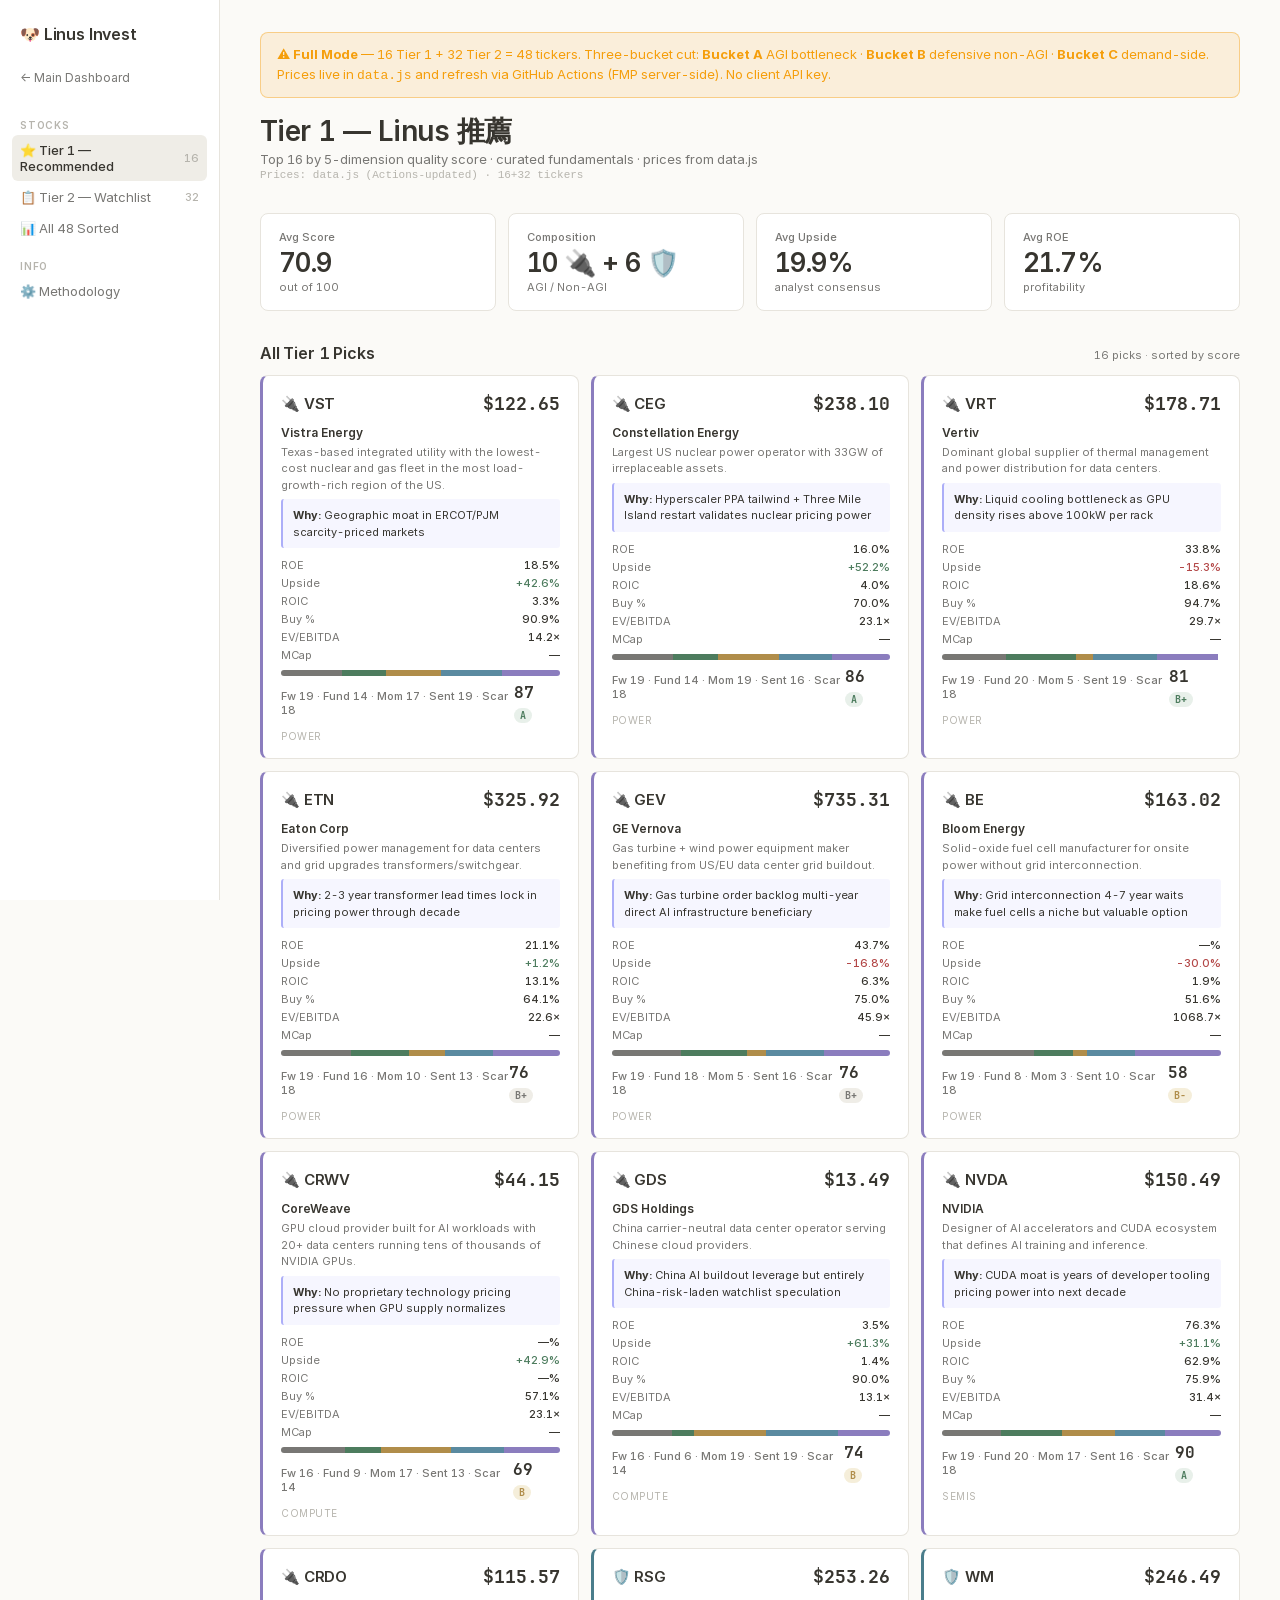
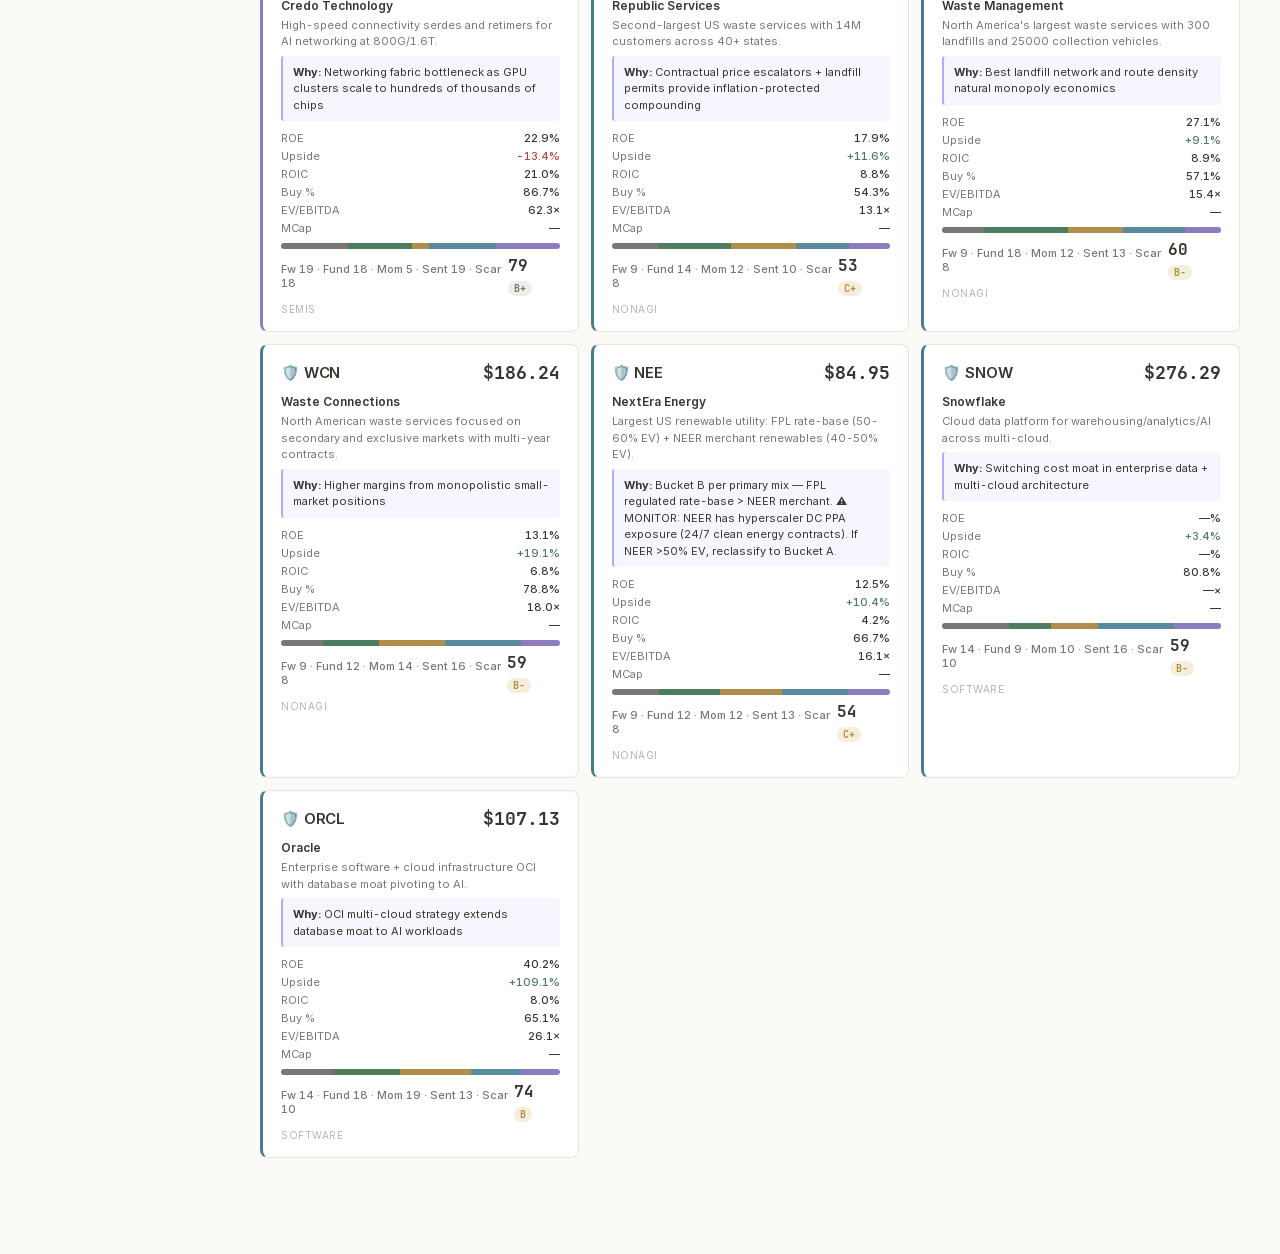
<file: linus-invest.html>
<!DOCTYPE html>
<html lang="en">
<head>
<meta charset="utf-8">
<meta name="viewport" content="width=device-width,initial-scale=1">
<title>Linus Invest — Two-Tier Dashboard</title>
<meta http-equiv="Cache-Control" content="no-cache, no-store, must-revalidate">
<meta http-equiv="Pragma" content="no-cache">
<meta http-equiv="Expires" content="0">
<link rel="stylesheet" href="fonts/inter.css">
<link rel="stylesheet" href="fonts/jetbrains.css">
<style>
:root{--bg:#fbfaf7;--surface:#ffffff;--surface-2:#f6f5f1;--surface-3:#efede7;--border:#e7e4dd;--border-strong:#d6d2c7;--text:#37352f;--text-muted:#787774;--text-faint:#b6b4ad;--accent:#787774;--accent-light:#efede7;--success:#4d7c5e;--info:#5a8aa0;--success-light:#e8f0ea;--warning:#b08d4a;--warning-light:#f5eeda;--error:#b34747;--error-light:#f5e7e7;--purple:#8b7dbe;--purple-light:#f0edf8;--tec:#4a7d8b;--tec-light:#e8eff1;--tier1:#37352f;--tier2:#787774;--radius-sm:6px;--radius-md:8px;--radius-lg:12px;--shadow:0 1px 3px rgba(0,0,0,0.04);}
*,*::before,*::after{box-sizing:border-box;margin:0;padding:0;}
html{-webkit-font-smoothing:antialiased;}
body{font-family:'Inter',-apple-system,BlinkMacSystemFont,sans-serif;font-size:14px;color:var(--text);background:var(--bg);min-height:100vh;font-feature-settings:'tnum'1;}
a{color:inherit;text-decoration:none;}
button{cursor:pointer;background:none;border:none;font:inherit;color:inherit;}
.app{display:flex;min-height:100vh;align-items:flex-start;}
.sidebar{width:220px;background:var(--surface);border-right:1px solid var(--border);padding:24px 12px;flex-shrink:0;position:sticky;top:0;height:100vh;overflow-y:auto;}
.sidebar-logo{font-size:16px;font-weight:600;letter-spacing:-0.01em;padding:0 8px 20px;display:flex;align-items:center;gap:8px;}
.sidebar-back{display:flex;align-items:center;gap:6px;padding:6px 8px;margin-bottom:12px;font-size:12px;color:var(--text-muted);border-radius:var(--radius-sm);transition:background .15s;cursor:pointer;}
.sidebar-back:hover{background:var(--surface-2);color:var(--text);}
.nav-section{font-size:10px;font-weight:600;color:var(--text-faint);letter-spacing:0.08em;text-transform:uppercase;padding:16px 8px 4px;}
.nav-item{display:flex;align-items:center;gap:8px;padding:7px 8px;border-radius:var(--radius-sm);font-size:13px;color:var(--text-muted);cursor:pointer;margin-bottom:1px;font-weight:400;transition:background .15s,color .15s;}
.nav-item:hover{background:var(--surface-2);color:var(--text);}
.nav-item.active{background:var(--surface-3);color:var(--text);font-weight:500;}
.nav-item svg{width:14px;height:14px;flex-shrink:0;opacity:0.5;}
.nav-badge{margin-left:auto;font-size:11px;font-weight:500;color:var(--text-faint);font-variant-numeric:tabular-nums;}
.nav-item-ext{display:flex;align-items:center;gap:8px;padding:7px 8px;border-radius:var(--radius-sm);font-size:13px;color:var(--text-muted);cursor:pointer;margin-bottom:1px;transition:background .15s,color .15s;}
.nav-item-ext:hover{background:var(--surface-2);color:var(--text);}
.nav-item-ext svg{width:14px;height:14px;flex-shrink:0;opacity:0.5;}
.main{flex:1;min-width:0;padding:32px 40px 64px;max-width:1100px;}
.topbar{display:flex;align-items:flex-end;justify-content:space-between;margin-bottom:32px;}
.topbar-left h1{font-size:28px;font-weight:600;letter-spacing:-0.02em;line-height:1.1;}
.topbar-left .subtitle{font-size:13px;color:var(--text-muted);margin-top:4px;font-weight:400;}
.topbar-right{display:flex;align-items:center;gap:8px;}
.icon-btn{width:32px;height:32px;border-radius:var(--radius-sm);display:flex;align-items:center;justify-content:center;color:var(--text-muted);border:1px solid var(--border);transition:background .15s;}
.icon-btn:hover{background:var(--surface-2);color:var(--text);}
.kpi-grid{display:grid;grid-template-columns:repeat(4,1fr);gap:12px;margin-bottom:32px;}
.kpi-card{background:var(--surface);border-radius:var(--radius-md);padding:16px 18px;border:1px solid var(--border);}
.kpi-label{font-size:11px;font-weight:500;color:var(--text-muted);margin-bottom:6px;}
.kpi-value{font-size:26px;font-weight:600;letter-spacing:-0.02em;font-variant-numeric:tabular-nums;line-height:1;}
.kpi-meta{font-size:11px;color:var(--text-muted);margin-top:4px;}
.section-header{display:flex;align-items:baseline;justify-content:space-between;margin-bottom:12px;}
.section-title{font-size:16px;font-weight:600;letter-spacing:-0.01em;}
.section-meta{font-size:11px;color:var(--text-muted);}
.card-grid{display:grid;grid-template-columns:repeat(auto-fill,minmax(300px,1fr));gap:12px;margin-bottom:32px;}
.card{background:var(--surface);border-radius:var(--radius-md);padding:16px 18px;border:1px solid var(--border);transition:border-color .15s;cursor:pointer;}
.card:hover{border-color:var(--border-strong);}
.card.tag-agi{border-left:3px solid var(--purple);}
.card.tag-nonagi{border-left:3px solid var(--tec);}
.card-head{display:flex;align-items:center;justify-content:space-between;margin-bottom:10px;}
.card-symbol{font-size:15px;font-weight:600;letter-spacing:-0.01em;}
.card-price{font-size:18px;font-weight:600;font-family:'JetBrains Mono',monospace;}
.card-name{font-size:12px;font-weight:600;color:var(--text);margin-bottom:4px;}
.card-desc{font-size:11px;color:var(--text-muted);line-height:1.5;margin-bottom:6px;}
.card-why{font-size:11px;color:var(--text);line-height:1.5;margin-bottom:10px;padding:8px 10px;background:rgba(99,102,241,0.06);border-left:2px solid rgba(99,102,241,0.5);border-radius:3px;}
.card-metrics{display:grid;grid-template-columns:1fr 1fr;gap:4px 12px;font-size:11px;margin-bottom:8px;}
.metric-label{color:var(--text-muted);}
.metric-val{font-variant-numeric:tabular-nums;text-align:right;font-weight:500;}
.metric-up{color:var(--success);}
.metric-down{color:var(--error);}
.card-score-bar{display:flex;height:6px;border-radius:3px;overflow:hidden;margin-bottom:6px;}
.score-seg-munger{background:var(--purple);}
.score-seg-buffett{background:var(--success);}
.score-seg-bezos{background:var(--warning);}
.score-seg-framework{background:var(--accent);}
.score-seg-fundamental{background:var(--success);}
.score-seg-momentum{background:var(--warning);}
.score-seg-sentiment{background:var(--info);}
.score-seg-scarcity{background:var(--purple);}
.row-score-bar .score-seg-framework{background:var(--accent);}
.row-score-bar .score-seg-fundamental{background:var(--success);}
.row-score-bar .score-seg-momentum{background:var(--warning);}
.row-score-bar .score-seg-sentiment{background:var(--info);}
.row-score-bar .score-seg-scarcity{background:var(--purple);}
.card-score{display:flex;align-items:center;justify-content:space-between;font-size:11px;}
.score-text{font-weight:500;color:var(--text-muted);}
.score-num{font-weight:700;font-size:16px;font-family:'JetBrains Mono',monospace;}
.card-sector{font-size:10px;color:var(--text-faint);margin-top:6px;text-transform:uppercase;letter-spacing:0.05em;}
.row-grid{display:flex;flex-direction:column;gap:4px;}
.row{display:grid;grid-template-columns:30px minmax(140px,2fr) minmax(180px,2.5fr) 1fr 70px 80px;align-items:center;padding:10px 12px;border-radius:var(--radius-sm);background:var(--surface);border:1px solid var(--border);font-size:12px;gap:10px;transition:border-color .15s;}
.row:hover{border-color:var(--border-strong);}
.row-rank{font-weight:600;color:var(--text-muted);font-size:11px;}
.row-ticker{font-weight:600;font-size:13px;}
.row-ticker a{color:var(--text);text-decoration:none;}
.row-ticker a:hover{color:var(--accent);}
.row-name{font-size:11px;color:var(--text-muted);line-height:1.3;}
.row-name a{color:var(--text-muted);text-decoration:none;border-bottom:1px dotted var(--text-faint);transition:color .15s,border-color .15s;}
.row-name a:hover{color:var(--accent);border-color:var(--accent);}
.row-sector{font-size:10px;color:var(--text-faint);}
.row-price{font-family:'JetBrains Mono',monospace;text-align:right;font-weight:500;}
.row-roe{text-align:right;font-variant-numeric:tabular-nums;font-weight:500;}
.row-ups{text-align:right;font-variant-numeric:tabular-nums;}
.row-score{text-align:right;font-weight:700;font-size:13px;font-family:'JetBrains Mono',monospace;}
.row-grade{text-align:center;}
.row-score-bar{display:flex;height:6px;border-radius:3px;overflow:hidden;background:var(--surface-2);border:1px solid var(--border);}
.row-score-bar .score-seg-munger{background:#5a9ec8;}
.row-score-bar .score-seg-buffett{background:#7a9d7a;}
.row-score-bar .score-seg-bezos{background:#c4a462;}
.row-score-bar .score-seg-framework{background:var(--accent);}
.score-seg-fundamental{background:var(--success);}
.score-seg-momentum{background:var(--warning);}
.score-seg-sentiment{background:var(--info);}
.score-seg-scarcity{background:var(--purple);}
.row-score-bar .score-seg-framework{background:var(--accent);}
.row-score-bar .score-seg-fundamental{background:var(--success);}
.row-score-bar .score-seg-momentum{background:var(--warning);}
.row-score-bar .score-seg-sentiment{background:var(--info);}
.row-score-bar .score-seg-scarcity{background:var(--purple);}
.row-score-meta{font-size:10px;color:var(--text-faint);font-family:'JetBrains Mono',monospace;display:flex;justify-content:space-between;margin-top:3px;line-height:1.2;}
.grade-pill{display:inline-block;padding:1px 6px;border-radius:8px;font-size:10px;font-weight:600;}
.grade-A{background:var(--success-light);color:var(--success);}
.grade-B{background:var(--surface-3);color:var(--accent);}
.grade-C{background:var(--warning-light);color:var(--warning);}
.meth-section{margin-bottom:24px;}
.meth-section h2{font-size:15px;font-weight:600;margin-bottom:8px;}
.meth-section p,.meth-section li{font-size:13px;color:var(--text-muted);line-height:1.6;}
.meth-table{width:100%;border-collapse:collapse;margin-top:8px;}
.meth-table th,.meth-table td{padding:6px 10px;text-align:left;font-size:12px;border-bottom:1px solid var(--border);}
.meth-table th{font-weight:600;color:var(--text);}
.meth-table td{color:var(--text-muted);}
.panel{display:none;}
.panel.active{display:block;}
@media(max-width:768px){
.app{flex-direction:column;}
.sidebar{width:100%;height:auto;position:relative;padding:12px;border-right:none;border-bottom:1px solid var(--border);}
.main{padding:16px 20px 48px;}
.card-grid{grid-template-columns:1fr;}
.row{grid-template-columns:30px 1fr 60px 50px;gap:4px;font-size:11px;}
.row-sector,.row-roe,.row-ups{display:none;}
.kpi-grid{grid-template-columns:1fr 1fr;}
}
</style>
</head>
<body>
<div class="app">
  <aside class="sidebar" id="sidebar">
    <div class="sidebar-logo">🐶 Linus Invest</div>
    <div class="sidebar-back" onclick="location.href='./'">← Main Dashboard</div>
    <div class="nav-section">STOCKS</div>
    <div class="nav-item active" data-view="tier1">⭐ Tier 1 — Recommended<span class="nav-badge" id="badge-tier1">16</span></div>
    <div class="nav-item" data-view="tier2">📋 Tier 2 — Watchlist<span class="nav-badge" id="badge-tier2">32</span></div>
    <div class="nav-item" data-view="all">📊 All 48 Sorted</div>
    <div class="nav-section">INFO</div>
    <div class="nav-item" data-view="methodology">⚙️ Methodology</div>
  </aside>
  <main class="main">
    <div class="panel active" id="view-tier1">
      <div style="background:rgba(245,158,11,0.12);border:1px solid rgba(245,158,11,0.4);border-radius:8px;padding:12px 16px;margin-bottom:18px;color:#f59e0b;font-size:13px;line-height:1.5;">
        ⚠️ <strong>Full Mode</strong> — 16 Tier 1 + 32 Tier 2 = 48 tickers. Three-bucket cut: <strong>Bucket A</strong> AGI bottleneck · <strong>Bucket B</strong> defensive non-AGI · <strong>Bucket C</strong> demand-side. Prices live in <code>data.js</code> and refresh via GitHub Actions (FMP server-side). No client API key.
      </div>
      <div class="topbar">
        <div class="topbar-left"><h1>Tier 1 — Linus 推薦</h1><div class="subtitle">Top 16 by 5-dimension quality score · curated fundamentals · prices from data.js</div><div id="priceTimestamp" style="font-size:11px;color:var(--text-faint);font-family:ui-monospace,SFMono-Regular,Menlo,monospace;margin-top:2px;">Prices: data.js (Actions-updated)</div></div>
      </div>
      <div class="kpi-grid" id="kpiTier1"></div>
      <div class="section-header"><span class="section-title">All Tier 1 Picks</span><span class="section-meta" id="tier1Summary"></span></div>
      <div class="card-grid" id="tier1Grid"></div>
    </div>
    <div class="panel" id="view-tier2">
      <div class="topbar">
        <div class="topbar-left"><h1>Tier 2 — Watchlist</h1><div class="subtitle">32 framework-compatible picks · curated watchlist · prices from data.js</div></div>
      </div>
      <div class="section-header"><span class="section-title">Sorted by Score</span><span class="section-meta" id="tier2Summary"></span></div>
      <div class="row-grid" id="tier2Grid"></div>
    </div>
    <div class="panel" id="view-all">
      <div class="topbar">
        <div class="topbar-left"><h1>All 48 Stocks</h1><div class="subtitle">Combined Tier 1 + Tier 2 sorted by score</div></div>
      </div>
      <div class="row-grid" id="allGrid"></div>
    </div>
    <div class="panel" id="view-methodology">
      <div class="topbar"><div class="topbar-left"><h1>Scoring Methodology</h1><div class="subtitle">5-dimension scoring: Framework · Fundamental · Momentum · Sentiment · Scarcity</div></div></div>
            <div class="meth-section">
              <h2>5 Scoring Dimensions (100 pts)</h2>
              <table class="meth-table">
                <tr><th>Dimension</th><th>Points</th><th>What It Measures</th></tr>
                <tr><td>Framework Fit</td><td>20</td><td>AGI bottleneck / demand-side / non-AGI defensive alignment</td></tr>
                <tr><td>Fundamental Quality</td><td>20</td><td>ROE / ROIC profitability and capital efficiency</td></tr>
                <tr><td>Momentum</td><td>20</td><td>Analyst upside / forward growth pressure</td></tr>
                <tr><td>Sentiment & Flow</td><td>20</td><td>Buy-side consensus / ownership tone</td></tr>
                <tr><td>Bottleneck Scarcity</td><td>20</td><td>Hard-to-replace picks-and-shovels scarcity</td></tr>
              </table>
            </div>
            <div class="meth-section">
              <h2>Grade Scale</h2>
              <table class="meth-table">
                <tr><th>Score</th><th>Grade</th><th>Meaning</th></tr>
                <tr><td>80+</td><td>A</td><td>Exceptional — top conviction</td></tr>
                <tr><td>75–79</td><td>B+</td><td>Strong — above-average moat</td></tr>
                <tr><td>65–74</td><td>B</td><td>Solid framework fit</td></tr>
                <tr><td>55–64</td><td>B-</td><td>Moderate — watchlist quality</td></tr>
                <tr><td><55</td><td>C or below</td><td>Directional only</td></tr>
              </table>
            </div>
            <div class="meth-section">
              <h2>Data Sources</h2>
              <p>Curated ticker metadata in <code>data.js</code>. Prices refreshed server-side by GitHub Actions via Financial Modeling Prep (API key never ships to the browser).</p>
            </div>
    </div>
  </main>
</div>
<script src="data.js?v=20260724c"></script>
<script>
(function(){document.documentElement.setAttribute('data-theme','light');})();
// 5-DIMENSION SCORING (Aschenbrenner Situational Awareness) — used by linus-invest.html
function _liDimFramework(t){if(t.ca==='nonagi')return 9;if(t.ca==='agi'){if(t.tier===1&&(t.se==='power'||t.se==='semis'))return 19;if(t.tier===1&&t.se==='compute')return 16;return 12;}if(t.ca==='demand')return t.tier===1?14:10;return 8;}
function _liDimFundamental(t){const roe=t.roe,roic=t.roic;if(roe==null&&roic==null)return 9;if(roic!=null&&roic<0)return 5;let base;if(roe==null){if(roic>=20)base=17;else if(roic>=10)base=14;else if(roic>=5)base=11;else base=8;}else{if(roe>=25)base=18;else if(roe>=20)base=16;else if(roe>=15)base=14;else if(roe>=10)base=12;else if(roe>=5)base=9;else base=6;if(roic!=null){if(roic>=15)base+=2;else if(roic<3&&roe>10)base-=2;}}return Math.max(4,Math.min(20,base));}
function _liDimMomentum(t){const u=t.ups;if(u==null)return 9;if(u>=50)return 19;if(u>=30)return 17;if(u>=15)return 14;if(u>=5)return 12;if(u>=0)return 10;if(u>=-10)return 7;if(u>=-25)return 5;return 3;}
function _liDimSentiment(t){const bp=t.bp;if(bp==null)return 9;if(bp>=85)return 19;if(bp>=70)return 16;if(bp>=55)return 13;if(bp>=40)return 10;if(bp>=25)return 8;return 5;}
function _liDimScarcity(t){if(t.ca==='nonagi')return 8;if(t.ca==='agi'){if(t.tier===1&&(t.se==='power'||t.se==='semis'))return 18;if(t.tier===1&&t.se==='compute')return 14;return 11;}if(t.ca==='demand')return 10;return 6;}
function _liScoreStock(t){const d={fw:_liDimFramework(t),fund:_liDimFundamental(t),mom:_liDimMomentum(t),sent:_liDimSentiment(t),scar:_liDimScarcity(t)};return{total:d.fw+d.fund+d.mom+d.sent+d.scar,dims:d};}
function _liTotal(t){var tierNum=(typeof TIER1!=='undefined'&&Array.isArray(TIER1)&&TIER1.indexOf(t)>=0)?1:2;var e=Object.assign({},t,{tier:t.tier!=null?t.tier:tierNum});return _liScoreStock(e).total;}
function grade(sc){if(sc>=85)return 'A';if(sc>=75)return 'B+';if(sc>=65)return 'B';if(sc>=55)return 'B-';if(sc>=45)return 'C+';if(sc>=35)return 'C';return 'D/F';}
function gradeClass(sc){return sc>=80?'grade-A':sc>=75?'grade-B':'grade-C';}
function fm(n,d){return n!=null&&n===n?Number(n).toFixed(d!=null?d:1):'—';}
function fc(n,d){var c=n>0?'metric-up':n<0?'metric-down':'';return '<span class="'+c+'">'+(n>0?'+':'')+fm(n,d)+'%</span>';}
function pack(s){var tierNum=(typeof TIER1!=='undefined'&&Array.isArray(TIER1)&&TIER1.indexOf(s)>=0)?1:2;return Object.assign({},s,{tier:s.tier!=null?s.tier:tierNum});}
// No client-side FMP calls. Prices come only from data.js / GitHub Actions.
(function(){
  if(typeof TIER1==='undefined'||typeof TIER2==='undefined'){
    console.error('[linus-invest] TIER1/TIER2 missing — data.js failed to load');
    return;
  }
  var b1=document.getElementById('badge-tier1'); if(b1) b1.textContent=TIER1.length;
  var b2=document.getElementById('badge-tier2'); if(b2) b2.textContent=TIER2.length;
  var ts=document.getElementById('priceTimestamp'); if(ts) ts.textContent='Prices: data.js (Actions-updated) · '+TIER1.length+'+'+TIER2.length+' tickers';
})();
(function(){var grid=document.getElementById('tier1Grid');if(!grid||typeof TIER1==='undefined')return;var html='';TIER1.forEach(function(s,i){var tag=s.ca==='agi'?'tag-agi':'tag-nonagi';var ups=s.ups!=null?fc(s.ups):'—';var packed=pack(s);var total=_liTotal(packed);var sc=_liScoreStock(packed);var d=sc.dims;var fwW=(d.fw/total*100).toFixed(0),fundW=(d.fund/total*100).toFixed(0),momW=(d.mom/total*100).toFixed(0),sentW=(d.sent/total*100).toFixed(0),scarW=(d.scar/total*100).toFixed(0);html+='<div class="card '+tag+'">';html+='<div class="card-head"><span class="card-symbol">'+(s.ca==='agi'?'🔌 ':'🛡️ ')+s.t+'</span><span class="card-price">$'+(s.p!=null?fm(s.p,2):'—')+'</span></div>';html+='<div class="card-name">'+(s.name||'')+'</div>';html+='<div class="card-desc">'+(s.desc||'')+'</div>';html+='<div class="card-why"><strong>Why:</strong> '+(s.why||'')+'</div>';html+='<div class="card-metrics">';html+='<span class="metric-label">ROE</span><span class="metric-val">'+fm(s.roe)+'%</span>';html+='<span class="metric-label">Upside</span><span class="metric-val">'+ups+'</span>';html+='<span class="metric-label">ROIC</span><span class="metric-val">'+fm(s.roic)+'%</span>';html+='<span class="metric-label">Buy %</span><span class="metric-val">'+fm(s.bp)+'%</span>';html+='<span class="metric-label">EV/EBITDA</span><span class="metric-val">'+fm(s.ev,1)+'×</span>';html+='<span class="metric-label">MCap</span><span class="metric-val">'+(s.mc?fm(s.mc,1)+'B':'—')+'</span>';html+='</div>';html+='<div class="card-score-bar"><div class="score-seg-framework" style="width:'+fwW+'%"></div><div class="score-seg-fundamental" style="width:'+fundW+'%"></div><div class="score-seg-momentum" style="width:'+momW+'%"></div><div class="score-seg-sentiment" style="width:'+sentW+'%"></div><div class="score-seg-scarcity" style="width:'+scarW+'%"></div></div>';
html+='<div class="card-score"><span class="score-text">Fw '+d.fw+' · Fund '+d.fund+' · Mom '+d.mom+' · Sent '+d.sent+' · Scar '+d.scar+'</span><span class="score-num">'+total+' <span class="grade-pill '+gradeClass(total)+'">'+grade(total)+'</span></span></div>';
html+='<div class="card-sector">'+s.se+'</div></div>';});grid.innerHTML=html;
var avgScore=(TIER1.reduce(function(a,s){return a+_liTotal(pack(s))},0)/TIER1.length).toFixed(1);var agiCount=TIER1.filter(function(s){return s.ca==='agi'}).length;var nonagiCount=TIER1.length-agiCount;var avgUps=(TIER1.reduce(function(a,s){return a+(s.ups||0)},0)/TIER1.length).toFixed(1);var avgRoe=(TIER1.reduce(function(a,s){return a+(s.roe||0)},0)/TIER1.length).toFixed(1);
document.getElementById('kpiTier1').innerHTML='<div class="kpi-card"><div class="kpi-label">Avg Score</div><div class="kpi-value">'+avgScore+'</div><div class="kpi-meta">out of 100</div></div><div class="kpi-card"><div class="kpi-label">Composition</div><div class="kpi-value">'+agiCount+' 🔌 + '+nonagiCount+' 🛡️</div><div class="kpi-meta">AGI / Non-AGI</div></div><div class="kpi-card"><div class="kpi-label">Avg Upside</div><div class="kpi-value">'+avgUps+'%</div><div class="kpi-meta">analyst consensus</div></div><div class="kpi-card"><div class="kpi-label">Avg ROE</div><div class="kpi-value">'+avgRoe+'%</div><div class="kpi-meta">profitability</div></div>';document.getElementById('tier1Summary').textContent=TIER1.length+' picks · sorted by score';})();
(function(){var grid=document.getElementById('tier2Grid');if(!grid||typeof TIER2==='undefined')return;var html='';TIER2.forEach(function(s,i){var packed=pack(s);var total=_liTotal(packed);var ups=s.ups!=null?fc(s.ups):'—';var sc=_liScoreStock(packed);var d=sc.dims;var fwW=(d.fw/total*100).toFixed(0),fundW=(d.fund/total*100).toFixed(0),momW=(d.mom/total*100).toFixed(0),sentW=(d.sent/total*100).toFixed(0),scarW=(d.scar/total*100).toFixed(0);var yahooUrl='https://finance.yahoo.com/quote/'+encodeURIComponent(s.t.replace(/\./g,'-'));html+='<div class="row">';html+='<span class="row-rank">'+(i+1)+'</span>';html+='<span class="row-ticker"><span class="row-sector">'+(s.ca==='agi'?'🔌 ':'🛡️ ')+'</span><a href="'+yahooUrl+'" target="_blank" rel="noopener">'+s.t+'</a></span>';html+='<span class="row-name"><a href="'+yahooUrl+'" target="_blank" rel="noopener">'+(s.name||s.t)+' →</a><div class="row-score-bar" style="margin-top:4px;"><div class="score-seg-framework" style="width:'+fwW+'%"></div><div class="score-seg-fundamental" style="width:'+fundW+'%"></div><div class="score-seg-momentum" style="width:'+momW+'%"></div><div class="score-seg-sentiment" style="width:'+sentW+'%"></div><div class="score-seg-scarcity" style="width:'+scarW+'%"></div></div><div class="row-score-meta"><span>Fw'+d.fw+' Fu'+d.fund+' M'+d.mom+' S'+d.sent+' Sc'+d.scar+'</span><span>'+total+'</span></div></span>';html+='<span class="row-sector">'+s.se+'</span>';html+='<span class="row-price">$'+fm(s.p,2)+'</span>';html+='<span class="row-score">'+total+' <span class="grade-pill '+gradeClass(total)+'">'+grade(total)+'</span></span>';html+='</div>';});grid.innerHTML=html;document.getElementById('tier2Summary').textContent=TIER2.length+' tickers · framework-compatible';})();
(function(){if(typeof TIER1==='undefined'||typeof TIER2==='undefined')return;var all=TIER1.concat(TIER2);all.sort(function(a,b){return _liTotal(pack(b))-_liTotal(pack(a))});var grid=document.getElementById('allGrid');if(!grid)return;var html='';all.forEach(function(s,i){var packed=pack(s);var total=_liTotal(packed);var ups=s.ups!=null?fc(s.ups):'—';var sc=_liScoreStock(packed);var d=sc.dims;var fwW=(d.fw/total*100).toFixed(0),fundW=(d.fund/total*100).toFixed(0),momW=(d.mom/total*100).toFixed(0),sentW=(d.sent/total*100).toFixed(0),scarW=(d.scar/total*100).toFixed(0);var yahooUrl='https://finance.yahoo.com/quote/'+encodeURIComponent(s.t.replace(/\./g,'-'));html+='<div class="row">';html+='<span class="row-rank">'+(i+1)+'</span>';html+='<span class="row-ticker"><span class="row-sector">'+(s.ca==='agi'?'🔌 ':'🛡️ ')+'</span><a href="'+yahooUrl+'" target="_blank" rel="noopener">'+s.t+'</a></span>';html+='<span class="row-name"><a href="'+yahooUrl+'" target="_blank" rel="noopener">'+(s.name||s.t)+' →</a><div class="row-score-bar" style="margin-top:4px;"><div class="score-seg-framework" style="width:'+fwW+'%"></div><div class="score-seg-fundamental" style="width:'+fundW+'%"></div><div class="score-seg-momentum" style="width:'+momW+'%"></div><div class="score-seg-sentiment" style="width:'+sentW+'%"></div><div class="score-seg-scarcity" style="width:'+scarW+'%"></div></div><div class="row-score-meta"><span>Fw'+d.fw+' Fu'+d.fund+' M'+d.mom+' S'+d.sent+' Sc'+d.scar+'</span><span>'+total+'</span></div></span>';html+='<span class="row-sector">'+s.se+'</span>';html+='<span class="row-price">$'+fm(s.p,2)+'</span>';html+='<span class="row-score">'+total+' <span class="grade-pill '+gradeClass(total)+'">'+grade(total)+'</span></span>';html+='</div>';});grid.innerHTML=html;})();
function switchView(id){document.querySelectorAll('.panel').forEach(function(p){p.classList.remove('active')});document.querySelectorAll('.nav-item').forEach(function(n){n.classList.remove('active')});var v=document.getElementById('view-'+id);if(v)v.classList.add('active');var n=document.querySelector('[data-view="'+id+'"]');if(n)n.classList.add('active');}
document.querySelectorAll('.nav-item').forEach(function(i){i.addEventListener('click',function(){switchView(i.dataset.view)})});
</script>
</body>
</html>
</file>
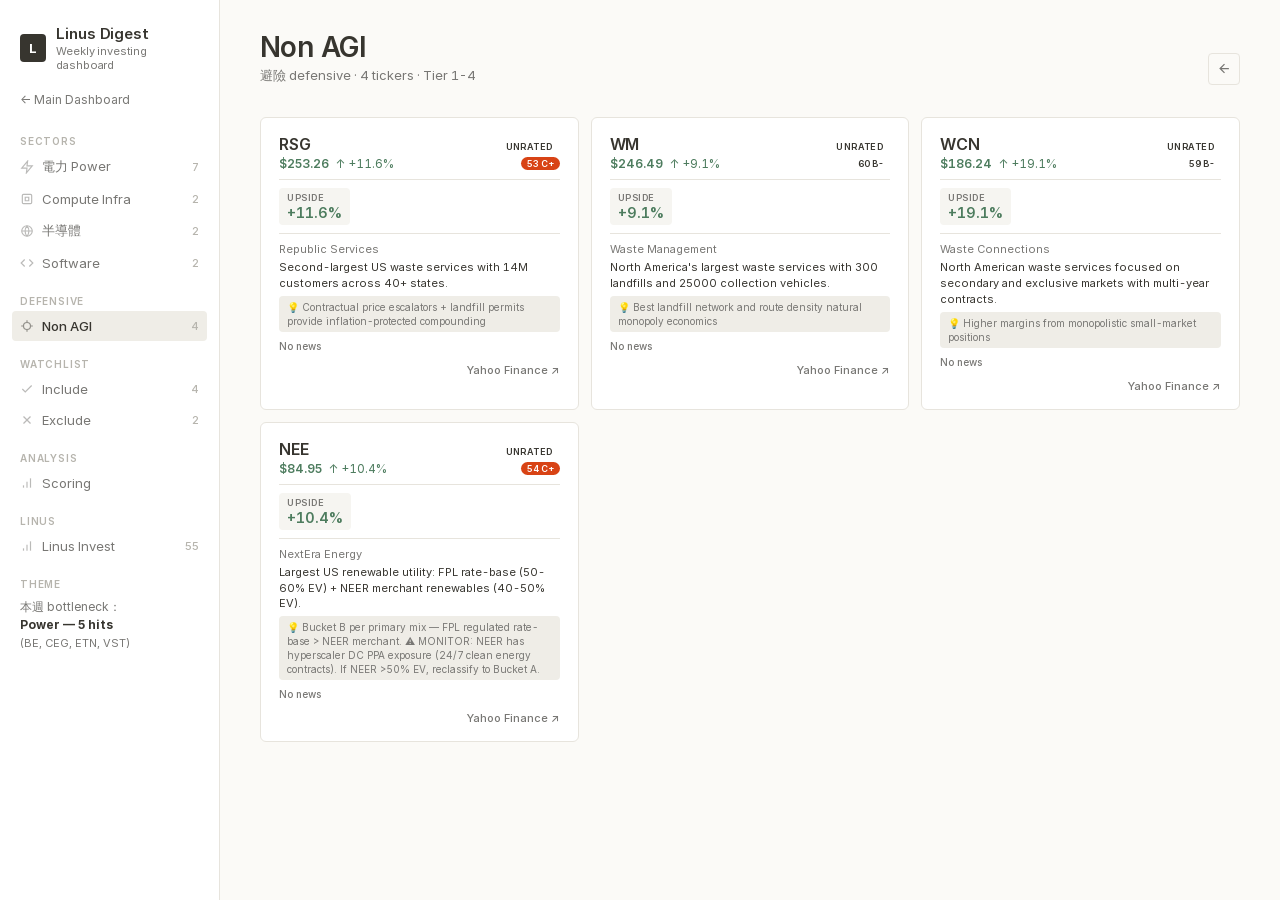
<file: nonagi.html>
<!DOCTYPE html>
<html lang="zh-HK">
<head>
<!-- cache-bust 2026-07-15: nav-badges dynamic -->
<meta charset="UTF-8">
<meta name="viewport" content="width=device-width, initial-scale=1.0">
<meta http-equiv="Cache-Control" content="no-cache, no-store, must-revalidate">
<meta http-equiv="Pragma" content="no-cache">
<meta http-equiv="Expires" content="0">
<title>Non AGI — Weekly Investing Digest</title>
<link rel="stylesheet" href="fonts/inter.css">
<link rel="stylesheet" href="fonts/jetbrains.css">
<style>

:root{
/* Notion-inspired warm palette — locked, no dark mode */
--bg:#fbfaf7;--surface:#ffffff;--surface-2:#f6f5f1;--surface-3:#efede7;
--border:#e7e4dd;--border-strong:#d6d2c7;
--text:#37352f;--text-muted:#787774;--text-faint:#b6b4ad;
--accent:#787774;--accent-light:#efede7;
--success:#4d7c5e;--success-light:#e8f0ea;
--warning:#b08d4a;--warning-light:#f5eeda;
--error:#b34747;--error-light:#f5e7e7;
--purple:#8b7dbe;--purple-light:#f0edf8;
--teal:#4a7d8b;--teal-light:#e8eff1;
--tier1:#37352f;--tier2:#787774;--tier3:#b08d4a;--tier4:#8b7dbe;
--radius-sm:4px;--radius-md:6px;--radius-lg:8px;
--shadow:0 1px 2px rgba(0,0,0,0.04);

  /* Emil Kowalski / Apple motion tokens — added 2026-07-25 EMIL-POLISH:TOKENS */
  --fluid:  cubic-bezier(0.16, 1, 0.3, 1);
  --snap:   cubic-bezier(0.32, 0.72, 0, 1);
  --ease-out-quad: cubic-bezier(0.25, 0.46, 0.45, 0.94);
  --d-tap:  100ms;
  --d-fast: 200ms;
  --d-base: 300ms;
  --d-fluid: 400ms;
  --press-scale: 0.98;
}
*,*::before,*::after{box-sizing:border-box;margin:0;padding:0;}
html{-webkit-font-smoothing:antialiased;}
body{font-family:'Inter',-apple-system,BlinkMacSystemFont,sans-serif;font-size:14px;color:var(--text);background:var(--bg);min-height:100vh;font-feature-settings:'tnum' 1;}
a{color:inherit;text-decoration:none;}
button{cursor:pointer;background:none;border:none;font:inherit;color:inherit;}

/* SIDEBAR */
.app{display:flex;min-height:100vh;align-items:flex-start;}
.sidebar{width:220px;background:var(--surface);border-right:1px solid var(--border);padding:24px 12px;flex-shrink:0;position:sticky;top:0;height:100vh;overflow-y:auto;transition:transform var(--d-base) var(--fluid);}
.sidebar-logo{font-size:15px;font-weight:600;letter-spacing:-0.01em;padding:0 8px 20px;display:flex;align-items:center;gap:10px;}
.logo-mark{width:28px;height:28px;background:var(--text);border-radius:4px;display:flex;align-items:center;justify-content:center;color:var(--surface);font-weight:700;font-size:13px;}
.logo-sub{font-size:11px;color:var(--text-muted);font-weight:400;margin-top:1px;}
.nav-section{font-size:10px;font-weight:600;color:var(--text-faint);letter-spacing:0.08em;text-transform:uppercase;padding:16px 8px 4px;}
.nav-item{display:flex;align-items:center;gap:8px;padding:7px 8px;border-radius:var(--radius-sm);font-size:13px;color:var(--text-muted);cursor:pointer;margin-bottom:1px;font-weight:400;transition:background var(--d-fast) var(--fluid),color var(--d-fast) var(--fluid);}
.nav-item:hover{background:var(--surface-2);color:var(--text);}
.nav-item.active{background:var(--surface-3);color:var(--text);font-weight:500;}
.nav-item svg{width:14px;height:14px;flex-shrink:0;opacity:0.5;}
.nav-item:hover svg{opacity:0.8;}
.nav-badge{margin-left:auto;font-size:11px;font-weight:500;color:var(--text-faint);font-variant-numeric:tabular-nums;}
.nav-item-ext{display:flex;align-items:center;gap:8px;padding:7px 8px;border-radius:var(--radius-sm);font-size:13px;color:var(--text-muted);cursor:pointer;margin-bottom:1px;transition:background var(--d-fast) var(--fluid),color var(--d-fast) var(--fluid);}
.nav-item-ext:hover{background:var(--surface-2);color:var(--text);}
.nav-item-ext.active{background:var(--surface-3);color:var(--text);font-weight:500;}
.nav-item-ext svg{width:14px;height:14px;flex-shrink:0;opacity:0.5;}

/* MAIN */
.main{flex:1;min-width:0;padding:32px 40px 64px;max-width:1200px;}
.topbar{display:flex;align-items:flex-end;justify-content:space-between;margin-bottom:32px;}
.topbar-left h1{font-size:28px;font-weight:600;letter-spacing:-0.02em;line-height:1.1;}
.topbar-left .subtitle{font-size:13px;color:var(--text-muted);margin-top:4px;font-weight:400;}
.topbar-right{display:flex;align-items:center;gap:8px;}
.icon-btn{width:32px;height:32px;border-radius:var(--radius-sm);display:flex;align-items:center;justify-content:center;color:var(--text-muted);border:1px solid var(--border);}
.icon-btn:hover{background:var(--surface-2);color:var(--text);}
.icon-btn svg{width:15px;height:15px;}

/* KPI */
.kpi-grid{display:grid;grid-template-columns:repeat(4,1fr);gap:12px;margin-bottom:32px;}
.kpi-card{background:var(--surface);border-radius:var(--radius-md);padding:18px 20px;border:1px solid var(--border);}
.kpi-card.featured{background:var(--surface-3);border-color:var(--border-strong);}
.kpi-label{font-size:11px;font-weight:500;color:var(--text-muted);margin-bottom:6px;}
.kpi-value{font-size:28px;font-weight:600;letter-spacing:-0.02em;font-variant-numeric:tabular-nums;line-height:1;}
.kpi-meta{font-size:11px;color:var(--text-muted);margin-top:6px;font-variant-numeric:tabular-nums;}
.kpi-delta{display:inline-flex;align-items:center;gap:3px;font-weight:500;}
.delta-up{color:var(--success);}.delta-down{color:var(--error);}.delta-neutral{color:var(--text-muted);}

/* SECTION */
.section{margin-bottom:32px;}
.section-header{display:flex;align-items:baseline;justify-content:space-between;margin-bottom:12px;}
.section-title{font-size:16px;font-weight:600;letter-spacing:-0.01em;}
.section-meta{font-size:11px;color:var(--text-muted);}

/* SECTOR CARDS */
.sector-grid{display:grid;grid-template-columns:repeat(auto-fill,minmax(260px,1fr));gap:12px;}
.sector-card{background:var(--surface);border-radius:var(--radius-md);padding:16px 18px;border:1px solid var(--border);cursor:pointer;transition:border-color var(--d-fast) var(--fluid),background var(--d-fast) var(--fluid);}
.sector-card:hover{border-color:var(--border-strong);background:var(--surface-2);}
.sector-card-head{display:flex;align-items:center;justify-content:space-between;margin-bottom:8px;}
.sector-name{font-size:13px;font-weight:600;}
.sector-tier-badge{font-size:9px;font-weight:600;padding:2px 7px;border-radius:3px;letter-spacing:0.05em;text-transform:uppercase;}
.tier-1{background:var(--tier1);color:var(--bg);}
.tier-2{background:var(--accent-light);color:var(--accent);}
.tier-3{background:var(--warning-light);color:var(--warning);}
.tier-4{background:var(--purple-light);color:var(--purple);}
.sector-tickers{display:flex;flex-wrap:wrap;gap:4px;margin-bottom:8px;}
.ticker-chip{font-size:11px;font-weight:500;padding:2px 7px;border-radius:3px;background:var(--surface-2);color:var(--text);font-variant-numeric:tabular-nums;}
.ticker-chip.up{background:var(--success-light);color:var(--success);}
.ticker-chip.down{background:var(--error-light);color:var(--error);}
.sector-meta{font-size:10px;color:var(--text-muted);display:flex;justify-content:space-between;}

/* TICKER CARDS */
.ticker-grid{display:grid;grid-template-columns:repeat(auto-fill,minmax(300px,1fr));gap:12px;}
.ticker-card{background:var(--surface);border-radius:var(--radius-md);padding:16px 18px;border:1px solid var(--border);cursor:pointer;transition:border-color var(--d-fast) var(--fluid),background var(--d-fast) var(--fluid);}
.ticker-card:hover{border-color:var(--border-strong);background:var(--surface-2);}
.ticker-head{display:flex;align-items:baseline;justify-content:space-between;margin-bottom:2px;}
.ticker-symbol{font-size:16px;font-weight:600;letter-spacing:-0.01em;font-variant-numeric:tabular-nums;}
.ticker-name{font-size:11px;color:var(--text-muted);margin-bottom:4px;}
.ticker-desc{font-size:11px;color:var(--text);line-height:1.45;margin-bottom:4px;}
.ticker-why{font-size:10px;color:var(--accent);line-height:1.4;padding:4px 8px;background:var(--accent-light);border-radius:var(--radius-sm);margin-bottom:8px;}
.ticker-news-count{font-size:10px;font-weight:500;color:var(--text-muted);font-variant-numeric:tabular-nums;}
.ticker-signal{font-size:12px;color:var(--text);line-height:1.5;padding-top:10px;border-top:1px solid var(--border);margin-top:8px;}
.ticker-signal-label{font-size:10px;font-weight:600;color:var(--text-muted);text-transform:uppercase;letter-spacing:0.06em;margin-bottom:3px;}
/* FUNDAMENTALS ROW */
.ticker-fund-row{display:flex;flex-wrap:wrap;gap:6px;margin:8px 0;padding:8px 0;border-top:1px solid var(--border);border-bottom:1px solid var(--border);}
.ticker-fund{display:inline-flex;flex-direction:column;gap:1px;background:var(--surface-2);padding:4px 8px;border-radius:var(--radius-sm);min-width:54px;}
.ticker-fund-label{font-size:9px;font-weight:600;color:var(--text-muted);text-transform:uppercase;letter-spacing:0.06em;}
.ticker-fund .up-pos{color:var(--success);font-weight:600;}
.ticker-fund .up-neg{color:var(--error);font-weight:600;}
.ticker-head .ticker-symbol a{color:inherit;text-decoration:none;}
.ticker-head .ticker-symbol a:hover{color:var(--accent);text-decoration:underline;}
.ticker-yahoo{margin-top:8px;text-align:right;}
.ticker-yahoo a{font-size:11px;color:var(--accent);text-decoration:none;font-weight:500;}
.ticker-yahoo a:hover{text-decoration:underline;color:var(--text);}


/* SIGNAL LIST */
.signal-list{display:grid;grid-template-columns:1fr 1fr;gap:12px;}
.signal-col{background:var(--surface);border-radius:var(--radius-md);padding:18px;border:1px solid var(--border);}
.signal-col-head{display:flex;align-items:center;gap:6px;font-size:13px;font-weight:600;margin-bottom:12px;}
.signal-col-head .dot{width:6px;height:6px;border-radius:50%;}
.dot-include{background:var(--success);}.dot-exclude{background:var(--error);}
.signal-row{display:flex;align-items:center;justify-content:space-between;padding:8px 0;border-top:1px solid var(--border);}
.signal-row:first-of-type{border-top:none;}
.signal-ticker{font-size:12px;font-weight:600;font-variant-numeric:tabular-nums;}
.signal-tag{font-size:10px;color:var(--text-muted);font-weight:400;}
.signal-upside{font-size:12px;font-weight:600;font-variant-numeric:tabular-nums;}
.upside-up{color:var(--success);}.upside-down{color:var(--error);}

/* BUCKET BARS */
.bucket-bars{background:var(--surface);border-radius:var(--radius-md);padding:18px;border:1px solid var(--border);}
.bucket-row{display:flex;align-items:center;gap:10px;padding:6px 0;}
.bucket-label{font-size:12px;font-weight:500;width:100px;}
.bucket-bar-wrap{flex:1;height:4px;background:var(--surface-3);border-radius:2px;overflow:hidden;}
.bucket-bar{height:100%;background:var(--text-muted);border-radius:2px;transition:width 0.8s cubic-bezier(0.16,1,0.3,1);}
.bucket-val{font-size:12px;font-weight:600;width:28px;text-align:right;font-variant-numeric:tabular-nums;color:var(--text-muted);}

/* LINUS TAKE */
.linus-overview{background:var(--surface);border-radius:var(--radius-md);padding:20px 24px;border:1px solid var(--border);margin-bottom:20px;border-left:3px solid var(--accent);}
.linus-overview-header{display:flex;align-items:center;gap:8px;margin-bottom:14px;font-size:12px;font-weight:600;color:var(--text-muted);letter-spacing:0.03em;text-transform:uppercase;}
.linus-overview-body{display:flex;flex-direction:column;gap:12px;}
.linus-overview-item{display:flex;align-items:flex-start;gap:10px;font-size:13px;line-height:1.65;color:var(--text);}
.linus-dot{width:5px;height:5px;border-radius:50%;background:var(--text-muted);flex-shrink:0;margin-top:8px;}

/* PRICE / SCORE IN DETAIL */
.detail-price-row{display:flex;align-items:center;gap:16px;margin-bottom:16px;padding:12px 16px;background:var(--surface-2);border-radius:8px;}
.detail-price{font-size:24px;font-weight:600;}
.detail-trend{font-size:14px;color:var(--text-muted);}
.detail-score-badge{font-size:12px;padding:4px 10px;border-radius:12px;font-weight:600;}
.grade-A{background:#1b5e20;color:#fff;}
.grade-B-plus{background:#2e7d32;color:#fff;}
.grade-B{background:#f9a825;color:#000;}
.grade-B-minus{background:#ef6c00;color:#fff;}
.grade-C-plus{background:#d84315;color:#fff;}

/* SCORING PAGE */
.scoring-section{margin-bottom:28px;}
.scoring-section h2{font-size:16px;font-weight:600;margin-bottom:10px;}
.scoring-section p{font-size:13px;color:var(--text-muted);line-height:1.6;margin-bottom:8px;}
.scoring-dims{display:grid;grid-template-columns:repeat(auto-fill,minmax(200px,1fr));gap:8px;margin-bottom:20px;}
.scoring-dim{background:var(--surface);border:1px solid var(--border);border-radius:var(--radius-md);padding:14px 16px;}
.scoring-dim-name{font-size:12px;font-weight:600;margin-bottom:2px;}
.scoring-dim-pts{font-size:20px;font-weight:600;color:var(--text-muted);}
.scoring-dim-desc{font-size:10px;color:var(--text-faint);margin-top:2px;}
.grade-table{width:100%;border-collapse:collapse;font-size:12px;margin-bottom:20px;}
.grade-table th,.grade-table td{padding:6px 10px;text-align:left;border-bottom:1px solid var(--border);}
.grade-table th{font-weight:600;color:var(--text-muted);font-size:10px;text-transform:uppercase;letter-spacing:0.05em;}
.rank-table{width:100%;border-collapse:collapse;font-size:12px;}
.rank-table th{padding:6px 10px;text-align:left;border-bottom:1px solid var(--border);font-weight:600;color:var(--text-muted);font-size:10px;text-transform:uppercase;letter-spacing:0.05em;}
.rank-table td{padding:6px 10px;border-bottom:1px solid var(--border);}
.rank-num{color:var(--text-faint);font-weight:500;width:24px;text-align:right;}

/* TICKER CARD PRICE */
.ticker-price-row{display:flex;align-items:center;gap:6px;margin-bottom:6px;font-size:12px;}
.ticker-price{font-weight:600;font-variant-numeric:tabular-nums;}
.ticker-price-up{color:var(--success);}
.ticker-price-down{color:var(--error);}
.ticker-score{font-size:9px;padding:1px 6px;border-radius:8px;font-weight:600;margin-left:auto;}

/* DETAIL VIEW */
.panel-view{display:none;}
.panel-view.active{display:block;}
.back-btn{display:inline-flex;align-items:center;gap:4px;font-size:12px;color:var(--text-muted);cursor:pointer;margin-bottom:16px;font-weight:400;background:none;border:none;padding:0;}
.back-btn:hover{color:var(--text);text-decoration:underline;}
.detail-head{background:var(--surface);border-radius:var(--radius-md);padding:24px;border:1px solid var(--border);margin-bottom:20px;}
.detail-head-row{display:flex;align-items:baseline;justify-content:space-between;margin-bottom:8px;}
.detail-symbol{font-size:36px;font-weight:600;letter-spacing:-0.02em;font-variant-numeric:tabular-nums;}
.detail-name{font-size:14px;color:var(--text-muted);}
.detail-desc{font-size:13px;color:var(--text);line-height:1.5;margin-top:8px;padding:0 0 4px 0;}
.detail-why{font-size:12px;color:var(--accent);line-height:1.5;padding:8px 10px;background:var(--accent-light);border-radius:var(--radius-sm);margin:8px 0 12px 0;}
.detail-news-list{background:var(--surface);border-radius:var(--radius-md);border:1px solid var(--border);overflow:hidden;}
.detail-news-item{padding:14px 18px;border-bottom:1px solid var(--border);cursor:pointer;transition:background var(--d-fast) var(--fluid);}
.detail-news-item:last-child{border-bottom:none;}
.detail-news-item:hover{background:var(--surface-2);}
.detail-news-meta{display:flex;align-items:center;gap:8px;margin-bottom:4px;font-size:10px;color:var(--text-muted);}
.detail-news-source{font-weight:600;color:var(--text);}
.detail-news-title{font-size:13px;font-weight:400;line-height:1.4;}

/* MOBILE */
.menu-toggle{display:none;}
.sidebar-overlay{display:none;}
@media (max-width:1024px){.kpi-grid{grid-template-columns:repeat(2,1fr);}.signal-list{grid-template-columns:1fr;}}
@media (max-width:768px){
.menu-toggle{display:flex;position:fixed;top:12px;left:12px;z-index:99;width:36px;height:36px;background:var(--surface);border:1px solid var(--border);border-radius:var(--radius-sm);align-items:center;justify-content:center;color:var(--text);}
.sidebar-overlay{display:block;position:fixed;inset:0;background:rgba(0,0,0,0.3);z-index:50;opacity:0;pointer-events:none;transition:opacity var(--d-base) var(--fluid);}
.sidebar-overlay.active{opacity:1;pointer-events:auto;}
.sidebar{position:fixed;left:0;top:0;z-index:60;transform:translateX(-100%);width:260px;}
.sidebar.open{transform:translateX(0);}
.main{padding:56px 16px 48px;}
.topbar-left h1{font-size:22px;}
.kpi-value{font-size:22px;}
}


/* === EMIL-POLISH:PRESS — scale(0.98) on :active for tactile feedback === */
.nav-item:active, .nav-item-ext:active,
.sector-card:active, .ticker-card:active,
.news-card:active, .detail-news-item:active,
.icon-btn:active, .back-btn:active {
  transform: scale(var(--press-scale));
  transition: transform 80ms var(--snap);
}


/* === EMIL-POLISH:HOVER-GATE — touch devices don't fire false hovers === */
@media (hover: hover) and (pointer: fine) {
  .nav-item:hover, .nav-item-ext:hover, .icon-btn:hover { background: var(--surface-2); color: var(--text); }
  .nav-item:hover svg { opacity: 0.8; }
  .sector-card:hover, .ticker-card:hover, .news-card:hover { border-color: var(--border-strong); background: var(--surface-2); }
  .detail-news-item:hover, .back-btn:hover { background: var(--surface-2); color: var(--text); }
  .ticker-head .ticker-symbol a:hover { color: var(--accent); text-decoration: underline; }
  .ticker-yahoo a:hover { text-decoration: underline; color: var(--text); }
}


/* === EMIL-POLISH:REDUCED-MOTION — respect OS setting === */
@media (prefers-reduced-motion: reduce) {
  *, *::before, *::after {
    transition-duration: 0.01ms !important;
    animation-duration: 0.01ms !important;
    animation-iteration-count: 1 !important;
  }
}


/* === EMIL-POLISH:STAGGER — sector-card cascade mount === */
@keyframes emil-fade-in {
  from { opacity: 0; transform: translateY(8px); }
  to   { opacity: 1; transform: translateY(0); }
}
.sector-card { animation: emil-fade-in var(--d-base) var(--fluid) backwards; }
.sector-card:nth-child(1) { animation-delay: 0ms; }
.sector-card:nth-child(2) { animation-delay: 50ms; }
.sector-card:nth-child(3) { animation-delay: 100ms; }
.sector-card:nth-child(4) { animation-delay: 150ms; }
.sector-card:nth-child(5) { animation-delay: 200ms; }
.sector-card:nth-child(6) { animation-delay: 250ms; }

</style>
<script src="data.js?v=20261127c"></script>
</head>
<body>
<div class="app">
  <aside class="sidebar" id="sidebar">
    <div class="sidebar-logo">
      <div class="logo-mark">L</div>
      <div>
        <div>Linus Digest</div>
        <div class="logo-sub">Weekly investing dashboard</div>
      </div>
    </div>
    <div style="padding:0 8px 12px;"><a href="index.html" style="font-size:12px;color:var(--text-muted);display:flex;align-items:center;gap:4px;">← Main Dashboard</a></div>
    <nav>
      <div class="nav-section">Sectors</div>
      <div class="nav-item" onclick="location.href='power.html'"><svg viewBox="0 0 24 24" fill="none" stroke="currentColor" stroke-width="2"><path d="M13 2L3 14h9l-1 8 10-12h-9l1-8z"/></svg>電力 Power<span class="nav-badge" data-sector="power"">6</span></div>
      <div class="nav-item" onclick="location.href='compute.html'"><svg viewBox="0 0 24 24" fill="none" stroke="currentColor" stroke-width="2"><rect x="4" y="4" width="16" height="16" rx="2"/><path d="M9 9h6v6H9z"/></svg>Compute Infra<span class="nav-badge" data-sector="compute"">2</span></div>
      <div class="nav-item" onclick="location.href='semis.html'"><svg viewBox="0 0 24 24" fill="none" stroke="currentColor" stroke-width="2"><circle cx="12" cy="12" r="9"/><path d="M3 12h18M12 3a14 14 0 0 1 0 18M12 3a14 14 0 0 0 0 18"/></svg>半導體<span class="nav-badge" data-sector="semis"">2</span></div>
      <div class="nav-item" onclick="location.href='software.html'"><svg viewBox="0 0 24 24" fill="none" stroke="currentColor" stroke-width="2"><polyline points="16 18 22 12 16 6"/><polyline points="8 6 2 12 8 18"/></svg>Software<span class="nav-badge" data-sector="software"">2</span></div>
      <div class="nav-section">Defensive</div>
      <div class="nav-item active" onclick="location.href='nonagi.html'"><svg viewBox="0 0 24 24" fill="none" stroke="currentColor" stroke-width="2"><circle cx="12" cy="12" r="6"/><path d="M12 2v4M12 18v4M2 12h4M18 12h4"/></svg>Non AGI<span class="nav-badge" data-sector="nonagi"">4</span></div>
      <div class="nav-section">Watchlist</div>
      <div class="nav-item" onclick="location.href='index.html#include'"><svg viewBox="0 0 24 24" fill="none" stroke="currentColor" stroke-width="2"><polyline points="20 6 9 17 4 12"/></svg>Include<span class="nav-badge" data-static="include"">4</span></div>
      <div class="nav-item" onclick="location.href='index.html#exclude'"><svg viewBox="0 0 24 24" fill="none" stroke="currentColor" stroke-width="2"><line x1="18" y1="6" x2="6" y2="18"/><line x1="6" y1="6" x2="18" y2="18"/></svg>Exclude<span class="nav-badge" data-static="exclude"">2</span></div>
      <div class="nav-section">Analysis</div>
      <div class="nav-item" onclick="location.href='index.html#scoring'"><svg viewBox="0 0 24 24" fill="none" stroke="currentColor" stroke-width="2"><path d="M12 20V10"/><path d="M18 20V4"/><path d="M6 20v-4"/></svg><span>Scoring</span></div>
      <div class="nav-section">Linus</div>
      <div class="nav-item-ext" onclick="location.href='linus-invest.html'"><svg viewBox="0 0 24 24" fill="none" stroke="currentColor" stroke-width="2"><path d="M12 20V10"/><path d="M18 20V4"/><path d="M6 20v-4"/></svg><span>Linus Invest</span><span class="nav-badge">55</span></div>
      <div class="nav-section">Theme</div>
      <div style="padding:4px 8px;font-size:12px;color:var(--text-muted);line-height:1.5;">本週 bottleneck：<br><strong style="color:var(--text);">Power — 5 hits</strong><br><span style="font-size:11px;">(BE, CEG, ETN, VST)</span></div>
    </nav>
  </aside>
  <main class="main">
    <div class="topbar">
      <div class="topbar-left"><h1>Non AGI</h1><div class="subtitle">避險 defensive · 4 tickers · Tier 1-4</div></div>
      <div class="topbar-right"><button class="icon-btn" onclick="location.href='index.html'" title="Back to Dashboard"><svg width="15" height="15" viewBox="0 0 24 24" fill="none" stroke="currentColor" stroke-width="2"><path d="M19 12H5M12 19l-7-7 7-7"/></svg></button></div>
    </div>
    <div class="ticker-grid" id="tickerGrid"></div>
  </main>
</div>
<script>
var tickers = ['RSG','WM','WCN','NEE'];
renderSectorGrid('tickerGrid', tickers);
</script>
<script>
// NAV BADGES — dynamic from SECTORS[] / INCLUDE[] / EXCLUDE[] / TICKERS[]
// Replaces hardcoded counts. Single source of truth = data.js.
(function(){
  try {
    document.querySelectorAll('[data-sector]').forEach(function(el){
      var sec = el.getAttribute('data-sector');
      if (typeof SECTORS !== 'undefined' && SECTORS[sec]) {
        el.textContent = SECTORS[sec].length;
      }
    });
    document.querySelectorAll('[data-static="include"]').forEach(function(el){
      if (typeof INCLUDE !== 'undefined') el.textContent = INCLUDE.length;
    });
    document.querySelectorAll('[data-static="exclude"]').forEach(function(el){
      if (typeof EXCLUDE !== 'undefined') el.textContent = EXCLUDE.length;
    });
    document.querySelectorAll('[data-static="total"]').forEach(function(el){
      if (typeof TICKERS !== 'undefined') el.textContent = TICKERS.length;
    });
  } catch(e) { console.error('[nav-badge]', e); }
})();
</script>
</body>
</html>
</file>
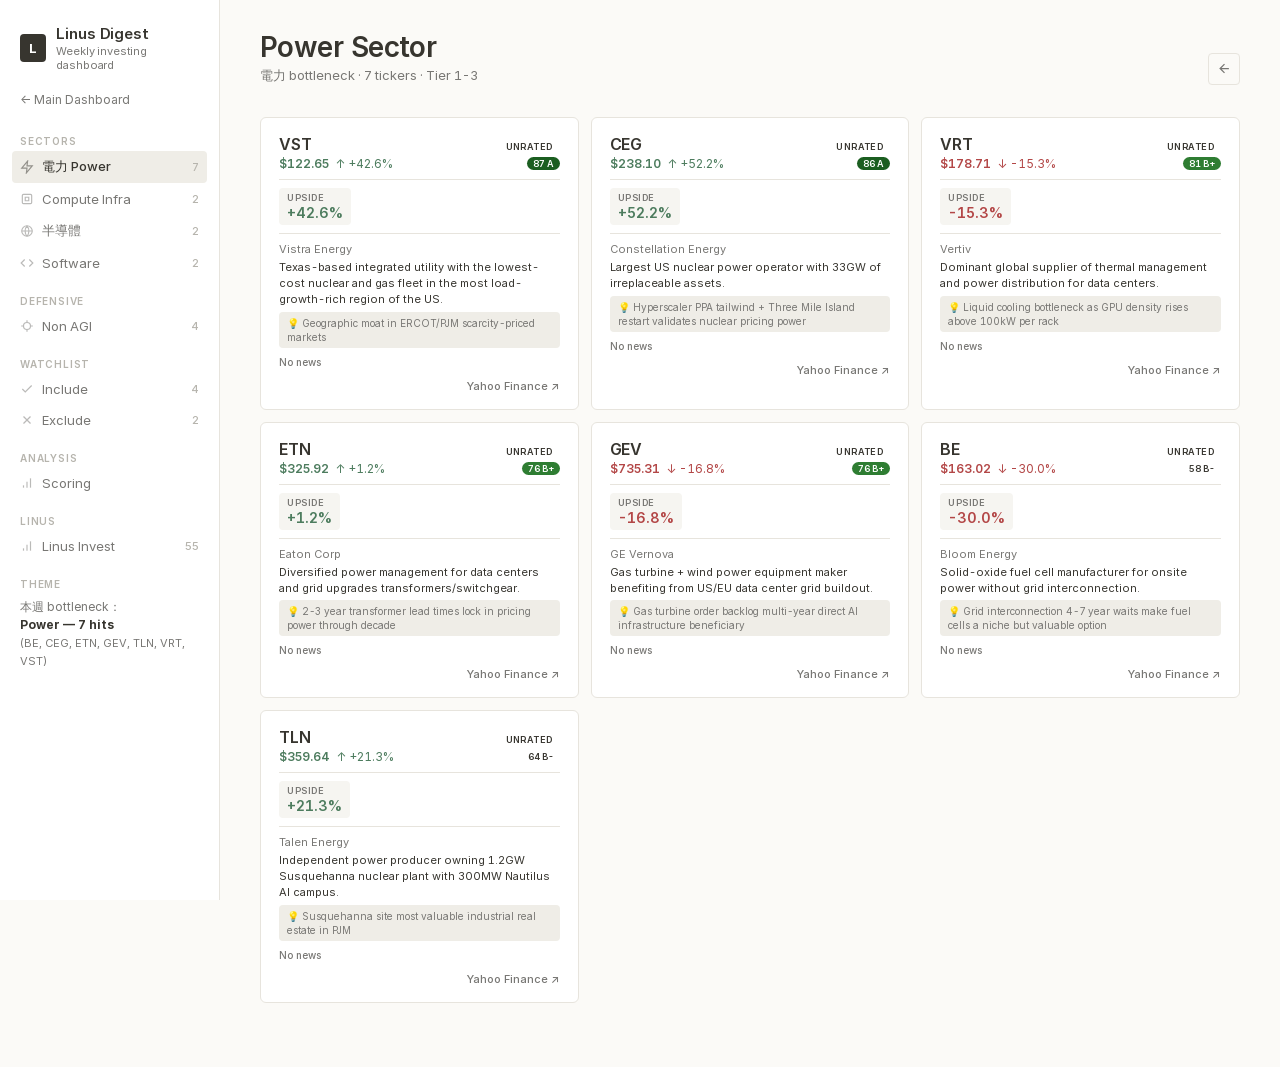
<file: power.html>
<!DOCTYPE html>
<html lang="zh-HK">
<head>
<!-- cache-bust 2026-07-15: nav-badges dynamic -->
<meta charset="UTF-8">
<meta name="viewport" content="width=device-width, initial-scale=1.0">
<meta http-equiv="Cache-Control" content="no-cache, no-store, must-revalidate">
<meta http-equiv="Pragma" content="no-cache">
<meta http-equiv="Expires" content="0">
<title>Power Sector — Weekly Investing Digest</title>
<link rel="stylesheet" href="fonts/inter.css">
<link rel="stylesheet" href="fonts/jetbrains.css">
<style>

:root{
/* Notion-inspired warm palette — locked, no dark mode */
--bg:#fbfaf7;--surface:#ffffff;--surface-2:#f6f5f1;--surface-3:#efede7;
--border:#e7e4dd;--border-strong:#d6d2c7;
--text:#37352f;--text-muted:#787774;--text-faint:#b6b4ad;
--accent:#787774;--accent-light:#efede7;
--success:#4d7c5e;--success-light:#e8f0ea;
--warning:#b08d4a;--warning-light:#f5eeda;
--error:#b34747;--error-light:#f5e7e7;
--purple:#8b7dbe;--purple-light:#f0edf8;
--teal:#4a7d8b;--teal-light:#e8eff1;
--tier1:#37352f;--tier2:#787774;--tier3:#b08d4a;--tier4:#8b7dbe;
--radius-sm:4px;--radius-md:6px;--radius-lg:8px;
--shadow:0 1px 2px rgba(0,0,0,0.04);

  /* Emil Kowalski / Apple motion tokens — added 2026-07-25 EMIL-POLISH:TOKENS */
  --fluid:  cubic-bezier(0.16, 1, 0.3, 1);
  --snap:   cubic-bezier(0.32, 0.72, 0, 1);
  --ease-out-quad: cubic-bezier(0.25, 0.46, 0.45, 0.94);
  --d-tap:  100ms;
  --d-fast: 200ms;
  --d-base: 300ms;
  --d-fluid: 400ms;
  --press-scale: 0.98;
}
*,*::before,*::after{box-sizing:border-box;margin:0;padding:0;}
html{-webkit-font-smoothing:antialiased;}
body{font-family:'Inter',-apple-system,BlinkMacSystemFont,sans-serif;font-size:14px;color:var(--text);background:var(--bg);min-height:100vh;font-feature-settings:'tnum' 1;}
a{color:inherit;text-decoration:none;}
button{cursor:pointer;background:none;border:none;font:inherit;color:inherit;}

/* SIDEBAR */
.app{display:flex;min-height:100vh;align-items:flex-start;}
.sidebar{width:220px;background:var(--surface);border-right:1px solid var(--border);padding:24px 12px;flex-shrink:0;position:sticky;top:0;height:100vh;overflow-y:auto;transition:transform var(--d-base) var(--fluid);}
.sidebar-logo{font-size:15px;font-weight:600;letter-spacing:-0.01em;padding:0 8px 20px;display:flex;align-items:center;gap:10px;}
.logo-mark{width:28px;height:28px;background:var(--text);border-radius:4px;display:flex;align-items:center;justify-content:center;color:var(--surface);font-weight:700;font-size:13px;}
.logo-sub{font-size:11px;color:var(--text-muted);font-weight:400;margin-top:1px;}
.nav-section{font-size:10px;font-weight:600;color:var(--text-faint);letter-spacing:0.08em;text-transform:uppercase;padding:16px 8px 4px;}
.nav-item{display:flex;align-items:center;gap:8px;padding:7px 8px;border-radius:var(--radius-sm);font-size:13px;color:var(--text-muted);cursor:pointer;margin-bottom:1px;font-weight:400;transition:background var(--d-fast) var(--fluid),color var(--d-fast) var(--fluid);}
.nav-item:hover{background:var(--surface-2);color:var(--text);}
.nav-item.active{background:var(--surface-3);color:var(--text);font-weight:500;}
.nav-item svg{width:14px;height:14px;flex-shrink:0;opacity:0.5;}
.nav-item:hover svg{opacity:0.8;}
.nav-badge{margin-left:auto;font-size:11px;font-weight:500;color:var(--text-faint);font-variant-numeric:tabular-nums;}
.nav-item-ext{display:flex;align-items:center;gap:8px;padding:7px 8px;border-radius:var(--radius-sm);font-size:13px;color:var(--text-muted);cursor:pointer;margin-bottom:1px;transition:background var(--d-fast) var(--fluid),color var(--d-fast) var(--fluid);}
.nav-item-ext:hover{background:var(--surface-2);color:var(--text);}
.nav-item-ext.active{background:var(--surface-3);color:var(--text);font-weight:500;}
.nav-item-ext svg{width:14px;height:14px;flex-shrink:0;opacity:0.5;}

/* MAIN */
.main{flex:1;min-width:0;padding:32px 40px 64px;max-width:1200px;}
.topbar{display:flex;align-items:flex-end;justify-content:space-between;margin-bottom:32px;}
.topbar-left h1{font-size:28px;font-weight:600;letter-spacing:-0.02em;line-height:1.1;}
.topbar-left .subtitle{font-size:13px;color:var(--text-muted);margin-top:4px;font-weight:400;}
.topbar-right{display:flex;align-items:center;gap:8px;}
.icon-btn{width:32px;height:32px;border-radius:var(--radius-sm);display:flex;align-items:center;justify-content:center;color:var(--text-muted);border:1px solid var(--border);}
.icon-btn:hover{background:var(--surface-2);color:var(--text);}
.icon-btn svg{width:15px;height:15px;}

/* KPI */
.kpi-grid{display:grid;grid-template-columns:repeat(4,1fr);gap:12px;margin-bottom:32px;}
.kpi-card{background:var(--surface);border-radius:var(--radius-md);padding:18px 20px;border:1px solid var(--border);}
.kpi-card.featured{background:var(--surface-3);border-color:var(--border-strong);}
.kpi-label{font-size:11px;font-weight:500;color:var(--text-muted);margin-bottom:6px;}
.kpi-value{font-size:28px;font-weight:600;letter-spacing:-0.02em;font-variant-numeric:tabular-nums;line-height:1;}
.kpi-meta{font-size:11px;color:var(--text-muted);margin-top:6px;font-variant-numeric:tabular-nums;}
.kpi-delta{display:inline-flex;align-items:center;gap:3px;font-weight:500;}
.delta-up{color:var(--success);}.delta-down{color:var(--error);}.delta-neutral{color:var(--text-muted);}

/* SECTION */
.section{margin-bottom:32px;}
.section-header{display:flex;align-items:baseline;justify-content:space-between;margin-bottom:12px;}
.section-title{font-size:16px;font-weight:600;letter-spacing:-0.01em;}
.section-meta{font-size:11px;color:var(--text-muted);}

/* SECTOR CARDS */
.sector-grid{display:grid;grid-template-columns:repeat(auto-fill,minmax(260px,1fr));gap:12px;}
.sector-card{background:var(--surface);border-radius:var(--radius-md);padding:16px 18px;border:1px solid var(--border);cursor:pointer;transition:border-color var(--d-fast) var(--fluid),background var(--d-fast) var(--fluid);}
.sector-card:hover{border-color:var(--border-strong);background:var(--surface-2);}
.sector-card-head{display:flex;align-items:center;justify-content:space-between;margin-bottom:8px;}
.sector-name{font-size:13px;font-weight:600;}
.sector-tier-badge{font-size:9px;font-weight:600;padding:2px 7px;border-radius:3px;letter-spacing:0.05em;text-transform:uppercase;}
.tier-1{background:var(--tier1);color:var(--bg);}
.tier-2{background:var(--accent-light);color:var(--accent);}
.tier-3{background:var(--warning-light);color:var(--warning);}
.tier-4{background:var(--purple-light);color:var(--purple);}
.sector-tickers{display:flex;flex-wrap:wrap;gap:4px;margin-bottom:8px;}
.ticker-chip{font-size:11px;font-weight:500;padding:2px 7px;border-radius:3px;background:var(--surface-2);color:var(--text);font-variant-numeric:tabular-nums;}
.ticker-chip.up{background:var(--success-light);color:var(--success);}
.ticker-chip.down{background:var(--error-light);color:var(--error);}
.sector-meta{font-size:10px;color:var(--text-muted);display:flex;justify-content:space-between;}

/* TICKER CARDS */
.ticker-grid{display:grid;grid-template-columns:repeat(auto-fill,minmax(300px,1fr));gap:12px;}
.ticker-card{background:var(--surface);border-radius:var(--radius-md);padding:16px 18px;border:1px solid var(--border);cursor:pointer;transition:border-color var(--d-fast) var(--fluid),background var(--d-fast) var(--fluid);}
.ticker-card:hover{border-color:var(--border-strong);background:var(--surface-2);}
.ticker-head{display:flex;align-items:baseline;justify-content:space-between;margin-bottom:2px;}
.ticker-symbol{font-size:16px;font-weight:600;letter-spacing:-0.01em;font-variant-numeric:tabular-nums;}
.ticker-name{font-size:11px;color:var(--text-muted);margin-bottom:4px;}
.ticker-desc{font-size:11px;color:var(--text);line-height:1.45;margin-bottom:4px;}
.ticker-why{font-size:10px;color:var(--accent);line-height:1.4;padding:4px 8px;background:var(--accent-light);border-radius:var(--radius-sm);margin-bottom:8px;}
.ticker-news-count{font-size:10px;font-weight:500;color:var(--text-muted);font-variant-numeric:tabular-nums;}
.ticker-signal{font-size:12px;color:var(--text);line-height:1.5;padding-top:10px;border-top:1px solid var(--border);margin-top:8px;}
.ticker-signal-label{font-size:10px;font-weight:600;color:var(--text-muted);text-transform:uppercase;letter-spacing:0.06em;margin-bottom:3px;}

/* FUNDAMENTALS ROW */
.ticker-fund-row{display:flex;flex-wrap:wrap;gap:6px;margin:8px 0;padding:8px 0;border-top:1px solid var(--border);border-bottom:1px solid var(--border);}
.ticker-fund{display:inline-flex;flex-direction:column;gap:1px;background:var(--surface-2);padding:4px 8px;border-radius:var(--radius-sm);min-width:54px;}
.ticker-fund-label{font-size:9px;font-weight:600;color:var(--text-muted);text-transform:uppercase;letter-spacing:0.06em;}
.ticker-fund .up-pos{color:var(--success);font-weight:600;}
.ticker-fund .up-neg{color:var(--error);font-weight:600;}
.ticker-head .ticker-symbol a{color:inherit;text-decoration:none;}
.ticker-head .ticker-symbol a:hover{color:var(--accent);text-decoration:underline;}
.ticker-yahoo{margin-top:8px;text-align:right;}
.ticker-yahoo a{font-size:11px;color:var(--accent);text-decoration:none;font-weight:500;}
.ticker-yahoo a:hover{text-decoration:underline;color:var(--text);}

/* SIGNAL LIST */
.signal-list{display:grid;grid-template-columns:1fr 1fr;gap:12px;}
.signal-col{background:var(--surface);border-radius:var(--radius-md);padding:18px;border:1px solid var(--border);}
.signal-col-head{display:flex;align-items:center;gap:6px;font-size:13px;font-weight:600;margin-bottom:12px;}
.signal-col-head .dot{width:6px;height:6px;border-radius:50%;}
.dot-include{background:var(--success);}.dot-exclude{background:var(--error);}
.signal-row{display:flex;align-items:center;justify-content:space-between;padding:8px 0;border-top:1px solid var(--border);}
.signal-row:first-of-type{border-top:none;}
.signal-ticker{font-size:12px;font-weight:600;font-variant-numeric:tabular-nums;}
.signal-tag{font-size:10px;color:var(--text-muted);font-weight:400;}
.signal-upside{font-size:12px;font-weight:600;font-variant-numeric:tabular-nums;}
.upside-up{color:var(--success);}.upside-down{color:var(--error);}

/* BUCKET BARS */
.bucket-bars{background:var(--surface);border-radius:var(--radius-md);padding:18px;border:1px solid var(--border);}
.bucket-row{display:flex;align-items:center;gap:10px;padding:6px 0;}
.bucket-label{font-size:12px;font-weight:500;width:100px;}
.bucket-bar-wrap{flex:1;height:4px;background:var(--surface-3);border-radius:2px;overflow:hidden;}
.bucket-bar{height:100%;background:var(--text-muted);border-radius:2px;transition:width 0.8s cubic-bezier(0.16,1,0.3,1);}
.bucket-val{font-size:12px;font-weight:600;width:28px;text-align:right;font-variant-numeric:tabular-nums;color:var(--text-muted);}

/* LINUS TAKE */
.linus-overview{background:var(--surface);border-radius:var(--radius-md);padding:20px 24px;border:1px solid var(--border);margin-bottom:20px;border-left:3px solid var(--accent);}
.linus-overview-header{display:flex;align-items:center;gap:8px;margin-bottom:14px;font-size:12px;font-weight:600;color:var(--text-muted);letter-spacing:0.03em;text-transform:uppercase;}
.linus-overview-body{display:flex;flex-direction:column;gap:12px;}
.linus-overview-item{display:flex;align-items:flex-start;gap:10px;font-size:13px;line-height:1.65;color:var(--text);}
.linus-dot{width:5px;height:5px;border-radius:50%;background:var(--text-muted);flex-shrink:0;margin-top:8px;}

/* PRICE / SCORE IN DETAIL */
.detail-price-row{display:flex;align-items:center;gap:16px;margin-bottom:16px;padding:12px 16px;background:var(--surface-2);border-radius:8px;}
.detail-price{font-size:24px;font-weight:600;}
.detail-trend{font-size:14px;color:var(--text-muted);}
.detail-score-badge{font-size:12px;padding:4px 10px;border-radius:12px;font-weight:600;}
.grade-A{background:#1b5e20;color:#fff;}
.grade-B-plus{background:#2e7d32;color:#fff;}
.grade-B{background:#f9a825;color:#000;}
.grade-B-minus{background:#ef6c00;color:#fff;}
.grade-C-plus{background:#d84315;color:#fff;}

/* SCORING PAGE */
.scoring-section{margin-bottom:28px;}
.scoring-section h2{font-size:16px;font-weight:600;margin-bottom:10px;}
.scoring-section p{font-size:13px;color:var(--text-muted);line-height:1.6;margin-bottom:8px;}
.scoring-dims{display:grid;grid-template-columns:repeat(auto-fill,minmax(200px,1fr));gap:8px;margin-bottom:20px;}
.scoring-dim{background:var(--surface);border:1px solid var(--border);border-radius:var(--radius-md);padding:14px 16px;}
.scoring-dim-name{font-size:12px;font-weight:600;margin-bottom:2px;}
.scoring-dim-pts{font-size:20px;font-weight:600;color:var(--text-muted);}
.scoring-dim-desc{font-size:10px;color:var(--text-faint);margin-top:2px;}
.grade-table{width:100%;border-collapse:collapse;font-size:12px;margin-bottom:20px;}
.grade-table th,.grade-table td{padding:6px 10px;text-align:left;border-bottom:1px solid var(--border);}
.grade-table th{font-weight:600;color:var(--text-muted);font-size:10px;text-transform:uppercase;letter-spacing:0.05em;}
.rank-table{width:100%;border-collapse:collapse;font-size:12px;}
.rank-table th{padding:6px 10px;text-align:left;border-bottom:1px solid var(--border);font-weight:600;color:var(--text-muted);font-size:10px;text-transform:uppercase;letter-spacing:0.05em;}
.rank-table td{padding:6px 10px;border-bottom:1px solid var(--border);}
.rank-num{color:var(--text-faint);font-weight:500;width:24px;text-align:right;}

/* TICKER CARD PRICE */
.ticker-price-row{display:flex;align-items:center;gap:6px;margin-bottom:6px;font-size:12px;}
.ticker-price{font-weight:600;font-variant-numeric:tabular-nums;}
.ticker-price-up{color:var(--success);}
.ticker-price-down{color:var(--error);}
.ticker-score{font-size:9px;padding:1px 6px;border-radius:8px;font-weight:600;margin-left:auto;}

/* DETAIL VIEW */
.panel-view{display:none;}
.panel-view.active{display:block;}
.back-btn{display:inline-flex;align-items:center;gap:4px;font-size:12px;color:var(--text-muted);cursor:pointer;margin-bottom:16px;font-weight:400;background:none;border:none;padding:0;}
.back-btn:hover{color:var(--text);text-decoration:underline;}
.detail-head{background:var(--surface);border-radius:var(--radius-md);padding:24px;border:1px solid var(--border);margin-bottom:20px;}
.detail-head-row{display:flex;align-items:baseline;justify-content:space-between;margin-bottom:8px;}
.detail-symbol{font-size:36px;font-weight:600;letter-spacing:-0.02em;font-variant-numeric:tabular-nums;}
.detail-name{font-size:14px;color:var(--text-muted);}
.detail-desc{font-size:13px;color:var(--text);line-height:1.5;margin-top:8px;padding:0 0 4px 0;}
.detail-why{font-size:12px;color:var(--accent);line-height:1.5;padding:8px 10px;background:var(--accent-light);border-radius:var(--radius-sm);margin:8px 0 12px 0;}
.detail-news-list{background:var(--surface);border-radius:var(--radius-md);border:1px solid var(--border);overflow:hidden;}
.detail-news-item{padding:14px 18px;border-bottom:1px solid var(--border);cursor:pointer;transition:background var(--d-fast) var(--fluid);}
.detail-news-item:last-child{border-bottom:none;}
.detail-news-item:hover{background:var(--surface-2);}
.detail-news-meta{display:flex;align-items:center;gap:8px;margin-bottom:4px;font-size:10px;color:var(--text-muted);}
.detail-news-source{font-weight:600;color:var(--text);}
.detail-news-title{font-size:13px;font-weight:400;line-height:1.4;}

/* MOBILE */
.menu-toggle{display:none;}
.sidebar-overlay{display:none;}
@media (max-width:1024px){.kpi-grid{grid-template-columns:repeat(2,1fr);}.signal-list{grid-template-columns:1fr;}}
@media (max-width:768px){
.menu-toggle{display:flex;position:fixed;top:12px;left:12px;z-index:99;width:36px;height:36px;background:var(--surface);border:1px solid var(--border);border-radius:var(--radius-sm);align-items:center;justify-content:center;color:var(--text);}
.sidebar-overlay{display:block;position:fixed;inset:0;background:rgba(0,0,0,0.3);z-index:50;opacity:0;pointer-events:none;transition:opacity var(--d-base) var(--fluid);}
.sidebar-overlay.active{opacity:1;pointer-events:auto;}
.sidebar{position:fixed;left:0;top:0;z-index:60;transform:translateX(-100%);width:260px;}
.sidebar.open{transform:translateX(0);}
.main{padding:56px 16px 48px;}
.topbar-left h1{font-size:22px;}
.kpi-value{font-size:22px;}
}


/* === EMIL-POLISH:PRESS — scale(0.98) on :active for tactile feedback === */
.nav-item:active, .nav-item-ext:active,
.sector-card:active, .ticker-card:active,
.news-card:active, .detail-news-item:active,
.icon-btn:active, .back-btn:active {
  transform: scale(var(--press-scale));
  transition: transform 80ms var(--snap);
}


/* === EMIL-POLISH:HOVER-GATE — touch devices don't fire false hovers === */
@media (hover: hover) and (pointer: fine) {
  .nav-item:hover, .nav-item-ext:hover, .icon-btn:hover { background: var(--surface-2); color: var(--text); }
  .nav-item:hover svg { opacity: 0.8; }
  .sector-card:hover, .ticker-card:hover, .news-card:hover { border-color: var(--border-strong); background: var(--surface-2); }
  .detail-news-item:hover, .back-btn:hover { background: var(--surface-2); color: var(--text); }
  .ticker-head .ticker-symbol a:hover { color: var(--accent); text-decoration: underline; }
  .ticker-yahoo a:hover { text-decoration: underline; color: var(--text); }
}


/* === EMIL-POLISH:REDUCED-MOTION — respect OS setting === */
@media (prefers-reduced-motion: reduce) {
  *, *::before, *::after {
    transition-duration: 0.01ms !important;
    animation-duration: 0.01ms !important;
    animation-iteration-count: 1 !important;
  }
}


/* === EMIL-POLISH:STAGGER — sector-card cascade mount === */
@keyframes emil-fade-in {
  from { opacity: 0; transform: translateY(8px); }
  to   { opacity: 1; transform: translateY(0); }
}
.sector-card { animation: emil-fade-in var(--d-base) var(--fluid) backwards; }
.sector-card:nth-child(1) { animation-delay: 0ms; }
.sector-card:nth-child(2) { animation-delay: 50ms; }
.sector-card:nth-child(3) { animation-delay: 100ms; }
.sector-card:nth-child(4) { animation-delay: 150ms; }
.sector-card:nth-child(5) { animation-delay: 200ms; }
.sector-card:nth-child(6) { animation-delay: 250ms; }

</style>
<script src="data.js?v=20261127c"></script>
</head>
<body>
<div class="app">
  <aside class="sidebar" id="sidebar">
    <div class="sidebar-logo">
      <div class="logo-mark">L</div>
      <div>
        <div>Linus Digest</div>
        <div class="logo-sub">Weekly investing dashboard</div>
      </div>
    </div>
    <div style="padding:0 8px 12px;"><a href="index.html" style="font-size:12px;color:var(--text-muted);display:flex;align-items:center;gap:4px;">← Main Dashboard</a></div>
    <nav>
      <div class="nav-section">Sectors</div>
      <div class="nav-item active" onclick="location.href='power.html'"><svg viewBox="0 0 24 24" fill="none" stroke="currentColor" stroke-width="2"><path d="M13 2L3 14h9l-1 8 10-12h-9l1-8z"/></svg>電力 Power<span class="nav-badge" data-sector="power">7</span></div>
      <div class="nav-item" onclick="location.href='compute.html'"><svg viewBox="0 0 24 24" fill="none" stroke="currentColor" stroke-width="2"><rect x="4" y="4" width="16" height="16" rx="2"/><path d="M9 9h6v6H9z"/></svg>Compute Infra<span class="nav-badge" data-sector="compute"">2</span></div>
      <div class="nav-item" onclick="location.href='semis.html'"><svg viewBox="0 0 24 24" fill="none" stroke="currentColor" stroke-width="2"><circle cx="12" cy="12" r="9"/><path d="M3 12h18M12 3a14 14 0 0 1 0 18M12 3a14 14 0 0 0 0 18"/></svg>半導體<span class="nav-badge" data-sector="semis"">2</span></div>
      <div class="nav-item" onclick="location.href='software.html'"><svg viewBox="0 0 24 24" fill="none" stroke="currentColor" stroke-width="2"><polyline points="16 18 22 12 16 6"/><polyline points="8 6 2 12 8 18"/></svg>Software<span class="nav-badge" data-sector="software"">2</span></div>
      <div class="nav-section">Defensive</div>
      <div class="nav-item" onclick="location.href='nonagi.html'"><svg viewBox="0 0 24 24" fill="none" stroke="currentColor" stroke-width="2"><circle cx="12" cy="12" r="6"/><path d="M12 2v4M12 18v4M2 12h4M18 12h4"/></svg>Non AGI<span class="nav-badge" data-sector="nonagi"">4</span></div>
      <div class="nav-section">Watchlist</div>
      <div class="nav-item" onclick="location.href='index.html#include'"><svg viewBox="0 0 24 24" fill="none" stroke="currentColor" stroke-width="2"><polyline points="20 6 9 17 4 12"/></svg>Include<span class="nav-badge" data-static="include"">4</span></div>
      <div class="nav-item" onclick="location.href='index.html#exclude'"><svg viewBox="0 0 24 24" fill="none" stroke="currentColor" stroke-width="2"><line x1="18" y1="6" x2="6" y2="18"/><line x1="6" y1="6" x2="18" y2="18"/></svg>Exclude<span class="nav-badge" data-static="exclude"">2</span></div>
      <div class="nav-section">Analysis</div>
      <div class="nav-item" onclick="location.href='index.html#scoring'"><svg viewBox="0 0 24 24" fill="none" stroke="currentColor" stroke-width="2"><path d="M12 20V10"/><path d="M18 20V4"/><path d="M6 20v-4"/></svg><span>Scoring</span></div>
      <div class="nav-section">Linus</div>
      <div class="nav-item-ext" onclick="location.href='linus-invest.html'"><svg viewBox="0 0 24 24" fill="none" stroke="currentColor" stroke-width="2"><path d="M12 20V10"/><path d="M18 20V4"/><path d="M6 20v-4"/></svg><span>Linus Invest</span><span class="nav-badge" data-static="exclude"">55</span></div>
      <div class="nav-section">Theme</div>
      <div style="padding:4px 8px;font-size:12px;color:var(--text-muted);line-height:1.5;">本週 bottleneck：<br><strong style="color:var(--text);">Power — 7 hits</strong><br><span style="font-size:11px;" id="themePowerDetail">(BE, CEG, ETN, GEV, TLN, VRT, VST)</span></div>
    </nav>
  </aside>
  <main class="main">
    <div class="topbar">
      <div class="topbar-left"><h1>Power Sector</h1><div class="subtitle" id="powerSubtitle">電力 bottleneck · 7 tickers · Tier 1-3</div></div>
      <div class="topbar-right"><button class="icon-btn" onclick="location.href='index.html'" title="Back to Dashboard"><svg width="15" height="15" viewBox="0 0 24 24" fill="none" stroke="currentColor" stroke-width="2"><path d="M19 12H5M12 19l-7-7 7-7"/></svg></button></div>
    </div>
    <div class="ticker-grid" id="tickerGrid"></div>
  </main>
</div>
<script>
var tickers = ['VST','CEG','TLN','VRT','ETN','GEV','BE'];
renderSectorGrid('tickerGrid', tickers);
</script>
<script>
// NAV BADGES — dynamic from SECTORS[] / INCLUDE[] / EXCLUDE[] / TICKERS[]
// Replaces hardcoded counts. Single source of truth = data.js.
(function(){
  try {
    document.querySelectorAll('[data-sector]').forEach(function(el){
      var sec = el.getAttribute('data-sector');
      if (typeof SECTORS !== 'undefined' && SECTORS[sec]) {
        el.textContent = SECTORS[sec].length;
      }
    });
    document.querySelectorAll('[data-static="include"]').forEach(function(el){
      if (typeof INCLUDE !== 'undefined') el.textContent = INCLUDE.length;
    });
    document.querySelectorAll('[data-static="exclude"]').forEach(function(el){
      if (typeof EXCLUDE !== 'undefined') el.textContent = EXCLUDE.length;
    });
    document.querySelectorAll('[data-static="total"]').forEach(function(el){
      if (typeof TICKERS !== 'undefined') el.textContent = TICKERS.length;
    });
  } catch(e) { console.error('[nav-badge]', e); }
})();
</script>
</body>
</html>
</file>
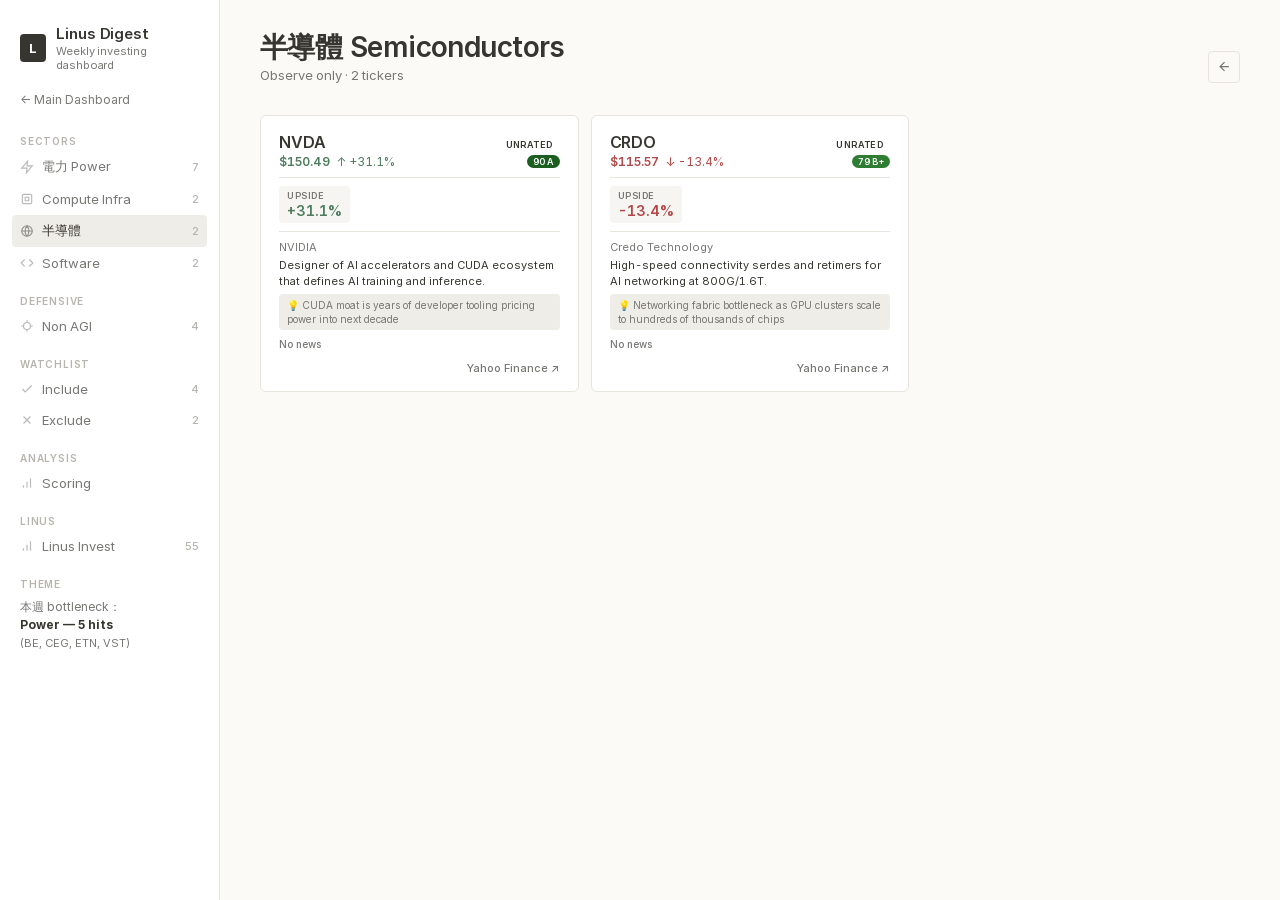
<file: semis.html>
<!DOCTYPE html>
<html lang="zh-HK">
<head>
<!-- cache-bust 2026-07-15: nav-badges dynamic -->
<meta charset="UTF-8">
<meta name="viewport" content="width=device-width, initial-scale=1.0">
<meta http-equiv="Cache-Control" content="no-cache, no-store, must-revalidate">
<meta http-equiv="Pragma" content="no-cache">
<meta http-equiv="Expires" content="0">
<title>半導體 Semiconductors — Weekly Investing Digest</title>
<link rel="stylesheet" href="fonts/inter.css">
<link rel="stylesheet" href="fonts/jetbrains.css">
<style>

:root{
/* Notion-inspired warm palette — locked, no dark mode */
--bg:#fbfaf7;--surface:#ffffff;--surface-2:#f6f5f1;--surface-3:#efede7;
--border:#e7e4dd;--border-strong:#d6d2c7;
--text:#37352f;--text-muted:#787774;--text-faint:#b6b4ad;
--accent:#787774;--accent-light:#efede7;
--success:#4d7c5e;--success-light:#e8f0ea;
--warning:#b08d4a;--warning-light:#f5eeda;
--error:#b34747;--error-light:#f5e7e7;
--purple:#8b7dbe;--purple-light:#f0edf8;
--teal:#4a7d8b;--teal-light:#e8eff1;
--tier1:#37352f;--tier2:#787774;--tier3:#b08d4a;--tier4:#8b7dbe;
--radius-sm:4px;--radius-md:6px;--radius-lg:8px;
--shadow:0 1px 2px rgba(0,0,0,0.04);

  /* Emil Kowalski / Apple motion tokens — added 2026-07-25 EMIL-POLISH:TOKENS */
  --fluid:  cubic-bezier(0.16, 1, 0.3, 1);
  --snap:   cubic-bezier(0.32, 0.72, 0, 1);
  --ease-out-quad: cubic-bezier(0.25, 0.46, 0.45, 0.94);
  --d-tap:  100ms;
  --d-fast: 200ms;
  --d-base: 300ms;
  --d-fluid: 400ms;
  --press-scale: 0.98;
}
*,*::before,*::after{box-sizing:border-box;margin:0;padding:0;}
html{-webkit-font-smoothing:antialiased;}
body{font-family:'Inter',-apple-system,BlinkMacSystemFont,sans-serif;font-size:14px;color:var(--text);background:var(--bg);min-height:100vh;font-feature-settings:'tnum' 1;}
a{color:inherit;text-decoration:none;}
button{cursor:pointer;background:none;border:none;font:inherit;color:inherit;}

/* SIDEBAR */
.app{display:flex;min-height:100vh;align-items:flex-start;}
.sidebar{width:220px;background:var(--surface);border-right:1px solid var(--border);padding:24px 12px;flex-shrink:0;position:sticky;top:0;height:100vh;overflow-y:auto;transition:transform var(--d-base) var(--fluid);}
.sidebar-logo{font-size:15px;font-weight:600;letter-spacing:-0.01em;padding:0 8px 20px;display:flex;align-items:center;gap:10px;}
.logo-mark{width:28px;height:28px;background:var(--text);border-radius:4px;display:flex;align-items:center;justify-content:center;color:var(--surface);font-weight:700;font-size:13px;}
.logo-sub{font-size:11px;color:var(--text-muted);font-weight:400;margin-top:1px;}
.nav-section{font-size:10px;font-weight:600;color:var(--text-faint);letter-spacing:0.08em;text-transform:uppercase;padding:16px 8px 4px;}
.nav-item{display:flex;align-items:center;gap:8px;padding:7px 8px;border-radius:var(--radius-sm);font-size:13px;color:var(--text-muted);cursor:pointer;margin-bottom:1px;font-weight:400;transition:background var(--d-fast) var(--fluid),color var(--d-fast) var(--fluid);}
.nav-item:hover{background:var(--surface-2);color:var(--text);}
.nav-item.active{background:var(--surface-3);color:var(--text);font-weight:500;}
.nav-item svg{width:14px;height:14px;flex-shrink:0;opacity:0.5;}
.nav-item:hover svg{opacity:0.8;}
.nav-badge{margin-left:auto;font-size:11px;font-weight:500;color:var(--text-faint);font-variant-numeric:tabular-nums;}
.nav-item-ext{display:flex;align-items:center;gap:8px;padding:7px 8px;border-radius:var(--radius-sm);font-size:13px;color:var(--text-muted);cursor:pointer;margin-bottom:1px;transition:background var(--d-fast) var(--fluid),color var(--d-fast) var(--fluid);}
.nav-item-ext:hover{background:var(--surface-2);color:var(--text);}
.nav-item-ext.active{background:var(--surface-3);color:var(--text);font-weight:500;}
.nav-item-ext svg{width:14px;height:14px;flex-shrink:0;opacity:0.5;}

/* MAIN */
.main{flex:1;min-width:0;padding:32px 40px 64px;max-width:1200px;}
.topbar{display:flex;align-items:flex-end;justify-content:space-between;margin-bottom:32px;}
.topbar-left h1{font-size:28px;font-weight:600;letter-spacing:-0.02em;line-height:1.1;}
.topbar-left .subtitle{font-size:13px;color:var(--text-muted);margin-top:4px;font-weight:400;}
.topbar-right{display:flex;align-items:center;gap:8px;}
.icon-btn{width:32px;height:32px;border-radius:var(--radius-sm);display:flex;align-items:center;justify-content:center;color:var(--text-muted);border:1px solid var(--border);}
.icon-btn:hover{background:var(--surface-2);color:var(--text);}
.icon-btn svg{width:15px;height:15px;}

/* KPI */
.kpi-grid{display:grid;grid-template-columns:repeat(4,1fr);gap:12px;margin-bottom:32px;}
.kpi-card{background:var(--surface);border-radius:var(--radius-md);padding:18px 20px;border:1px solid var(--border);}
.kpi-card.featured{background:var(--surface-3);border-color:var(--border-strong);}
.kpi-label{font-size:11px;font-weight:500;color:var(--text-muted);margin-bottom:6px;}
.kpi-value{font-size:28px;font-weight:600;letter-spacing:-0.02em;font-variant-numeric:tabular-nums;line-height:1;}
.kpi-meta{font-size:11px;color:var(--text-muted);margin-top:6px;font-variant-numeric:tabular-nums;}
.kpi-delta{display:inline-flex;align-items:center;gap:3px;font-weight:500;}
.delta-up{color:var(--success);}.delta-down{color:var(--error);}.delta-neutral{color:var(--text-muted);}

/* SECTION */
.section{margin-bottom:32px;}
.section-header{display:flex;align-items:baseline;justify-content:space-between;margin-bottom:12px;}
.section-title{font-size:16px;font-weight:600;letter-spacing:-0.01em;}
.section-meta{font-size:11px;color:var(--text-muted);}

/* SECTOR CARDS */
.sector-grid{display:grid;grid-template-columns:repeat(auto-fill,minmax(260px,1fr));gap:12px;}
.sector-card{background:var(--surface);border-radius:var(--radius-md);padding:16px 18px;border:1px solid var(--border);cursor:pointer;transition:border-color var(--d-fast) var(--fluid),background var(--d-fast) var(--fluid);}
.sector-card:hover{border-color:var(--border-strong);background:var(--surface-2);}
.sector-card-head{display:flex;align-items:center;justify-content:space-between;margin-bottom:8px;}
.sector-name{font-size:13px;font-weight:600;}
.sector-tier-badge{font-size:9px;font-weight:600;padding:2px 7px;border-radius:3px;letter-spacing:0.05em;text-transform:uppercase;}
.tier-1{background:var(--tier1);color:var(--bg);}
.tier-2{background:var(--accent-light);color:var(--accent);}
.tier-3{background:var(--warning-light);color:var(--warning);}
.tier-4{background:var(--purple-light);color:var(--purple);}
.sector-tickers{display:flex;flex-wrap:wrap;gap:4px;margin-bottom:8px;}
.ticker-chip{font-size:11px;font-weight:500;padding:2px 7px;border-radius:3px;background:var(--surface-2);color:var(--text);font-variant-numeric:tabular-nums;}
.ticker-chip.up{background:var(--success-light);color:var(--success);}
.ticker-chip.down{background:var(--error-light);color:var(--error);}
.sector-meta{font-size:10px;color:var(--text-muted);display:flex;justify-content:space-between;}

/* TICKER CARDS */
.ticker-grid{display:grid;grid-template-columns:repeat(auto-fill,minmax(300px,1fr));gap:12px;}
.ticker-card{background:var(--surface);border-radius:var(--radius-md);padding:16px 18px;border:1px solid var(--border);cursor:pointer;transition:border-color var(--d-fast) var(--fluid),background var(--d-fast) var(--fluid);}
.ticker-card:hover{border-color:var(--border-strong);background:var(--surface-2);}
.ticker-head{display:flex;align-items:baseline;justify-content:space-between;margin-bottom:2px;}
.ticker-symbol{font-size:16px;font-weight:600;letter-spacing:-0.01em;font-variant-numeric:tabular-nums;}
.ticker-name{font-size:11px;color:var(--text-muted);margin-bottom:4px;}
.ticker-desc{font-size:11px;color:var(--text);line-height:1.45;margin-bottom:4px;}
.ticker-why{font-size:10px;color:var(--accent);line-height:1.4;padding:4px 8px;background:var(--accent-light);border-radius:var(--radius-sm);margin-bottom:8px;}
.ticker-news-count{font-size:10px;font-weight:500;color:var(--text-muted);font-variant-numeric:tabular-nums;}
.ticker-signal{font-size:12px;color:var(--text);line-height:1.5;padding-top:10px;border-top:1px solid var(--border);margin-top:8px;}
.ticker-signal-label{font-size:10px;font-weight:600;color:var(--text-muted);text-transform:uppercase;letter-spacing:0.06em;margin-bottom:3px;}
/* FUNDAMENTALS ROW */
.ticker-fund-row{display:flex;flex-wrap:wrap;gap:6px;margin:8px 0;padding:8px 0;border-top:1px solid var(--border);border-bottom:1px solid var(--border);}
.ticker-fund{display:inline-flex;flex-direction:column;gap:1px;background:var(--surface-2);padding:4px 8px;border-radius:var(--radius-sm);min-width:54px;}
.ticker-fund-label{font-size:9px;font-weight:600;color:var(--text-muted);text-transform:uppercase;letter-spacing:0.06em;}
.ticker-fund .up-pos{color:var(--success);font-weight:600;}
.ticker-fund .up-neg{color:var(--error);font-weight:600;}
.ticker-head .ticker-symbol a{color:inherit;text-decoration:none;}
.ticker-head .ticker-symbol a:hover{color:var(--accent);text-decoration:underline;}
.ticker-yahoo{margin-top:8px;text-align:right;}
.ticker-yahoo a{font-size:11px;color:var(--accent);text-decoration:none;font-weight:500;}
.ticker-yahoo a:hover{text-decoration:underline;color:var(--text);}


/* SIGNAL LIST */
.signal-list{display:grid;grid-template-columns:1fr 1fr;gap:12px;}
.signal-col{background:var(--surface);border-radius:var(--radius-md);padding:18px;border:1px solid var(--border);}
.signal-col-head{display:flex;align-items:center;gap:6px;font-size:13px;font-weight:600;margin-bottom:12px;}
.signal-col-head .dot{width:6px;height:6px;border-radius:50%;}
.dot-include{background:var(--success);}.dot-exclude{background:var(--error);}
.signal-row{display:flex;align-items:center;justify-content:space-between;padding:8px 0;border-top:1px solid var(--border);}
.signal-row:first-of-type{border-top:none;}
.signal-ticker{font-size:12px;font-weight:600;font-variant-numeric:tabular-nums;}
.signal-tag{font-size:10px;color:var(--text-muted);font-weight:400;}
.signal-upside{font-size:12px;font-weight:600;font-variant-numeric:tabular-nums;}
.upside-up{color:var(--success);}.upside-down{color:var(--error);}

/* BUCKET BARS */
.bucket-bars{background:var(--surface);border-radius:var(--radius-md);padding:18px;border:1px solid var(--border);}
.bucket-row{display:flex;align-items:center;gap:10px;padding:6px 0;}
.bucket-label{font-size:12px;font-weight:500;width:100px;}
.bucket-bar-wrap{flex:1;height:4px;background:var(--surface-3);border-radius:2px;overflow:hidden;}
.bucket-bar{height:100%;background:var(--text-muted);border-radius:2px;transition:width 0.8s cubic-bezier(0.16,1,0.3,1);}
.bucket-val{font-size:12px;font-weight:600;width:28px;text-align:right;font-variant-numeric:tabular-nums;color:var(--text-muted);}

/* LINUS TAKE */
.linus-overview{background:var(--surface);border-radius:var(--radius-md);padding:20px 24px;border:1px solid var(--border);margin-bottom:20px;border-left:3px solid var(--accent);}
.linus-overview-header{display:flex;align-items:center;gap:8px;margin-bottom:14px;font-size:12px;font-weight:600;color:var(--text-muted);letter-spacing:0.03em;text-transform:uppercase;}
.linus-overview-body{display:flex;flex-direction:column;gap:12px;}
.linus-overview-item{display:flex;align-items:flex-start;gap:10px;font-size:13px;line-height:1.65;color:var(--text);}
.linus-dot{width:5px;height:5px;border-radius:50%;background:var(--text-muted);flex-shrink:0;margin-top:8px;}

/* PRICE / SCORE IN DETAIL */
.detail-price-row{display:flex;align-items:center;gap:16px;margin-bottom:16px;padding:12px 16px;background:var(--surface-2);border-radius:8px;}
.detail-price{font-size:24px;font-weight:600;}
.detail-trend{font-size:14px;color:var(--text-muted);}
.detail-score-badge{font-size:12px;padding:4px 10px;border-radius:12px;font-weight:600;}
.grade-A{background:#1b5e20;color:#fff;}
.grade-B-plus{background:#2e7d32;color:#fff;}
.grade-B{background:#f9a825;color:#000;}
.grade-B-minus{background:#ef6c00;color:#fff;}
.grade-C-plus{background:#d84315;color:#fff;}

/* SCORING PAGE */
.scoring-section{margin-bottom:28px;}
.scoring-section h2{font-size:16px;font-weight:600;margin-bottom:10px;}
.scoring-section p{font-size:13px;color:var(--text-muted);line-height:1.6;margin-bottom:8px;}
.scoring-dims{display:grid;grid-template-columns:repeat(auto-fill,minmax(200px,1fr));gap:8px;margin-bottom:20px;}
.scoring-dim{background:var(--surface);border:1px solid var(--border);border-radius:var(--radius-md);padding:14px 16px;}
.scoring-dim-name{font-size:12px;font-weight:600;margin-bottom:2px;}
.scoring-dim-pts{font-size:20px;font-weight:600;color:var(--text-muted);}
.scoring-dim-desc{font-size:10px;color:var(--text-faint);margin-top:2px;}
.grade-table{width:100%;border-collapse:collapse;font-size:12px;margin-bottom:20px;}
.grade-table th,.grade-table td{padding:6px 10px;text-align:left;border-bottom:1px solid var(--border);}
.grade-table th{font-weight:600;color:var(--text-muted);font-size:10px;text-transform:uppercase;letter-spacing:0.05em;}
.rank-table{width:100%;border-collapse:collapse;font-size:12px;}
.rank-table th{padding:6px 10px;text-align:left;border-bottom:1px solid var(--border);font-weight:600;color:var(--text-muted);font-size:10px;text-transform:uppercase;letter-spacing:0.05em;}
.rank-table td{padding:6px 10px;border-bottom:1px solid var(--border);}
.rank-num{color:var(--text-faint);font-weight:500;width:24px;text-align:right;}

/* TICKER CARD PRICE */
.ticker-price-row{display:flex;align-items:center;gap:6px;margin-bottom:6px;font-size:12px;}
.ticker-price{font-weight:600;font-variant-numeric:tabular-nums;}
.ticker-price-up{color:var(--success);}
.ticker-price-down{color:var(--error);}
.ticker-score{font-size:9px;padding:1px 6px;border-radius:8px;font-weight:600;margin-left:auto;}

/* DETAIL VIEW */
.panel-view{display:none;}
.panel-view.active{display:block;}
.back-btn{display:inline-flex;align-items:center;gap:4px;font-size:12px;color:var(--text-muted);cursor:pointer;margin-bottom:16px;font-weight:400;background:none;border:none;padding:0;}
.back-btn:hover{color:var(--text);text-decoration:underline;}
.detail-head{background:var(--surface);border-radius:var(--radius-md);padding:24px;border:1px solid var(--border);margin-bottom:20px;}
.detail-head-row{display:flex;align-items:baseline;justify-content:space-between;margin-bottom:8px;}
.detail-symbol{font-size:36px;font-weight:600;letter-spacing:-0.02em;font-variant-numeric:tabular-nums;}
.detail-name{font-size:14px;color:var(--text-muted);}
.detail-desc{font-size:13px;color:var(--text);line-height:1.5;margin-top:8px;padding:0 0 4px 0;}
.detail-why{font-size:12px;color:var(--accent);line-height:1.5;padding:8px 10px;background:var(--accent-light);border-radius:var(--radius-sm);margin:8px 0 12px 0;}
.detail-news-list{background:var(--surface);border-radius:var(--radius-md);border:1px solid var(--border);overflow:hidden;}
.detail-news-item{padding:14px 18px;border-bottom:1px solid var(--border);cursor:pointer;transition:background var(--d-fast) var(--fluid);}
.detail-news-item:last-child{border-bottom:none;}
.detail-news-item:hover{background:var(--surface-2);}
.detail-news-meta{display:flex;align-items:center;gap:8px;margin-bottom:4px;font-size:10px;color:var(--text-muted);}
.detail-news-source{font-weight:600;color:var(--text);}
.detail-news-title{font-size:13px;font-weight:400;line-height:1.4;}

/* MOBILE */
.menu-toggle{display:none;}
.sidebar-overlay{display:none;}
@media (max-width:1024px){.kpi-grid{grid-template-columns:repeat(2,1fr);}.signal-list{grid-template-columns:1fr;}}
@media (max-width:768px){
.menu-toggle{display:flex;position:fixed;top:12px;left:12px;z-index:99;width:36px;height:36px;background:var(--surface);border:1px solid var(--border);border-radius:var(--radius-sm);align-items:center;justify-content:center;color:var(--text);}
.sidebar-overlay{display:block;position:fixed;inset:0;background:rgba(0,0,0,0.3);z-index:50;opacity:0;pointer-events:none;transition:opacity var(--d-base) var(--fluid);}
.sidebar-overlay.active{opacity:1;pointer-events:auto;}
.sidebar{position:fixed;left:0;top:0;z-index:60;transform:translateX(-100%);width:260px;}
.sidebar.open{transform:translateX(0);}
.main{padding:56px 16px 48px;}
.topbar-left h1{font-size:22px;}
.kpi-value{font-size:22px;}
}


/* === EMIL-POLISH:PRESS — scale(0.98) on :active for tactile feedback === */
.nav-item:active, .nav-item-ext:active,
.sector-card:active, .ticker-card:active,
.news-card:active, .detail-news-item:active,
.icon-btn:active, .back-btn:active {
  transform: scale(var(--press-scale));
  transition: transform 80ms var(--snap);
}


/* === EMIL-POLISH:HOVER-GATE — touch devices don't fire false hovers === */
@media (hover: hover) and (pointer: fine) {
  .nav-item:hover, .nav-item-ext:hover, .icon-btn:hover { background: var(--surface-2); color: var(--text); }
  .nav-item:hover svg { opacity: 0.8; }
  .sector-card:hover, .ticker-card:hover, .news-card:hover { border-color: var(--border-strong); background: var(--surface-2); }
  .detail-news-item:hover, .back-btn:hover { background: var(--surface-2); color: var(--text); }
  .ticker-head .ticker-symbol a:hover { color: var(--accent); text-decoration: underline; }
  .ticker-yahoo a:hover { text-decoration: underline; color: var(--text); }
}


/* === EMIL-POLISH:REDUCED-MOTION — respect OS setting === */
@media (prefers-reduced-motion: reduce) {
  *, *::before, *::after {
    transition-duration: 0.01ms !important;
    animation-duration: 0.01ms !important;
    animation-iteration-count: 1 !important;
  }
}


/* === EMIL-POLISH:STAGGER — sector-card cascade mount === */
@keyframes emil-fade-in {
  from { opacity: 0; transform: translateY(8px); }
  to   { opacity: 1; transform: translateY(0); }
}
.sector-card { animation: emil-fade-in var(--d-base) var(--fluid) backwards; }
.sector-card:nth-child(1) { animation-delay: 0ms; }
.sector-card:nth-child(2) { animation-delay: 50ms; }
.sector-card:nth-child(3) { animation-delay: 100ms; }
.sector-card:nth-child(4) { animation-delay: 150ms; }
.sector-card:nth-child(5) { animation-delay: 200ms; }
.sector-card:nth-child(6) { animation-delay: 250ms; }

</style>
<script src="data.js?v=20261127c"></script>
</head>
<body>
<div class="app">
  <aside class="sidebar" id="sidebar">
    <div class="sidebar-logo">
      <div class="logo-mark">L</div>
      <div>
        <div>Linus Digest</div>
        <div class="logo-sub">Weekly investing dashboard</div>
      </div>
    </div>
    <div style="padding:0 8px 12px;"><a href="index.html" style="font-size:12px;color:var(--text-muted);display:flex;align-items:center;gap:4px;">← Main Dashboard</a></div>
    <nav>
      <div class="nav-section">Sectors</div>
      <div class="nav-item" onclick="location.href='power.html'"><svg viewBox="0 0 24 24" fill="none" stroke="currentColor" stroke-width="2"><path d="M13 2L3 14h9l-1 8 10-12h-9l1-8z"/></svg>電力 Power<span class="nav-badge" data-sector="power"">6</span></div>
      <div class="nav-item" onclick="location.href='compute.html'"><svg viewBox="0 0 24 24" fill="none" stroke="currentColor" stroke-width="2"><rect x="4" y="4" width="16" height="16" rx="2"/><path d="M9 9h6v6H9z"/></svg>Compute Infra<span class="nav-badge" data-sector="compute"">2</span></div>
      <div class="nav-item active" onclick="location.href='semis.html'"><svg viewBox="0 0 24 24" fill="none" stroke="currentColor" stroke-width="2"><circle cx="12" cy="12" r="9"/><path d="M3 12h18M12 3a14 14 0 0 1 0 18M12 3a14 14 0 0 0 0 18"/></svg>半導體<span class="nav-badge" data-sector="semis"">2</span></div>
      <div class="nav-item" onclick="location.href='software.html'"><svg viewBox="0 0 24 24" fill="none" stroke="currentColor" stroke-width="2"><polyline points="16 18 22 12 16 6"/><polyline points="8 6 2 12 8 18"/></svg>Software<span class="nav-badge" data-sector="software"">2</span></div>
      <div class="nav-section">Defensive</div>
      <div class="nav-item" onclick="location.href='nonagi.html'"><svg viewBox="0 0 24 24" fill="none" stroke="currentColor" stroke-width="2"><circle cx="12" cy="12" r="6"/><path d="M12 2v4M12 18v4M2 12h4M18 12h4"/></svg>Non AGI<span class="nav-badge" data-sector="nonagi"">4</span></div>
      <div class="nav-section">Watchlist</div>
      <div class="nav-item" onclick="location.href='index.html#include'"><svg viewBox="0 0 24 24" fill="none" stroke="currentColor" stroke-width="2"><polyline points="20 6 9 17 4 12"/></svg>Include<span class="nav-badge" data-static="include"">4</span></div>
      <div class="nav-item" onclick="location.href='index.html#exclude'"><svg viewBox="0 0 24 24" fill="none" stroke="currentColor" stroke-width="2"><line x1="18" y1="6" x2="6" y2="18"/><line x1="6" y1="6" x2="18" y2="18"/></svg>Exclude<span class="nav-badge" data-static="exclude"">2</span></div>
      <div class="nav-section">Analysis</div>
      <div class="nav-item" onclick="location.href='index.html#scoring'"><svg viewBox="0 0 24 24" fill="none" stroke="currentColor" stroke-width="2"><path d="M12 20V10"/><path d="M18 20V4"/><path d="M6 20v-4"/></svg><span>Scoring</span></div>
      <div class="nav-section">Linus</div>
      <div class="nav-item-ext" onclick="location.href='linus-invest.html'"><svg viewBox="0 0 24 24" fill="none" stroke="currentColor" stroke-width="2"><path d="M12 20V10"/><path d="M18 20V4"/><path d="M6 20v-4"/></svg><span>Linus Invest</span><span class="nav-badge">55</span></div>
      <div class="nav-section">Theme</div>
      <div style="padding:4px 8px;font-size:12px;color:var(--text-muted);line-height:1.5;">本週 bottleneck：<br><strong style="color:var(--text);">Power — 5 hits</strong><br><span style="font-size:11px;">(BE, CEG, ETN, VST)</span></div>
    </nav>
  </aside>
  <main class="main">
    <div class="topbar">
      <div class="topbar-left"><h1>半導體 Semiconductors</h1><div class="subtitle">Observe only · 2 tickers</div></div>
      <div class="topbar-right"><button class="icon-btn" onclick="location.href='index.html'" title="Back to Dashboard"><svg width="15" height="15" viewBox="0 0 24 24" fill="none" stroke="currentColor" stroke-width="2"><path d="M19 12H5M12 19l-7-7 7-7"/></svg></button></div>
    </div>
    <div class="ticker-grid" id="tickerGrid"></div>
  </main>
</div>
<script>
var tickers = ['NVDA','CRDO'];
renderSectorGrid('tickerGrid', tickers);
</script>
<script>
// NAV BADGES — dynamic from SECTORS[] / INCLUDE[] / EXCLUDE[] / TICKERS[]
// Replaces hardcoded counts. Single source of truth = data.js.
(function(){
  try {
    document.querySelectorAll('[data-sector]').forEach(function(el){
      var sec = el.getAttribute('data-sector');
      if (typeof SECTORS !== 'undefined' && SECTORS[sec]) {
        el.textContent = SECTORS[sec].length;
      }
    });
    document.querySelectorAll('[data-static="include"]').forEach(function(el){
      if (typeof INCLUDE !== 'undefined') el.textContent = INCLUDE.length;
    });
    document.querySelectorAll('[data-static="exclude"]').forEach(function(el){
      if (typeof EXCLUDE !== 'undefined') el.textContent = EXCLUDE.length;
    });
    document.querySelectorAll('[data-static="total"]').forEach(function(el){
      if (typeof TICKERS !== 'undefined') el.textContent = TICKERS.length;
    });
  } catch(e) { console.error('[nav-badge]', e); }
})();
</script>
</body>
</html>
</file>
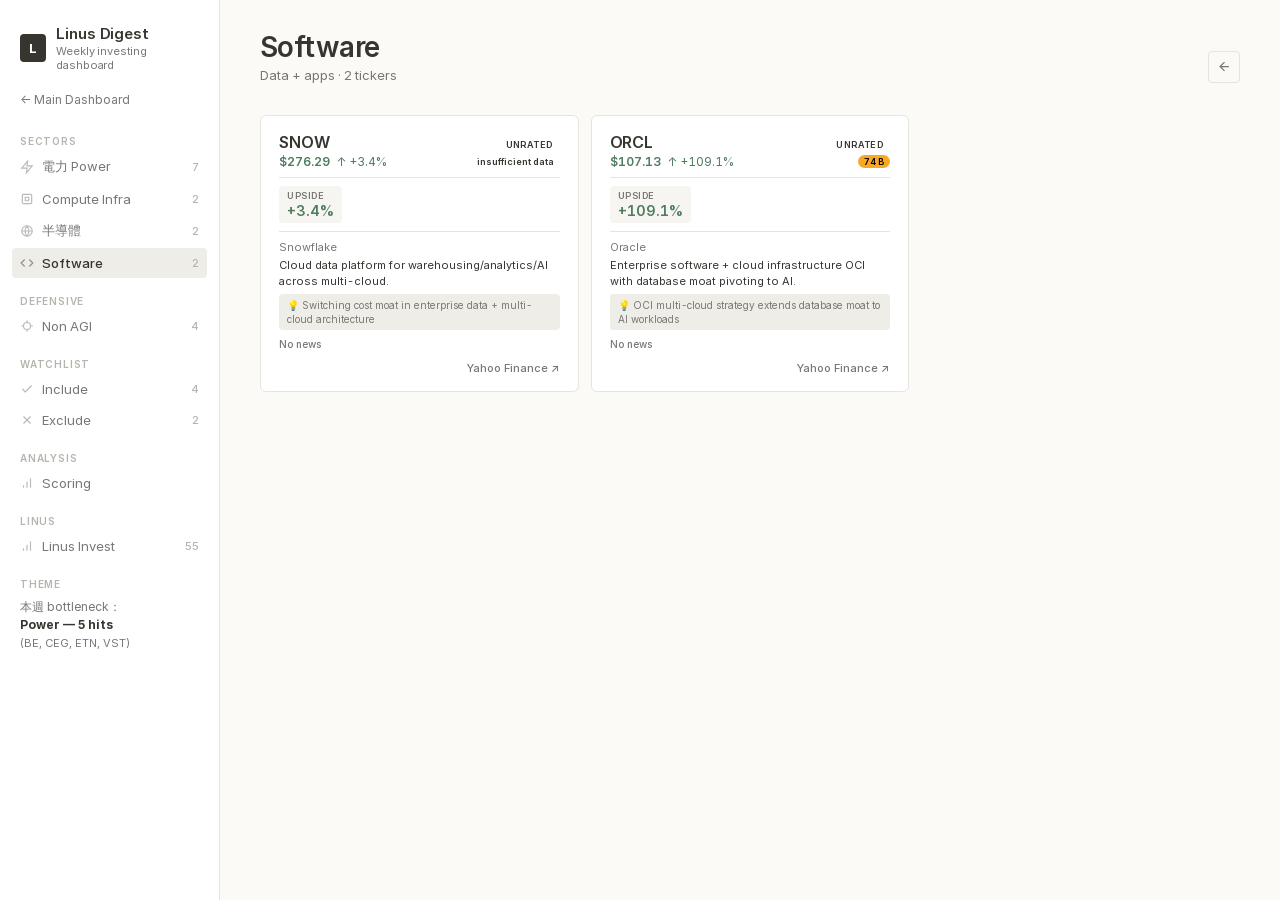
<file: software.html>
<!DOCTYPE html>
<html lang="zh-HK">
<head>
<!-- cache-bust 2026-07-15: nav-badges dynamic -->
<meta charset="UTF-8">
<meta name="viewport" content="width=device-width, initial-scale=1.0">
<meta http-equiv="Cache-Control" content="no-cache, no-store, must-revalidate">
<meta http-equiv="Pragma" content="no-cache">
<meta http-equiv="Expires" content="0">
<title>Software — Weekly Investing Digest</title>
<link rel="stylesheet" href="fonts/inter.css">
<link rel="stylesheet" href="fonts/jetbrains.css">
<style>

:root{
/* Notion-inspired warm palette — locked, no dark mode */
--bg:#fbfaf7;--surface:#ffffff;--surface-2:#f6f5f1;--surface-3:#efede7;
--border:#e7e4dd;--border-strong:#d6d2c7;
--text:#37352f;--text-muted:#787774;--text-faint:#b6b4ad;
--accent:#787774;--accent-light:#efede7;
--success:#4d7c5e;--success-light:#e8f0ea;
--warning:#b08d4a;--warning-light:#f5eeda;
--error:#b34747;--error-light:#f5e7e7;
--purple:#8b7dbe;--purple-light:#f0edf8;
--teal:#4a7d8b;--teal-light:#e8eff1;
--tier1:#37352f;--tier2:#787774;--tier3:#b08d4a;--tier4:#8b7dbe;
--radius-sm:4px;--radius-md:6px;--radius-lg:8px;
--shadow:0 1px 2px rgba(0,0,0,0.04);

  /* Emil Kowalski / Apple motion tokens — added 2026-07-25 EMIL-POLISH:TOKENS */
  --fluid:  cubic-bezier(0.16, 1, 0.3, 1);
  --snap:   cubic-bezier(0.32, 0.72, 0, 1);
  --ease-out-quad: cubic-bezier(0.25, 0.46, 0.45, 0.94);
  --d-tap:  100ms;
  --d-fast: 200ms;
  --d-base: 300ms;
  --d-fluid: 400ms;
  --press-scale: 0.98;
}
*,*::before,*::after{box-sizing:border-box;margin:0;padding:0;}
html{-webkit-font-smoothing:antialiased;}
body{font-family:'Inter',-apple-system,BlinkMacSystemFont,sans-serif;font-size:14px;color:var(--text);background:var(--bg);min-height:100vh;font-feature-settings:'tnum' 1;}
a{color:inherit;text-decoration:none;}
button{cursor:pointer;background:none;border:none;font:inherit;color:inherit;}

/* SIDEBAR */
.app{display:flex;min-height:100vh;align-items:flex-start;}
.sidebar{width:220px;background:var(--surface);border-right:1px solid var(--border);padding:24px 12px;flex-shrink:0;position:sticky;top:0;height:100vh;overflow-y:auto;transition:transform var(--d-base) var(--fluid);}
.sidebar-logo{font-size:15px;font-weight:600;letter-spacing:-0.01em;padding:0 8px 20px;display:flex;align-items:center;gap:10px;}
.logo-mark{width:28px;height:28px;background:var(--text);border-radius:4px;display:flex;align-items:center;justify-content:center;color:var(--surface);font-weight:700;font-size:13px;}
.logo-sub{font-size:11px;color:var(--text-muted);font-weight:400;margin-top:1px;}
.nav-section{font-size:10px;font-weight:600;color:var(--text-faint);letter-spacing:0.08em;text-transform:uppercase;padding:16px 8px 4px;}
.nav-item{display:flex;align-items:center;gap:8px;padding:7px 8px;border-radius:var(--radius-sm);font-size:13px;color:var(--text-muted);cursor:pointer;margin-bottom:1px;font-weight:400;transition:background var(--d-fast) var(--fluid),color var(--d-fast) var(--fluid);}
.nav-item:hover{background:var(--surface-2);color:var(--text);}
.nav-item.active{background:var(--surface-3);color:var(--text);font-weight:500;}
.nav-item svg{width:14px;height:14px;flex-shrink:0;opacity:0.5;}
.nav-item:hover svg{opacity:0.8;}
.nav-badge{margin-left:auto;font-size:11px;font-weight:500;color:var(--text-faint);font-variant-numeric:tabular-nums;}
.nav-item-ext{display:flex;align-items:center;gap:8px;padding:7px 8px;border-radius:var(--radius-sm);font-size:13px;color:var(--text-muted);cursor:pointer;margin-bottom:1px;transition:background var(--d-fast) var(--fluid),color var(--d-fast) var(--fluid);}
.nav-item-ext:hover{background:var(--surface-2);color:var(--text);}
.nav-item-ext.active{background:var(--surface-3);color:var(--text);font-weight:500;}
.nav-item-ext svg{width:14px;height:14px;flex-shrink:0;opacity:0.5;}

/* MAIN */
.main{flex:1;min-width:0;padding:32px 40px 64px;max-width:1200px;}
.topbar{display:flex;align-items:flex-end;justify-content:space-between;margin-bottom:32px;}
.topbar-left h1{font-size:28px;font-weight:600;letter-spacing:-0.02em;line-height:1.1;}
.topbar-left .subtitle{font-size:13px;color:var(--text-muted);margin-top:4px;font-weight:400;}
.topbar-right{display:flex;align-items:center;gap:8px;}
.icon-btn{width:32px;height:32px;border-radius:var(--radius-sm);display:flex;align-items:center;justify-content:center;color:var(--text-muted);border:1px solid var(--border);}
.icon-btn:hover{background:var(--surface-2);color:var(--text);}
.icon-btn svg{width:15px;height:15px;}

/* KPI */
.kpi-grid{display:grid;grid-template-columns:repeat(4,1fr);gap:12px;margin-bottom:32px;}
.kpi-card{background:var(--surface);border-radius:var(--radius-md);padding:18px 20px;border:1px solid var(--border);}
.kpi-card.featured{background:var(--surface-3);border-color:var(--border-strong);}
.kpi-label{font-size:11px;font-weight:500;color:var(--text-muted);margin-bottom:6px;}
.kpi-value{font-size:28px;font-weight:600;letter-spacing:-0.02em;font-variant-numeric:tabular-nums;line-height:1;}
.kpi-meta{font-size:11px;color:var(--text-muted);margin-top:6px;font-variant-numeric:tabular-nums;}
.kpi-delta{display:inline-flex;align-items:center;gap:3px;font-weight:500;}
.delta-up{color:var(--success);}.delta-down{color:var(--error);}.delta-neutral{color:var(--text-muted);}

/* SECTION */
.section{margin-bottom:32px;}
.section-header{display:flex;align-items:baseline;justify-content:space-between;margin-bottom:12px;}
.section-title{font-size:16px;font-weight:600;letter-spacing:-0.01em;}
.section-meta{font-size:11px;color:var(--text-muted);}

/* SECTOR CARDS */
.sector-grid{display:grid;grid-template-columns:repeat(auto-fill,minmax(260px,1fr));gap:12px;}
.sector-card{background:var(--surface);border-radius:var(--radius-md);padding:16px 18px;border:1px solid var(--border);cursor:pointer;transition:border-color var(--d-fast) var(--fluid),background var(--d-fast) var(--fluid);}
.sector-card:hover{border-color:var(--border-strong);background:var(--surface-2);}
.sector-card-head{display:flex;align-items:center;justify-content:space-between;margin-bottom:8px;}
.sector-name{font-size:13px;font-weight:600;}
.sector-tier-badge{font-size:9px;font-weight:600;padding:2px 7px;border-radius:3px;letter-spacing:0.05em;text-transform:uppercase;}
.tier-1{background:var(--tier1);color:var(--bg);}
.tier-2{background:var(--accent-light);color:var(--accent);}
.tier-3{background:var(--warning-light);color:var(--warning);}
.tier-4{background:var(--purple-light);color:var(--purple);}
.sector-tickers{display:flex;flex-wrap:wrap;gap:4px;margin-bottom:8px;}
.ticker-chip{font-size:11px;font-weight:500;padding:2px 7px;border-radius:3px;background:var(--surface-2);color:var(--text);font-variant-numeric:tabular-nums;}
.ticker-chip.up{background:var(--success-light);color:var(--success);}
.ticker-chip.down{background:var(--error-light);color:var(--error);}
.sector-meta{font-size:10px;color:var(--text-muted);display:flex;justify-content:space-between;}

/* TICKER CARDS */
.ticker-grid{display:grid;grid-template-columns:repeat(auto-fill,minmax(300px,1fr));gap:12px;}
.ticker-card{background:var(--surface);border-radius:var(--radius-md);padding:16px 18px;border:1px solid var(--border);cursor:pointer;transition:border-color var(--d-fast) var(--fluid),background var(--d-fast) var(--fluid);}
.ticker-card:hover{border-color:var(--border-strong);background:var(--surface-2);}
.ticker-head{display:flex;align-items:baseline;justify-content:space-between;margin-bottom:2px;}
.ticker-symbol{font-size:16px;font-weight:600;letter-spacing:-0.01em;font-variant-numeric:tabular-nums;}
.ticker-name{font-size:11px;color:var(--text-muted);margin-bottom:4px;}
.ticker-desc{font-size:11px;color:var(--text);line-height:1.45;margin-bottom:4px;}
.ticker-why{font-size:10px;color:var(--accent);line-height:1.4;padding:4px 8px;background:var(--accent-light);border-radius:var(--radius-sm);margin-bottom:8px;}
.ticker-news-count{font-size:10px;font-weight:500;color:var(--text-muted);font-variant-numeric:tabular-nums;}
.ticker-signal{font-size:12px;color:var(--text);line-height:1.5;padding-top:10px;border-top:1px solid var(--border);margin-top:8px;}
.ticker-signal-label{font-size:10px;font-weight:600;color:var(--text-muted);text-transform:uppercase;letter-spacing:0.06em;margin-bottom:3px;}
/* FUNDAMENTALS ROW */
.ticker-fund-row{display:flex;flex-wrap:wrap;gap:6px;margin:8px 0;padding:8px 0;border-top:1px solid var(--border);border-bottom:1px solid var(--border);}
.ticker-fund{display:inline-flex;flex-direction:column;gap:1px;background:var(--surface-2);padding:4px 8px;border-radius:var(--radius-sm);min-width:54px;}
.ticker-fund-label{font-size:9px;font-weight:600;color:var(--text-muted);text-transform:uppercase;letter-spacing:0.06em;}
.ticker-fund .up-pos{color:var(--success);font-weight:600;}
.ticker-fund .up-neg{color:var(--error);font-weight:600;}
.ticker-head .ticker-symbol a{color:inherit;text-decoration:none;}
.ticker-head .ticker-symbol a:hover{color:var(--accent);text-decoration:underline;}
.ticker-yahoo{margin-top:8px;text-align:right;}
.ticker-yahoo a{font-size:11px;color:var(--accent);text-decoration:none;font-weight:500;}
.ticker-yahoo a:hover{text-decoration:underline;color:var(--text);}


/* SIGNAL LIST */
.signal-list{display:grid;grid-template-columns:1fr 1fr;gap:12px;}
.signal-col{background:var(--surface);border-radius:var(--radius-md);padding:18px;border:1px solid var(--border);}
.signal-col-head{display:flex;align-items:center;gap:6px;font-size:13px;font-weight:600;margin-bottom:12px;}
.signal-col-head .dot{width:6px;height:6px;border-radius:50%;}
.dot-include{background:var(--success);}.dot-exclude{background:var(--error);}
.signal-row{display:flex;align-items:center;justify-content:space-between;padding:8px 0;border-top:1px solid var(--border);}
.signal-row:first-of-type{border-top:none;}
.signal-ticker{font-size:12px;font-weight:600;font-variant-numeric:tabular-nums;}
.signal-tag{font-size:10px;color:var(--text-muted);font-weight:400;}
.signal-upside{font-size:12px;font-weight:600;font-variant-numeric:tabular-nums;}
.upside-up{color:var(--success);}.upside-down{color:var(--error);}

/* BUCKET BARS */
.bucket-bars{background:var(--surface);border-radius:var(--radius-md);padding:18px;border:1px solid var(--border);}
.bucket-row{display:flex;align-items:center;gap:10px;padding:6px 0;}
.bucket-label{font-size:12px;font-weight:500;width:100px;}
.bucket-bar-wrap{flex:1;height:4px;background:var(--surface-3);border-radius:2px;overflow:hidden;}
.bucket-bar{height:100%;background:var(--text-muted);border-radius:2px;transition:width 0.8s cubic-bezier(0.16,1,0.3,1);}
.bucket-val{font-size:12px;font-weight:600;width:28px;text-align:right;font-variant-numeric:tabular-nums;color:var(--text-muted);}

/* LINUS TAKE */
.linus-overview{background:var(--surface);border-radius:var(--radius-md);padding:20px 24px;border:1px solid var(--border);margin-bottom:20px;border-left:3px solid var(--accent);}
.linus-overview-header{display:flex;align-items:center;gap:8px;margin-bottom:14px;font-size:12px;font-weight:600;color:var(--text-muted);letter-spacing:0.03em;text-transform:uppercase;}
.linus-overview-body{display:flex;flex-direction:column;gap:12px;}
.linus-overview-item{display:flex;align-items:flex-start;gap:10px;font-size:13px;line-height:1.65;color:var(--text);}
.linus-dot{width:5px;height:5px;border-radius:50%;background:var(--text-muted);flex-shrink:0;margin-top:8px;}

/* PRICE / SCORE IN DETAIL */
.detail-price-row{display:flex;align-items:center;gap:16px;margin-bottom:16px;padding:12px 16px;background:var(--surface-2);border-radius:8px;}
.detail-price{font-size:24px;font-weight:600;}
.detail-trend{font-size:14px;color:var(--text-muted);}
.detail-score-badge{font-size:12px;padding:4px 10px;border-radius:12px;font-weight:600;}
.grade-A{background:#1b5e20;color:#fff;}
.grade-B-plus{background:#2e7d32;color:#fff;}
.grade-B{background:#f9a825;color:#000;}
.grade-B-minus{background:#ef6c00;color:#fff;}
.grade-C-plus{background:#d84315;color:#fff;}

/* SCORING PAGE */
.scoring-section{margin-bottom:28px;}
.scoring-section h2{font-size:16px;font-weight:600;margin-bottom:10px;}
.scoring-section p{font-size:13px;color:var(--text-muted);line-height:1.6;margin-bottom:8px;}
.scoring-dims{display:grid;grid-template-columns:repeat(auto-fill,minmax(200px,1fr));gap:8px;margin-bottom:20px;}
.scoring-dim{background:var(--surface);border:1px solid var(--border);border-radius:var(--radius-md);padding:14px 16px;}
.scoring-dim-name{font-size:12px;font-weight:600;margin-bottom:2px;}
.scoring-dim-pts{font-size:20px;font-weight:600;color:var(--text-muted);}
.scoring-dim-desc{font-size:10px;color:var(--text-faint);margin-top:2px;}
.grade-table{width:100%;border-collapse:collapse;font-size:12px;margin-bottom:20px;}
.grade-table th,.grade-table td{padding:6px 10px;text-align:left;border-bottom:1px solid var(--border);}
.grade-table th{font-weight:600;color:var(--text-muted);font-size:10px;text-transform:uppercase;letter-spacing:0.05em;}
.rank-table{width:100%;border-collapse:collapse;font-size:12px;}
.rank-table th{padding:6px 10px;text-align:left;border-bottom:1px solid var(--border);font-weight:600;color:var(--text-muted);font-size:10px;text-transform:uppercase;letter-spacing:0.05em;}
.rank-table td{padding:6px 10px;border-bottom:1px solid var(--border);}
.rank-num{color:var(--text-faint);font-weight:500;width:24px;text-align:right;}

/* TICKER CARD PRICE */
.ticker-price-row{display:flex;align-items:center;gap:6px;margin-bottom:6px;font-size:12px;}
.ticker-price{font-weight:600;font-variant-numeric:tabular-nums;}
.ticker-price-up{color:var(--success);}
.ticker-price-down{color:var(--error);}
.ticker-score{font-size:9px;padding:1px 6px;border-radius:8px;font-weight:600;margin-left:auto;}

/* DETAIL VIEW */
.panel-view{display:none;}
.panel-view.active{display:block;}
.back-btn{display:inline-flex;align-items:center;gap:4px;font-size:12px;color:var(--text-muted);cursor:pointer;margin-bottom:16px;font-weight:400;background:none;border:none;padding:0;}
.back-btn:hover{color:var(--text);text-decoration:underline;}
.detail-head{background:var(--surface);border-radius:var(--radius-md);padding:24px;border:1px solid var(--border);margin-bottom:20px;}
.detail-head-row{display:flex;align-items:baseline;justify-content:space-between;margin-bottom:8px;}
.detail-symbol{font-size:36px;font-weight:600;letter-spacing:-0.02em;font-variant-numeric:tabular-nums;}
.detail-name{font-size:14px;color:var(--text-muted);}
.detail-desc{font-size:13px;color:var(--text);line-height:1.5;margin-top:8px;padding:0 0 4px 0;}
.detail-why{font-size:12px;color:var(--accent);line-height:1.5;padding:8px 10px;background:var(--accent-light);border-radius:var(--radius-sm);margin:8px 0 12px 0;}
.detail-news-list{background:var(--surface);border-radius:var(--radius-md);border:1px solid var(--border);overflow:hidden;}
.detail-news-item{padding:14px 18px;border-bottom:1px solid var(--border);cursor:pointer;transition:background var(--d-fast) var(--fluid);}
.detail-news-item:last-child{border-bottom:none;}
.detail-news-item:hover{background:var(--surface-2);}
.detail-news-meta{display:flex;align-items:center;gap:8px;margin-bottom:4px;font-size:10px;color:var(--text-muted);}
.detail-news-source{font-weight:600;color:var(--text);}
.detail-news-title{font-size:13px;font-weight:400;line-height:1.4;}

/* MOBILE */
.menu-toggle{display:none;}
.sidebar-overlay{display:none;}
@media (max-width:1024px){.kpi-grid{grid-template-columns:repeat(2,1fr);}.signal-list{grid-template-columns:1fr;}}
@media (max-width:768px){
.menu-toggle{display:flex;position:fixed;top:12px;left:12px;z-index:99;width:36px;height:36px;background:var(--surface);border:1px solid var(--border);border-radius:var(--radius-sm);align-items:center;justify-content:center;color:var(--text);}
.sidebar-overlay{display:block;position:fixed;inset:0;background:rgba(0,0,0,0.3);z-index:50;opacity:0;pointer-events:none;transition:opacity var(--d-base) var(--fluid);}
.sidebar-overlay.active{opacity:1;pointer-events:auto;}
.sidebar{position:fixed;left:0;top:0;z-index:60;transform:translateX(-100%);width:260px;}
.sidebar.open{transform:translateX(0);}
.main{padding:56px 16px 48px;}
.topbar-left h1{font-size:22px;}
.kpi-value{font-size:22px;}
}


/* === EMIL-POLISH:PRESS — scale(0.98) on :active for tactile feedback === */
.nav-item:active, .nav-item-ext:active,
.sector-card:active, .ticker-card:active,
.news-card:active, .detail-news-item:active,
.icon-btn:active, .back-btn:active {
  transform: scale(var(--press-scale));
  transition: transform 80ms var(--snap);
}


/* === EMIL-POLISH:HOVER-GATE — touch devices don't fire false hovers === */
@media (hover: hover) and (pointer: fine) {
  .nav-item:hover, .nav-item-ext:hover, .icon-btn:hover { background: var(--surface-2); color: var(--text); }
  .nav-item:hover svg { opacity: 0.8; }
  .sector-card:hover, .ticker-card:hover, .news-card:hover { border-color: var(--border-strong); background: var(--surface-2); }
  .detail-news-item:hover, .back-btn:hover { background: var(--surface-2); color: var(--text); }
  .ticker-head .ticker-symbol a:hover { color: var(--accent); text-decoration: underline; }
  .ticker-yahoo a:hover { text-decoration: underline; color: var(--text); }
}


/* === EMIL-POLISH:REDUCED-MOTION — respect OS setting === */
@media (prefers-reduced-motion: reduce) {
  *, *::before, *::after {
    transition-duration: 0.01ms !important;
    animation-duration: 0.01ms !important;
    animation-iteration-count: 1 !important;
  }
}


/* === EMIL-POLISH:STAGGER — sector-card cascade mount === */
@keyframes emil-fade-in {
  from { opacity: 0; transform: translateY(8px); }
  to   { opacity: 1; transform: translateY(0); }
}
.sector-card { animation: emil-fade-in var(--d-base) var(--fluid) backwards; }
.sector-card:nth-child(1) { animation-delay: 0ms; }
.sector-card:nth-child(2) { animation-delay: 50ms; }
.sector-card:nth-child(3) { animation-delay: 100ms; }
.sector-card:nth-child(4) { animation-delay: 150ms; }
.sector-card:nth-child(5) { animation-delay: 200ms; }
.sector-card:nth-child(6) { animation-delay: 250ms; }

</style>
<script src="data.js?v=20261127c"></script>
</head>
<body>
<div class="app">
  <aside class="sidebar" id="sidebar">
    <div class="sidebar-logo">
      <div class="logo-mark">L</div>
      <div>
        <div>Linus Digest</div>
        <div class="logo-sub">Weekly investing dashboard</div>
      </div>
    </div>
    <div style="padding:0 8px 12px;"><a href="index.html" style="font-size:12px;color:var(--text-muted);display:flex;align-items:center;gap:4px;">← Main Dashboard</a></div>
    <nav>
      <div class="nav-section">Sectors</div>
      <div class="nav-item" onclick="location.href='power.html'"><svg viewBox="0 0 24 24" fill="none" stroke="currentColor" stroke-width="2"><path d="M13 2L3 14h9l-1 8 10-12h-9l1-8z"/></svg>電力 Power<span class="nav-badge" data-sector="power"">6</span></div>
      <div class="nav-item" onclick="location.href='compute.html'"><svg viewBox="0 0 24 24" fill="none" stroke="currentColor" stroke-width="2"><rect x="4" y="4" width="16" height="16" rx="2"/><path d="M9 9h6v6H9z"/></svg>Compute Infra<span class="nav-badge" data-sector="compute"">2</span></div>
      <div class="nav-item" onclick="location.href='semis.html'"><svg viewBox="0 0 24 24" fill="none" stroke="currentColor" stroke-width="2"><circle cx="12" cy="12" r="9"/><path d="M3 12h18M12 3a14 14 0 0 1 0 18M12 3a14 14 0 0 0 0 18"/></svg>半導體<span class="nav-badge" data-sector="semis"">2</span></div>
      <div class="nav-item active" onclick="location.href='software.html'"><svg viewBox="0 0 24 24" fill="none" stroke="currentColor" stroke-width="2"><polyline points="16 18 22 12 16 6"/><polyline points="8 6 2 12 8 18"/></svg>Software<span class="nav-badge" data-sector="software"">2</span></div>
      <div class="nav-section">Defensive</div>
      <div class="nav-item" onclick="location.href='nonagi.html'"><svg viewBox="0 0 24 24" fill="none" stroke="currentColor" stroke-width="2"><circle cx="12" cy="12" r="6"/><path d="M12 2v4M12 18v4M2 12h4M18 12h4"/></svg>Non AGI<span class="nav-badge" data-sector="nonagi"">4</span></div>
      <div class="nav-section">Watchlist</div>
      <div class="nav-item" onclick="location.href='index.html#include'"><svg viewBox="0 0 24 24" fill="none" stroke="currentColor" stroke-width="2"><polyline points="20 6 9 17 4 12"/></svg>Include<span class="nav-badge" data-static="include"">4</span></div>
      <div class="nav-item" onclick="location.href='index.html#exclude'"><svg viewBox="0 0 24 24" fill="none" stroke="currentColor" stroke-width="2"><line x1="18" y1="6" x2="6" y2="18"/><line x1="6" y1="6" x2="18" y2="18"/></svg>Exclude<span class="nav-badge" data-static="exclude"">2</span></div>
      <div class="nav-section">Analysis</div>
      <div class="nav-item" onclick="location.href='index.html#scoring'"><svg viewBox="0 0 24 24" fill="none" stroke="currentColor" stroke-width="2"><path d="M12 20V10"/><path d="M18 20V4"/><path d="M6 20v-4"/></svg><span>Scoring</span></div>
      <div class="nav-section">Linus</div>
      <div class="nav-item-ext" onclick="location.href='linus-invest.html'"><svg viewBox="0 0 24 24" fill="none" stroke="currentColor" stroke-width="2"><path d="M12 20V10"/><path d="M18 20V4"/><path d="M6 20v-4"/></svg><span>Linus Invest</span><span class="nav-badge">55</span></div>
      <div class="nav-section">Theme</div>
      <div style="padding:4px 8px;font-size:12px;color:var(--text-muted);line-height:1.5;">本週 bottleneck：<br><strong style="color:var(--text);">Power — 5 hits</strong><br><span style="font-size:11px;">(BE, CEG, ETN, VST)</span></div>
    </nav>
  </aside>
  <main class="main">
    <div class="topbar">
      <div class="topbar-left"><h1>Software</h1><div class="subtitle">Data + apps · 2 tickers</div></div>
      <div class="topbar-right"><button class="icon-btn" onclick="location.href='index.html'" title="Back to Dashboard"><svg width="15" height="15" viewBox="0 0 24 24" fill="none" stroke="currentColor" stroke-width="2"><path d="M19 12H5M12 19l-7-7 7-7"/></svg></button></div>
    </div>
    <div class="ticker-grid" id="tickerGrid"></div>
  </main>
</div>
<script>
var tickers = ['SNOW','ORCL'];
renderSectorGrid('tickerGrid', tickers);
</script>
<script>
// NAV BADGES — dynamic from SECTORS[] / INCLUDE[] / EXCLUDE[] / TICKERS[]
// Replaces hardcoded counts. Single source of truth = data.js.
(function(){
  try {
    document.querySelectorAll('[data-sector]').forEach(function(el){
      var sec = el.getAttribute('data-sector');
      if (typeof SECTORS !== 'undefined' && SECTORS[sec]) {
        el.textContent = SECTORS[sec].length;
      }
    });
    document.querySelectorAll('[data-static="include"]').forEach(function(el){
      if (typeof INCLUDE !== 'undefined') el.textContent = INCLUDE.length;
    });
    document.querySelectorAll('[data-static="exclude"]').forEach(function(el){
      if (typeof EXCLUDE !== 'undefined') el.textContent = EXCLUDE.length;
    });
    document.querySelectorAll('[data-static="total"]').forEach(function(el){
      if (typeof TICKERS !== 'undefined') el.textContent = TICKERS.length;
    });
  } catch(e) { console.error('[nav-badge]', e); }
})();
</script>
</body>
</html>
</file>
<file: fonts/inter.css>
/* Inter — self-hosted, Apache-2.0 (c) Rasmus Andersson https://github.com/rsms/inter */
/* Weights: 300 400 500 600 700 — matches the original Google Fonts request */

@font-face {
  font-family: 'Inter';
  font-style: normal;
  font-weight: 300;
  font-display: swap;
  src: url('Inter-300.woff2') format('woff2');
}
@font-face {
  font-family: 'Inter';
  font-style: normal;
  font-weight: 400;
  font-display: swap;
  src: url('Inter-400.woff2') format('woff2');
}
@font-face {
  font-family: 'Inter';
  font-style: normal;
  font-weight: 500;
  font-display: swap;
  src: url('Inter-500.woff2') format('woff2');
}
@font-face {
  font-family: 'Inter';
  font-style: normal;
  font-weight: 600;
  font-display: swap;
  src: url('Inter-600.woff2') format('woff2');
}
@font-face {
  font-family: 'Inter';
  font-style: normal;
  font-weight: 700;
  font-display: swap;
  src: url('Inter-700.woff2') format('woff2');
}
</file>
<file: fonts/jetbrains.css>
/* JetBrains Mono — self-hosted, Apache-2.0 (c) JetBrains https://github.com/JetBrains/JetBrainsMono */
/* Weights: 400 500 700 — matches the original Google Fonts request */

@font-face {
  font-family: 'JetBrains Mono';
  font-style: normal;
  font-weight: 400;
  font-display: swap;
  src: url('JetBrainsMono-400.woff2') format('woff2');
}
@font-face {
  font-family: 'JetBrains Mono';
  font-style: normal;
  font-weight: 500;
  font-display: swap;
  src: url('JetBrainsMono-500.woff2') format('woff2');
}
@font-face {
  font-family: 'JetBrains Mono';
  font-style: normal;
  font-weight: 700;
  font-display: swap;
  src: url('JetBrainsMono-700.woff2') format('woff2');
}
</file>
